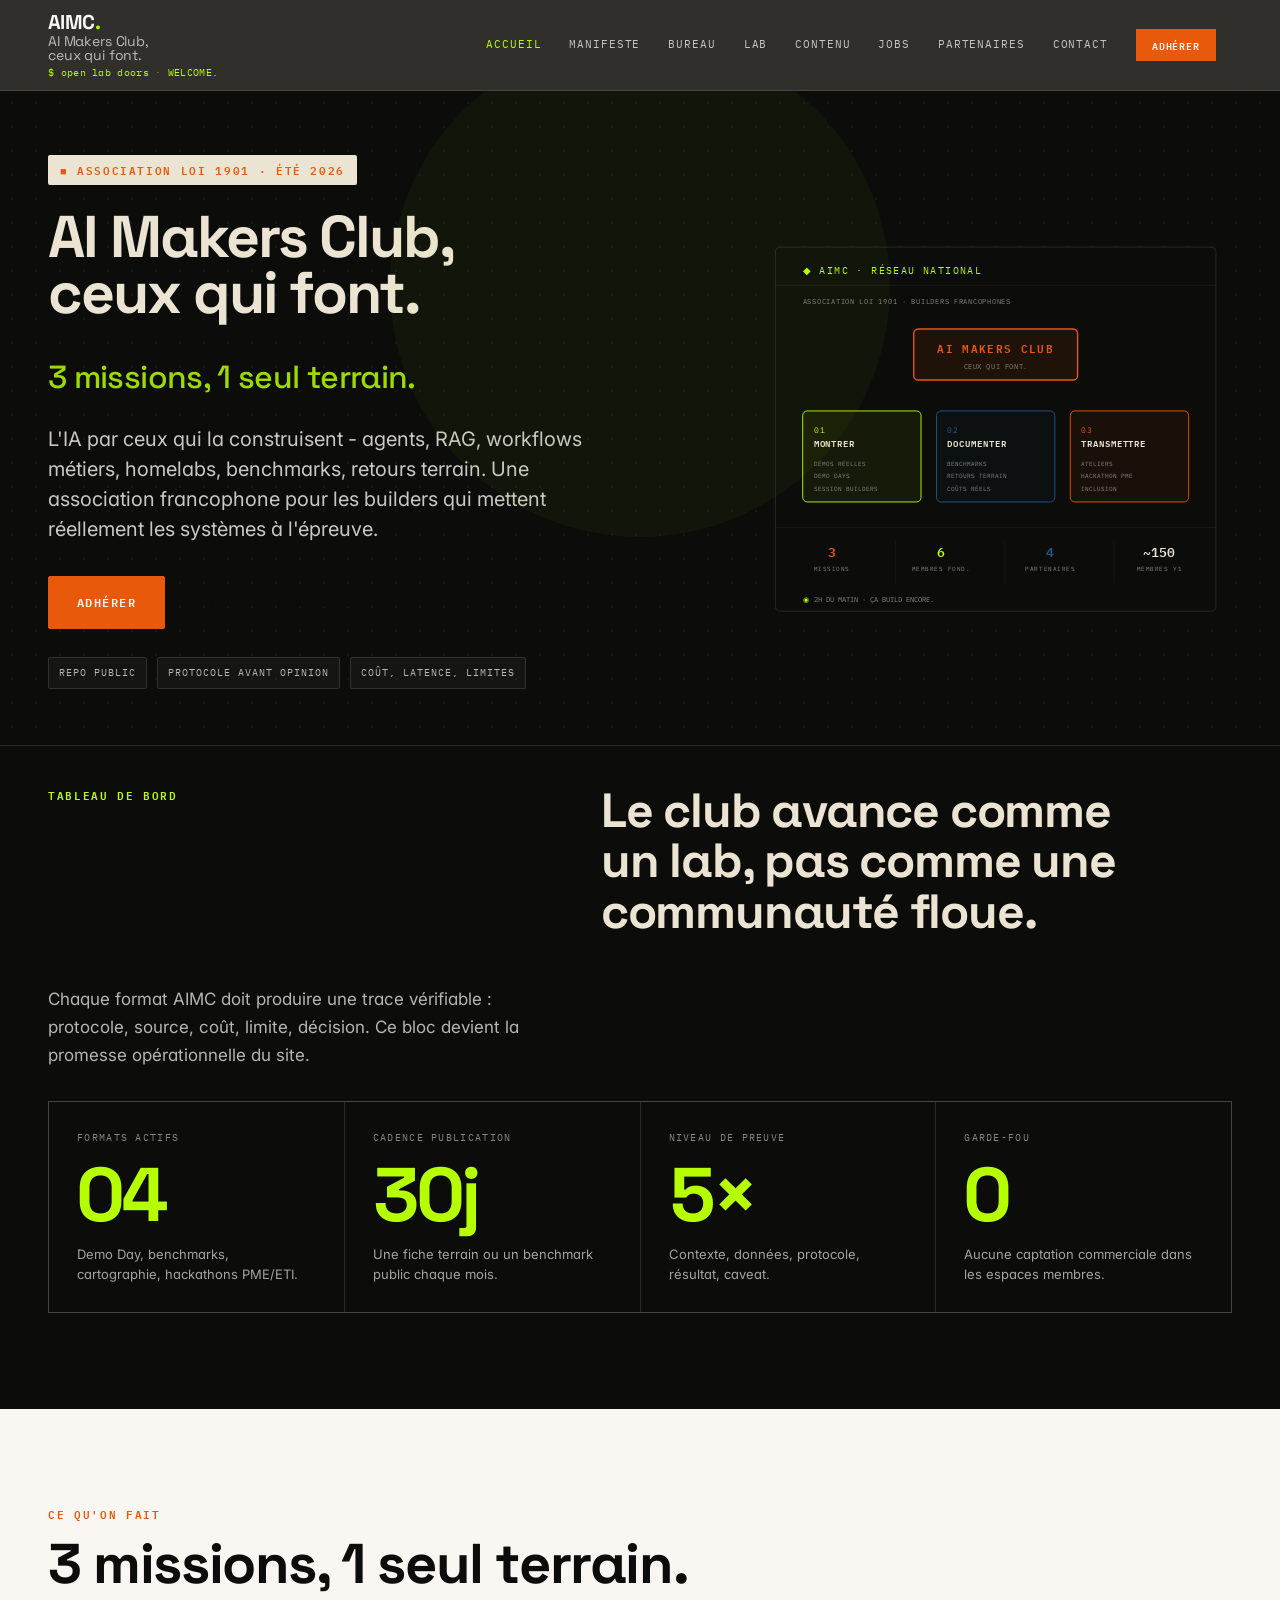
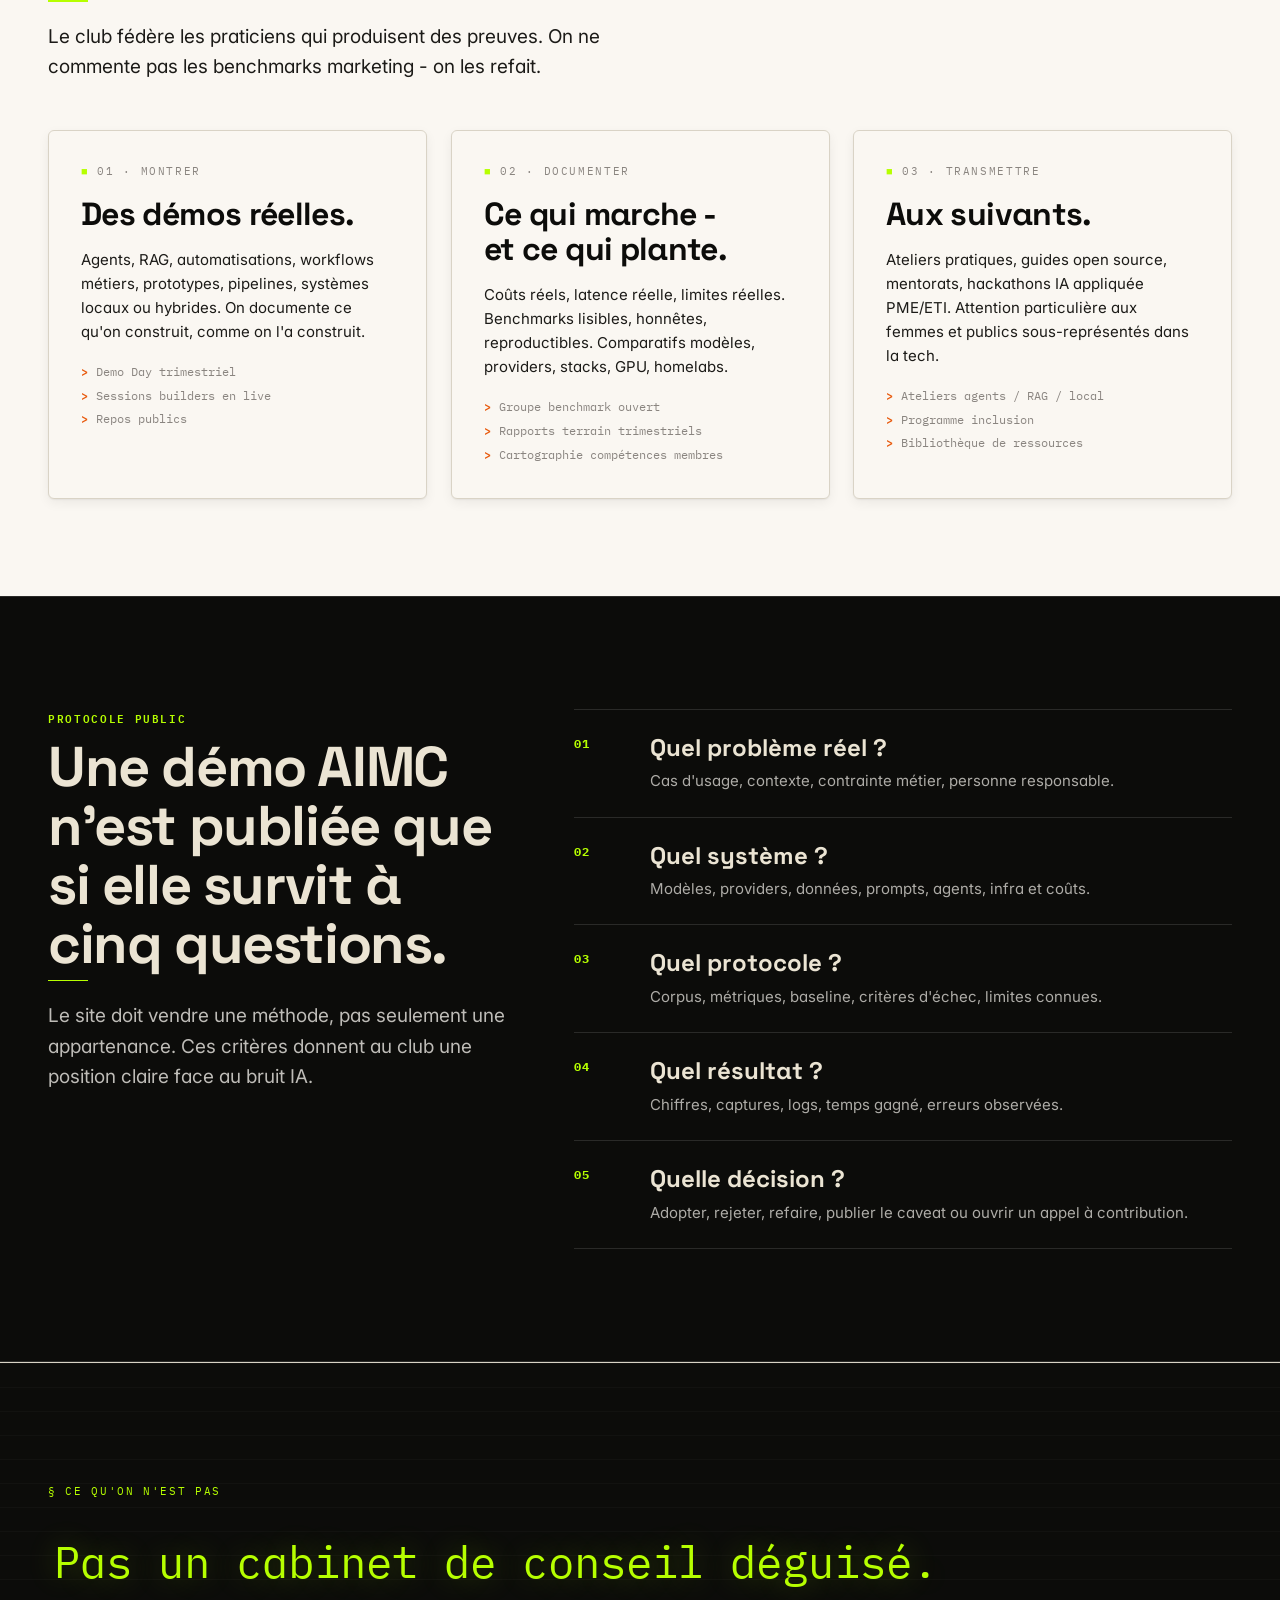
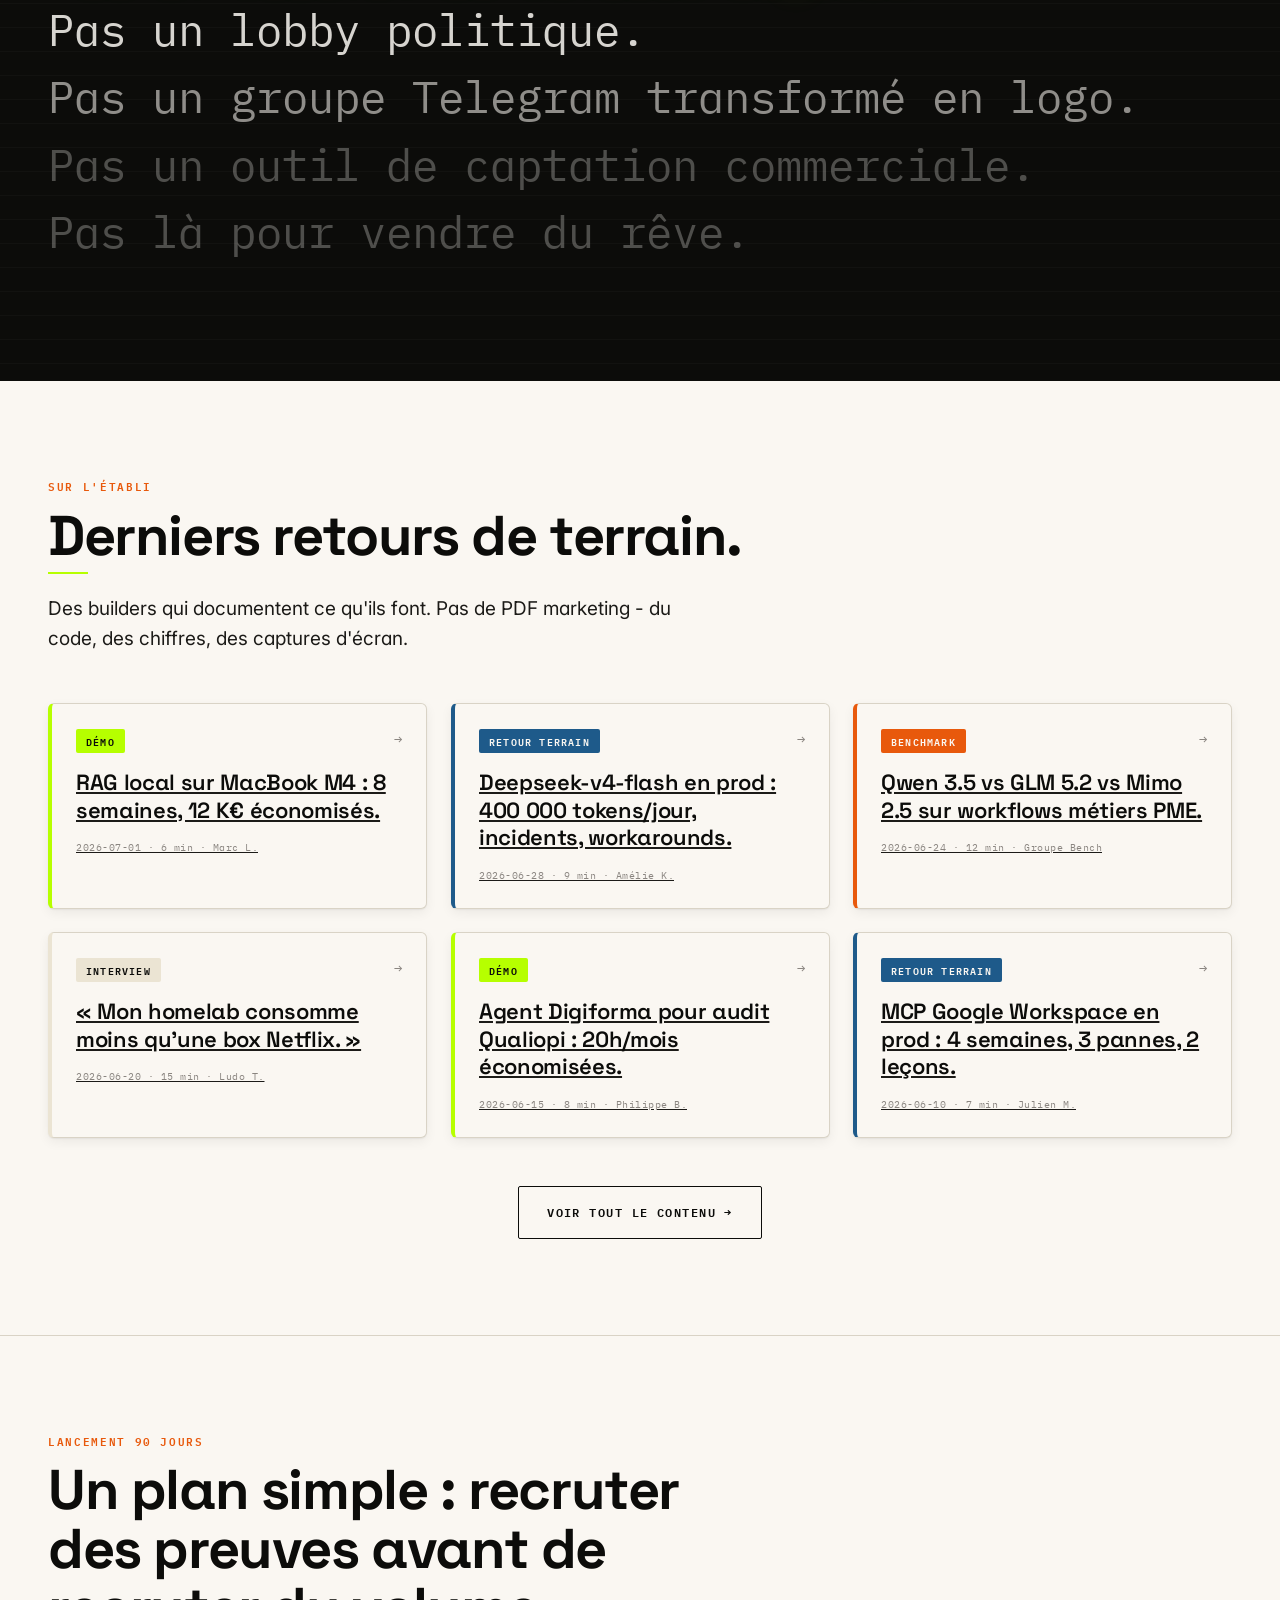
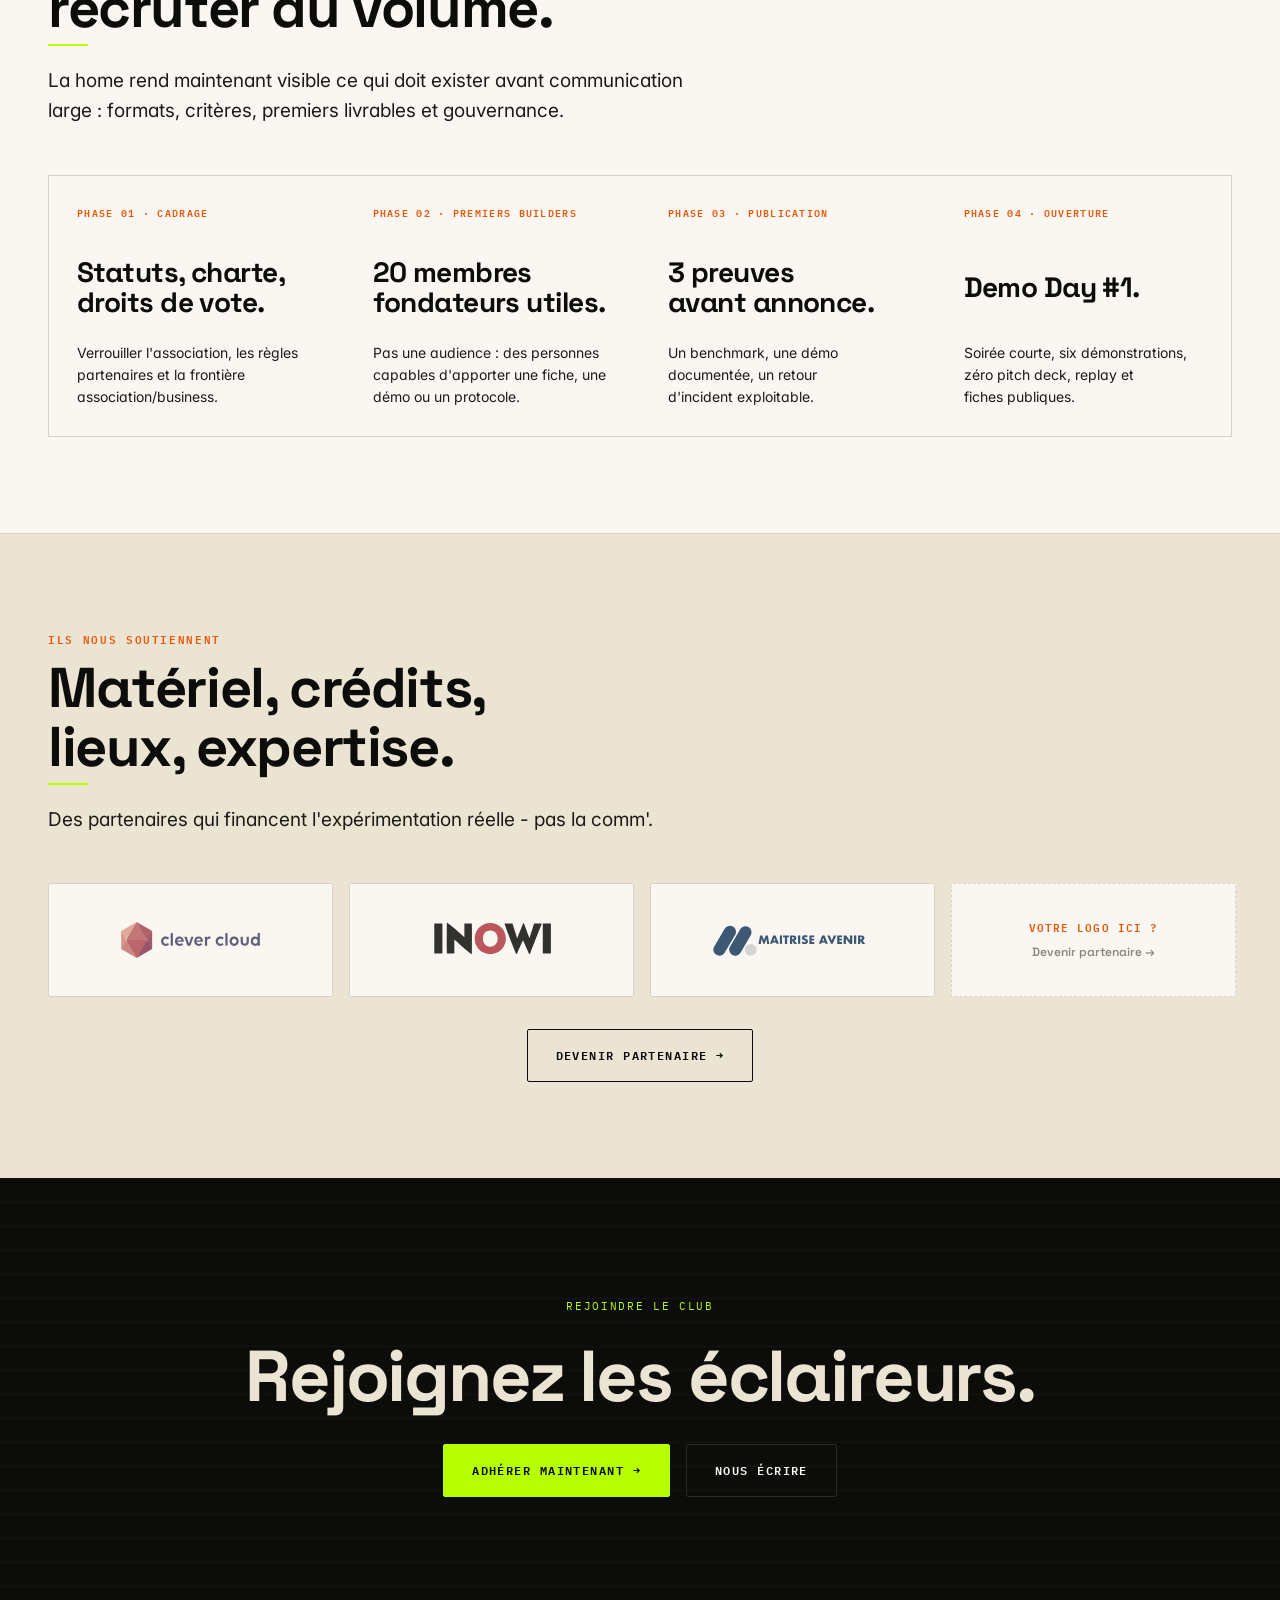
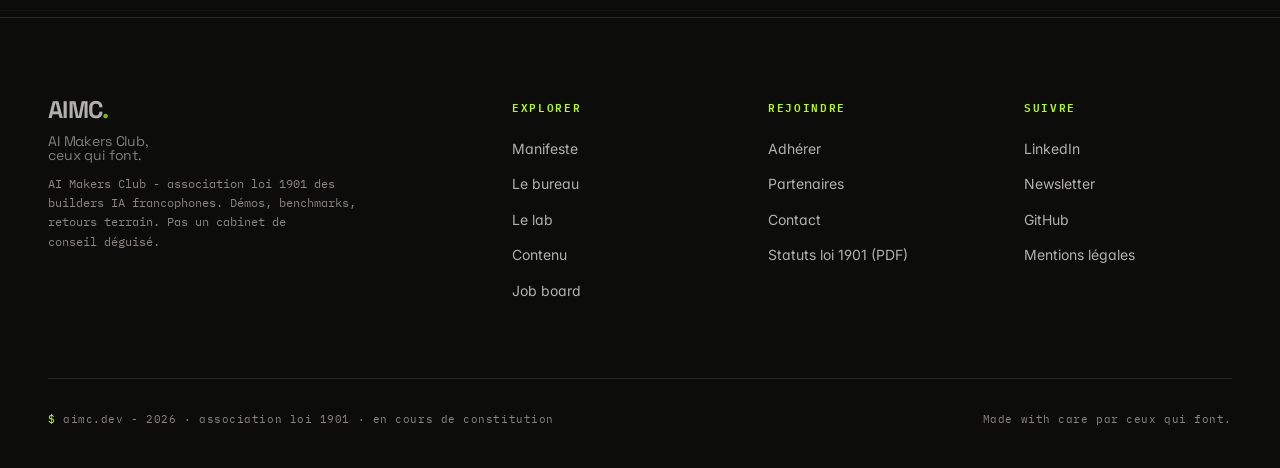
<file: index.html>
<!DOCTYPE html>
<html lang="fr"><head>
<meta charset="UTF-8">
<meta name="robots" content="noindex, nofollow">
<meta name="viewport" content="width=device-width,initial-scale=1.0">
<title>AIMC - AI Makers Club · Ceux qui font.</title>
<meta name="description" content="AI Makers Club - l'association loi 1901 des builders IA francophones. Démos, benchmarks, retours terrain. Pas un cabinet de conseil déguisé.">
<link rel="preconnect" href="https://fonts.gstatic.com" crossorigin>
<link href="https://fonts.googleapis.com/css2?family=Space+Grotesk:wght@300;400;500;600;700&family=Inter:wght@300;400;500;600;700;800;900&family=IBM+Plex+Mono:wght@300;400;500;600;700&display=swap" rel="stylesheet">
<link rel="stylesheet" href="assets/style.css">
<link rel="stylesheet" href="assets/motion.css">
</head>
<body>

<header class="site-header" data-header></header>

<!-- HERO -->
<section class="hero">
 <div class="container">
 <div class="hero-grid">
 <div class="hero-copy">
  <div class="kicker">■ Association loi 1901 · Été 2026</div>
 <h1>AI Makers Club,<br>ceux qui font.</h1>
    <p class="sub-motto">3 missions, 1 seul terrain.</p>
 <p class="sub">L'IA par ceux qui la construisent - agents, RAG, workflows métiers, homelabs, benchmarks, retours terrain. Une association francophone pour les builders qui mettent réellement les systèmes à l'épreuve.</p>

 <div class="actions">
 <a href="adherer.html" class="btn">Adhérer</a>
 <a href="manifeste.html" class="btn btn-outline">Lire le manifeste →</a>
 </div>
 <div class="hero-proof">
 <span>Repo public</span>
 <span>Protocole avant opinion</span>
 <span>Coût, latence, limites</span>
 </div>
 </div>
 <div class="hero-illus" id="hero-illus-slot" aria-hidden="true">
<svg id="illus-crt" xmlns="http://www.w3.org/2000/svg" viewBox="0 0 520 430" fill="none">
 <defs/>
 <!-- main panel -->
 <rect x="18" y="10" width="484" height="400" rx="5" fill="#0C0C0A" stroke="rgba(255,255,255,0.12)" stroke-width="1"/>

 <!-- header -->
 <text x="48" y="40" font-family="'IBM Plex Mono',monospace" font-size="11" fill="var(--lime)" letter-spacing="0.14em">
   <tspan fill="var(--lime)">◆</tspan><tspan dx="8">AIMC · RÉSEAU NATIONAL</tspan>
 </text>
 <line x1="18" y1="52" x2="502" y2="52" stroke="rgba(255,255,255,0.12)" stroke-width="0.5"/>

 <!-- subtitle -->
 <text x="48" y="72" font-family="'IBM Plex Mono',monospace" font-size="8" fill="var(--mute)" letter-spacing="0.1em">ASSOCIATION LOI 1901 · BUILDERS FRANCOPHONES</text>

 <!-- hub card: AIMC central (orange accent) -->
 <rect x="170" y="100" width="180" height="56" rx="5" fill="rgba(232,89,12,0.08)" stroke="var(--orange)" stroke-width="1.5"/>
 <text x="260" y="126" font-family="'IBM Plex Mono',monospace" font-size="12" fill="var(--orange)" text-anchor="middle" letter-spacing="0.12em" font-weight="600">AI MAKERS CLUB</text>
 <text x="260" y="144" font-family="'IBM Plex Mono',monospace" font-size="8" fill="var(--mute)" text-anchor="middle" letter-spacing="0.08em">CEUX QUI FONT.</text>

 <!-- 3 mission cards below hub -->
 <rect x="48" y="190" width="130" height="100" rx="5" fill="rgba(182,255,0,0.06)" stroke="var(--lime)" stroke-width="1"/>
 <text x="60" y="214" font-family="'IBM Plex Mono',monospace" font-size="9" fill="var(--lime)" letter-spacing="0.12em">01</text>
 <text x="60" y="230" font-family="'IBM Plex Mono',monospace" font-size="10" fill="var(--beige)" letter-spacing="0.1em" font-weight="600">MONTRER</text>
 <text x="60" y="250" font-family="'IBM Plex Mono',monospace" font-size="7" fill="var(--mute)">DÉMOS RÉELLES</text>
 <text x="60" y="264" font-family="'IBM Plex Mono',monospace" font-size="7" fill="var(--mute)">DEMO DAYS</text>
 <text x="60" y="278" font-family="'IBM Plex Mono',monospace" font-size="7" fill="var(--mute)">SESSION BUILDERS</text>

 <rect x="195" y="190" width="130" height="100" rx="5" fill="rgba(30,90,138,0.06)" stroke="var(--blue)" stroke-width="1"/>
 <text x="207" y="214" font-family="'IBM Plex Mono',monospace" font-size="9" fill="var(--blue)" letter-spacing="0.12em">02</text>
 <text x="207" y="230" font-family="'IBM Plex Mono',monospace" font-size="10" fill="var(--beige)" letter-spacing="0.1em" font-weight="600">DOCUMENTER</text>
 <text x="207" y="250" font-family="'IBM Plex Mono',monospace" font-size="7" fill="var(--mute)">BENCHMARKS</text>
 <text x="207" y="264" font-family="'IBM Plex Mono',monospace" font-size="7" fill="var(--mute)">RETOURS TERRAIN</text>
 <text x="207" y="278" font-family="'IBM Plex Mono',monospace" font-size="7" fill="var(--mute)">COÛTS RÉELS</text>

 <rect x="342" y="190" width="130" height="100" rx="5" fill="rgba(232,89,12,0.06)" stroke="var(--orange)" stroke-width="1"/>
 <text x="354" y="214" font-family="'IBM Plex Mono',monospace" font-size="9" fill="var(--orange)" letter-spacing="0.12em">03</text>
 <text x="354" y="230" font-family="'IBM Plex Mono',monospace" font-size="10" fill="var(--beige)" letter-spacing="0.1em" font-weight="600">TRANSMETTRE</text>
 <text x="354" y="250" font-family="'IBM Plex Mono',monospace" font-size="7" fill="var(--mute)">ATELIERS</text>
 <text x="354" y="264" font-family="'IBM Plex Mono',monospace" font-size="7" fill="var(--mute)">HACKATHON PME</text>
 <text x="354" y="278" font-family="'IBM Plex Mono',monospace" font-size="7" fill="var(--mute)">INCLUSION</text>

 <!-- bottom: key stats row -->
 <line x1="18" y1="318" x2="502" y2="318" stroke="rgba(255,255,255,0.12)" stroke-width="0.5"/>

 <text x="80" y="350" font-family="'IBM Plex Mono',monospace" font-size="14" fill="var(--orange)" text-anchor="middle" font-weight="600">3</text>
 <text x="80" y="366" font-family="'IBM Plex Mono',monospace" font-size="7" fill="var(--mute)" text-anchor="middle" letter-spacing="0.08em">MISSIONS</text>

 <line x1="150" y1="332" x2="150" y2="380" stroke="rgba(255,255,255,0.08)" stroke-width="0.5"/>

 <text x="200" y="350" font-family="'IBM Plex Mono',monospace" font-size="14" fill="var(--lime)" text-anchor="middle" font-weight="600">6</text>
 <text x="200" y="366" font-family="'IBM Plex Mono',monospace" font-size="7" fill="var(--mute)" text-anchor="middle" letter-spacing="0.08em">MEMBRES FOND.</text>

 <line x1="270" y1="332" x2="270" y2="380" stroke="rgba(255,255,255,0.08)" stroke-width="0.5"/>

 <text x="320" y="350" font-family="'IBM Plex Mono',monospace" font-size="14" fill="var(--blue)" text-anchor="middle" font-weight="600">4</text>
 <text x="320" y="366" font-family="'IBM Plex Mono',monospace" font-size="7" fill="var(--mute)" text-anchor="middle" letter-spacing="0.08em">PARTENAIRES</text>

 <line x1="390" y1="332" x2="390" y2="380" stroke="rgba(255,255,255,0.08)" stroke-width="0.5"/>

 <text x="440" y="350" font-family="'IBM Plex Mono',monospace" font-size="14" fill="var(--beige)" text-anchor="middle" font-weight="600">~150</text>
 <text x="440" y="366" font-family="'IBM Plex Mono',monospace" font-size="7" fill="var(--mute)" text-anchor="middle" letter-spacing="0.08em">MEMBRES Y1</text>

 <!-- caption -->
 <text x="48" y="400" font-family="'IBM Plex Mono',monospace" font-size="8" fill="var(--mute)">
   <tspan fill="var(--lime)">◉</tspan><tspan dx="6">2H DU MATIN · ÇA BUILD ENCORE.</tspan>
 </text>
</svg>
 </div>
 </div>
 </div>
</section>

<!-- TABLEAU DE BORD -->
<section class="ops-board">
 <div class="container">
 <div class="ops-head">
 <div class="kicker">Tableau de bord</div>
 <h2>Le club avance comme un lab, pas comme une communauté floue.</h2>
 <p>Chaque format AIMC doit produire une trace vérifiable : protocole, source, coût, limite, décision. Ce bloc devient la promesse opérationnelle du site.</p>
 </div>
 <div class="ops-grid">
 <article class="ops-metric">
 <span class="metric-label">formats actifs</span>
 <strong>04</strong>
 <p>Demo Day, benchmarks, cartographie, hackathons PME/ETI.</p>
 </article>
 <article class="ops-metric">
 <span class="metric-label">cadence publication</span>
 <strong>30j</strong>
 <p>Une fiche terrain ou un benchmark public chaque mois.</p>
 </article>
 <article class="ops-metric">
 <span class="metric-label">niveau de preuve</span>
 <strong>5×</strong>
 <p>Contexte, données, protocole, résultat, caveat.</p>
 </article>
 <article class="ops-metric">
 <span class="metric-label">garde-fou</span>
 <strong>0</strong>
 <p>Aucune captation commerciale dans les espaces membres.</p>
 </article>
 </div>
 </div>
</section>

<!-- 3 PILIERS -->
<section class="paper">
 <div class="container">
 <div class="sec-head">
 <div class="kicker">Ce qu'on fait</div>
 <h2>3 missions, 1 seul terrain.</h2>
 <p>Le club fédère les praticiens qui produisent des preuves. On ne commente pas les benchmarks marketing - on les refait.</p>
 </div>
 <div class="piliers">
 <div class="pilier">
 <div class="num">01 · Montrer</div>
 <h3>Des démos réelles.</h3>
 <p>Agents, RAG, automatisations, workflows métiers, prototypes, pipelines, systèmes locaux ou hybrides. On documente ce qu'on construit, comme on l'a construit.</p>
 <ul>
 <li>Demo Day trimestriel</li>
 <li>Sessions builders en live</li>
 <li>Repos publics</li>
 </ul>
 </div>
 <div class="pilier">
 <div class="num">02 · Documenter</div>
 <h3>Ce qui marche - et ce qui plante.</h3>
 <p>Coûts réels, latence réelle, limites réelles. Benchmarks lisibles, honnêtes, reproductibles. Comparatifs modèles, providers, stacks, GPU, homelabs.</p>
 <ul>
 <li>Groupe benchmark ouvert</li>
 <li>Rapports terrain trimestriels</li>
 <li>Cartographie compétences membres</li>
 </ul>
 </div>
 <div class="pilier">
 <div class="num">03 · Transmettre</div>
 <h3>Aux suivants.</h3>
 <p>Ateliers pratiques, guides open source, mentorats, hackathons IA appliquée PME/ETI. Attention particulière aux femmes et publics sous-représentés dans la tech.</p>
 <ul>
 <li>Ateliers agents / RAG / local</li>
 <li>Programme inclusion</li>
 <li>Bibliothèque de ressources</li>
 </ul>
 </div>
 </div>
 </div>
</section>

<!-- PROTOCOLE DE PREUVE -->
<section class="proof-lab dark">
 <div class="container">
 <div class="proof-grid">
 <div class="sec-head">
 <div class="kicker">Protocole public</div>
 <h2>Une démo AIMC n'est publiée que si elle survit à cinq questions.</h2>
 <p>Le site doit vendre une méthode, pas seulement une appartenance. Ces critères donnent au club une position claire face au bruit IA.</p>
 </div>
 <ol class="proof-steps" aria-label="Critères de preuve AIMC">
 <li><span>01</span><strong>Quel problème réel ?</strong><p>Cas d'usage, contexte, contrainte métier, personne responsable.</p></li>
 <li><span>02</span><strong>Quel système ?</strong><p>Modèles, providers, données, prompts, agents, infra et coûts.</p></li>
 <li><span>03</span><strong>Quel protocole ?</strong><p>Corpus, métriques, baseline, critères d'échec, limites connues.</p></li>
 <li><span>04</span><strong>Quel résultat ?</strong><p>Chiffres, captures, logs, temps gagné, erreurs observées.</p></li>
 <li><span>05</span><strong>Quelle décision ?</strong><p>Adopter, rejeter, refaire, publier le caveat ou ouvrir un appel à contribution.</p></li>
 </ol>
 </div>
 </div>
</section>

<hr class="rule">

<!-- BANDEAU NÉGATIF (assertions) - interactif au scroll -->
<section class="banner-neg" id="neg-banner">
 <div class="container">
 <div class="kicker">§ Ce qu'on n'est pas</div>
 <p class="neg" id="neg-list">
 <span class="neg-line" data-i="0">Pas un cabinet de conseil déguisé.</span>
 <span class="neg-line" data-i="1">Pas un lobby politique.</span>
 <span class="neg-line" data-i="2">Pas un groupe Telegram transformé en logo.</span>
 <span class="neg-line" data-i="3">Pas un outil de captation commerciale.</span>
 <span class="neg-line" data-i="4">Pas là pour vendre du rêve.</span>
 </p>
 </div>
</section>

<!-- DERNIERS CONTENUS -->
<section class="paper">
 <div class="container">
 <div class="sec-head">
 <div class="kicker">Sur l'établi</div>
 <h2>Derniers retours de terrain.</h2>
 <p>Des builders qui documentent ce qu'ils font. Pas de PDF marketing - du code, des chiffres, des captures d'écran.</p>
 </div>
 <div class="grid-content">
 <a href="#" class="card-content">
 <span class="tag">Démo</span>
 <h4>RAG local sur MacBook M4 : 8 semaines, 12 K€ économisés.</h4>
 <div class="meta">2026-07-01 · 6 min · Marc L.</div>
 </a>
 <a href="#" class="card-content">
 <span class="tag blue">Retour terrain</span>
 <h4>Deepseek-v4-flash en prod : 400 000 tokens/jour, incidents, workarounds.</h4>
 <div class="meta">2026-06-28 · 9 min · Amélie K.</div>
 </a>
 <a href="#" class="card-content">
 <span class="tag orange">Benchmark</span>
 <h4>Qwen 3.5 vs GLM 5.2 vs Mimo 2.5 sur workflows métiers PME.</h4>
 <div class="meta">2026-06-24 · 12 min · Groupe Bench</div>
 </a>
 <a href="#" class="card-content">
 <span class="tag beige">Interview</span>
 <h4>« Mon homelab consomme moins qu'une box Netflix. »</h4>
 <div class="meta">2026-06-20 · 15 min · Ludo T.</div>
 </a>
 <a href="#" class="card-content">
 <span class="tag">Démo</span>
 <h4>Agent Digiforma pour audit Qualiopi : 20h/mois économisées.</h4>
 <div class="meta">2026-06-15 · 8 min · Philippe B.</div>
 </a>
 <a href="#" class="card-content">
 <span class="tag blue">Retour terrain</span>
 <h4>MCP Google Workspace en prod : 4 semaines, 3 pannes, 2 leçons.</h4>
 <div class="meta">2026-06-10 · 7 min · Julien M.</div>
 </a>
 </div>
 <div style="margin-top:48px;text-align:center;">
 <a href="contenu.html" class="btn btn-outline">Voir tout le contenu →</a>
 </div>
 </div>
</section>

<!-- PIPELINE PUBLIC -->
<section class="paper launch-plan">
 <div class="container">
 <div class="sec-head">
 <div class="kicker">Lancement 90 jours</div>
 <h2>Un plan simple : recruter des preuves avant de recruter du volume.</h2>
 <p>La home rend maintenant visible ce qui doit exister avant communication large : formats, critères, premiers livrables et gouvernance.</p>
 </div>
 <div class="timeline">
 <article>
 <span>Phase 01 · cadrage</span>
 <h3>Statuts, charte, droits de vote.</h3>
 <p>Verrouiller l'association, les règles partenaires et la frontière association/business.</p>
 </article>
 <article>
 <span>Phase 02 · premiers builders</span>
 <h3>20 membres fondateurs utiles.</h3>
 <p>Pas une audience : des personnes capables d'apporter une fiche, une démo ou un protocole.</p>
 </article>
 <article>
 <span>Phase 03 · publication</span>
 <h3>3 preuves avant annonce.</h3>
 <p>Un benchmark, une démo documentée, un retour d'incident exploitable.</p>
 </article>
 <article>
 <span>Phase 04 · ouverture</span>
 <h3>Demo Day #1.</h3>
 <p>Soirée courte, six démonstrations, zéro pitch deck, replay et fiches publiques.</p>
 </article>
 </div>
 </div>
</section>

<!-- PARTENAIRES -->
<section class="beige">
 <div class="container">
 <div class="sec-head">
 <div class="kicker">Ils nous soutiennent</div>
 <h2>Matériel, crédits, lieux, expertise.</h2>
 <p>Des partenaires qui financent l'expérimentation réelle - pas la comm'.</p>
 </div>
 <div class="partners">
 <div class="partner" title="Clever Cloud"><img src="assets/logos/clevercloud.svg" alt="Clever Cloud" style="height:36px;"></div>
 <div class="partner" title="INOWI"><img src="assets/logos/inowi.svg" alt="INOWI" style="height:48px;"></div>
 <div class="partner" title="Maîtrise Avenir"><img src="assets/logos/maitrise-avenir.svg" alt="Maîtrise Avenir" style="height:42px;"></div>
 <a href="partenaires.html" class="partner" title="Devenir partenaire" style="flex-direction:column;gap:8px;text-decoration:none;border-style:dashed;">
 <span style="font-family:'IBM Plex Mono',monospace;font-size:11px;letter-spacing:.1em;text-transform:uppercase;color:var(--orange);">Votre logo ici ?</span>
 <span style="font-size:12px;color:var(--mute);">Devenir partenaire →</span>
 </a>
 </div>
 <div style="margin-top:32px;text-align:center;">
 <a href="partenaires.html" class="btn btn-outline">Devenir partenaire →</a>
 </div>
 </div>
</section>

<!-- CTA FINAL -->
<section class="cta-final">
 <div class="container">
 <div class="kicker">Rejoindre le club</div>
 <h2>Rejoignez les éclaireurs.</h2>
 <div class="actions">
 <a href="adherer.html" class="btn btn-lime">Adhérer maintenant →</a>
 <a href="contact.html" class="btn btn-ghost">Nous écrire</a>
 </div>
 </div>
</section>

<!-- Sticky mobile CTA -->
<div class="cta-sticky"><a href="adherer.html" class="btn btn-lime">Adhérer →</a></div>

<footer class="site-footer" data-footer></footer>

<script src="assets/partials.js"></script>
</body>
</html>
</file>
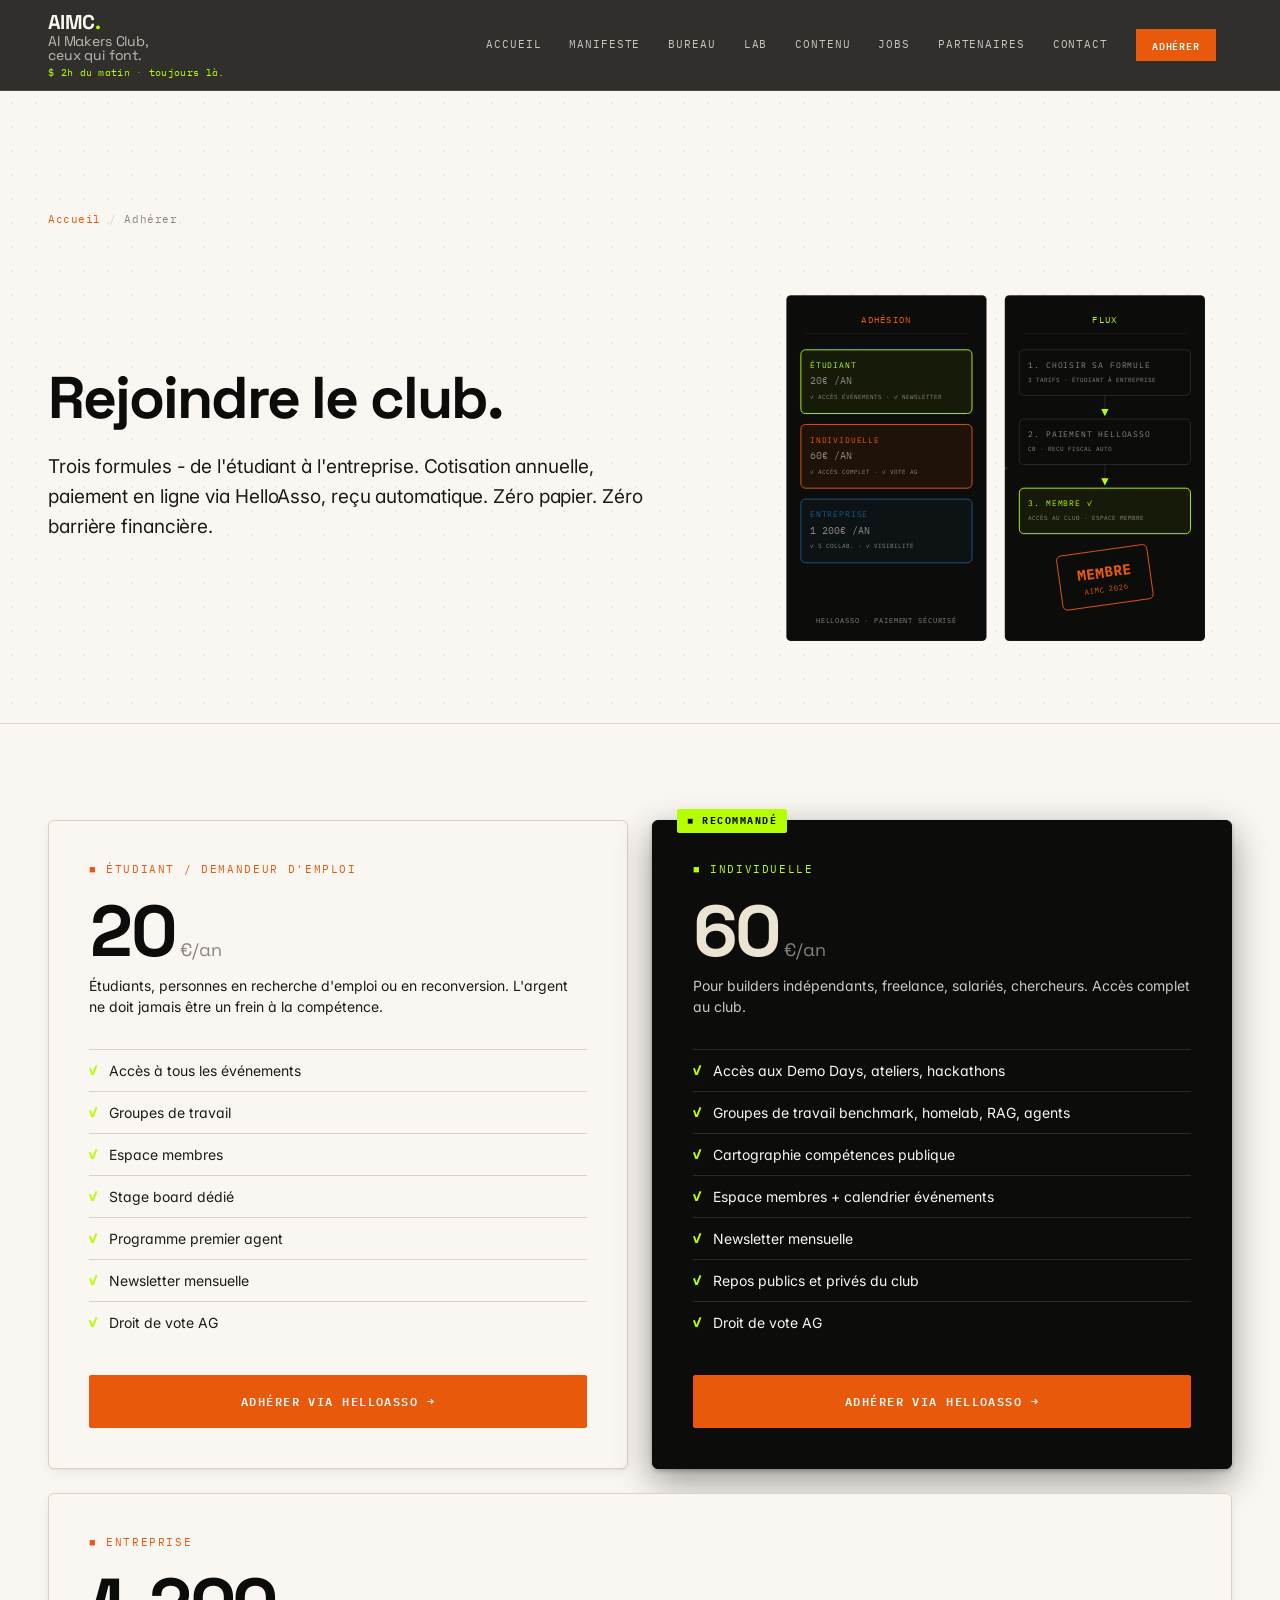
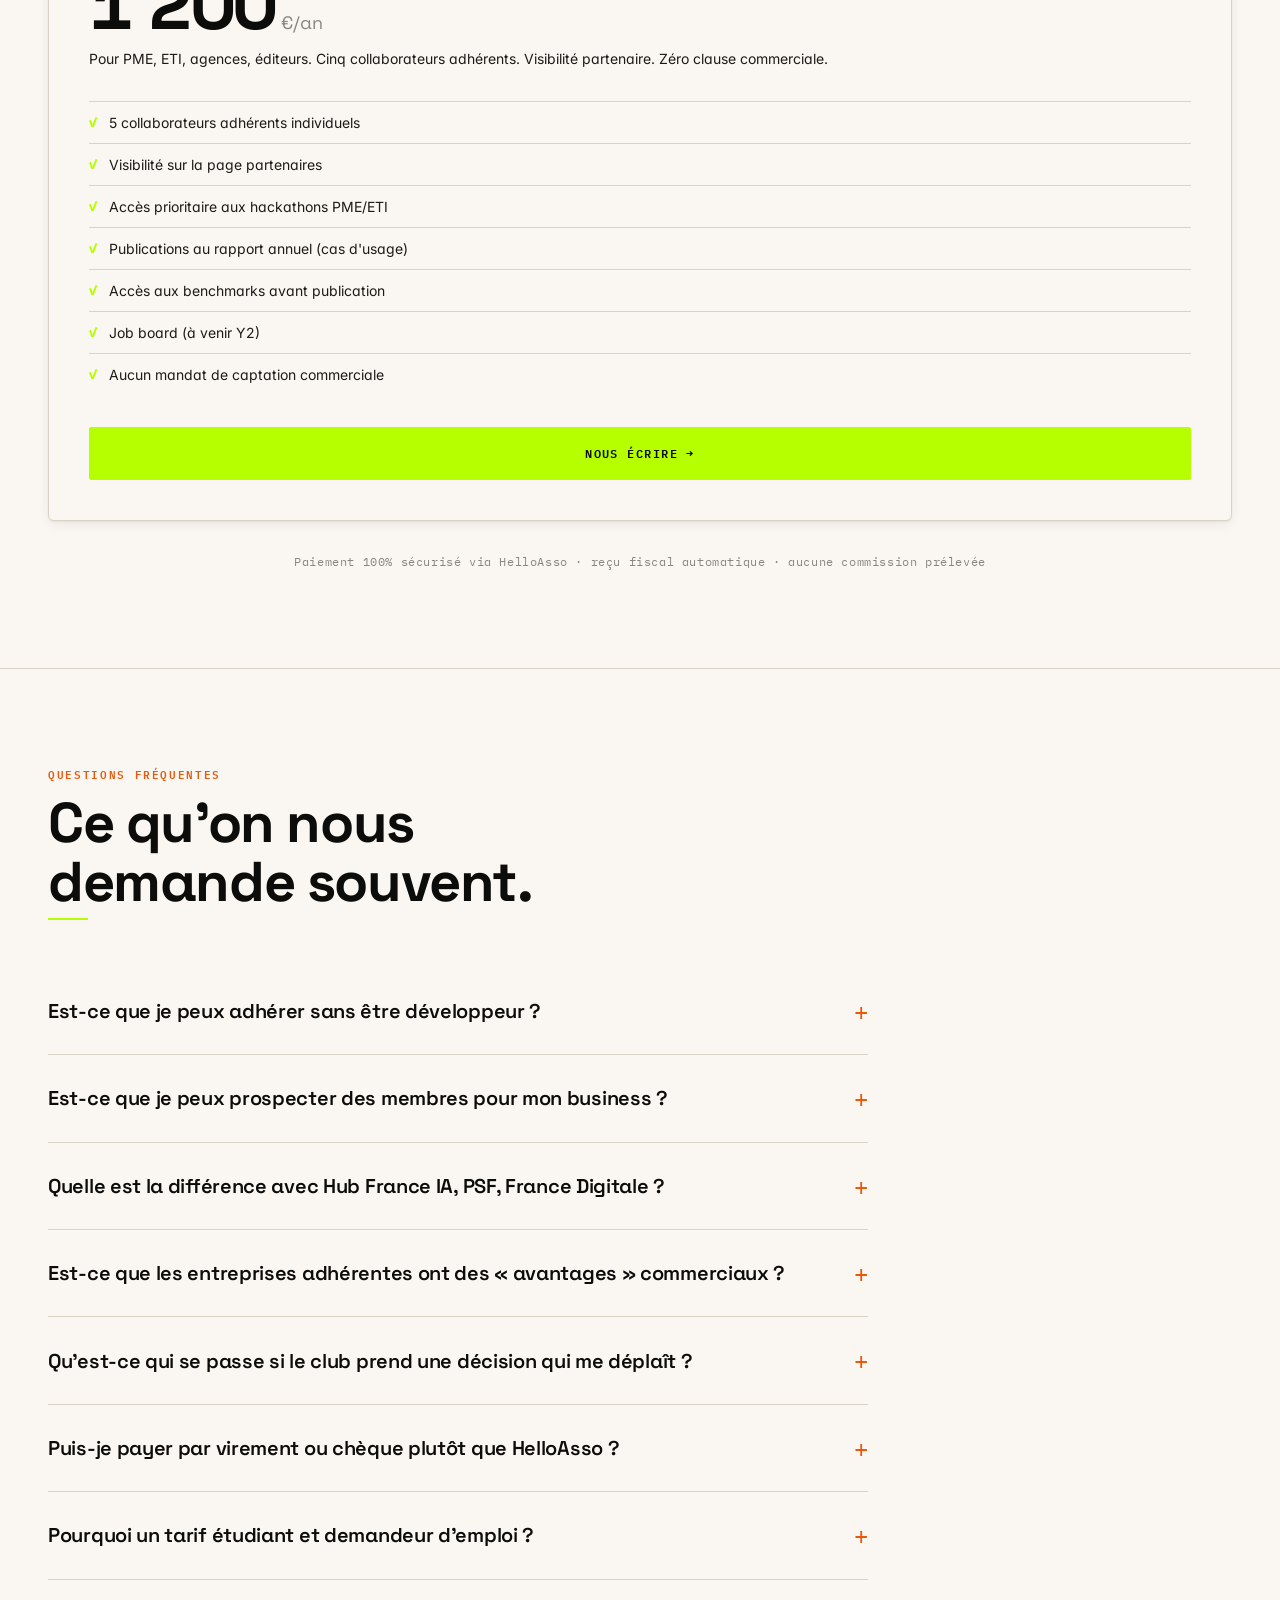
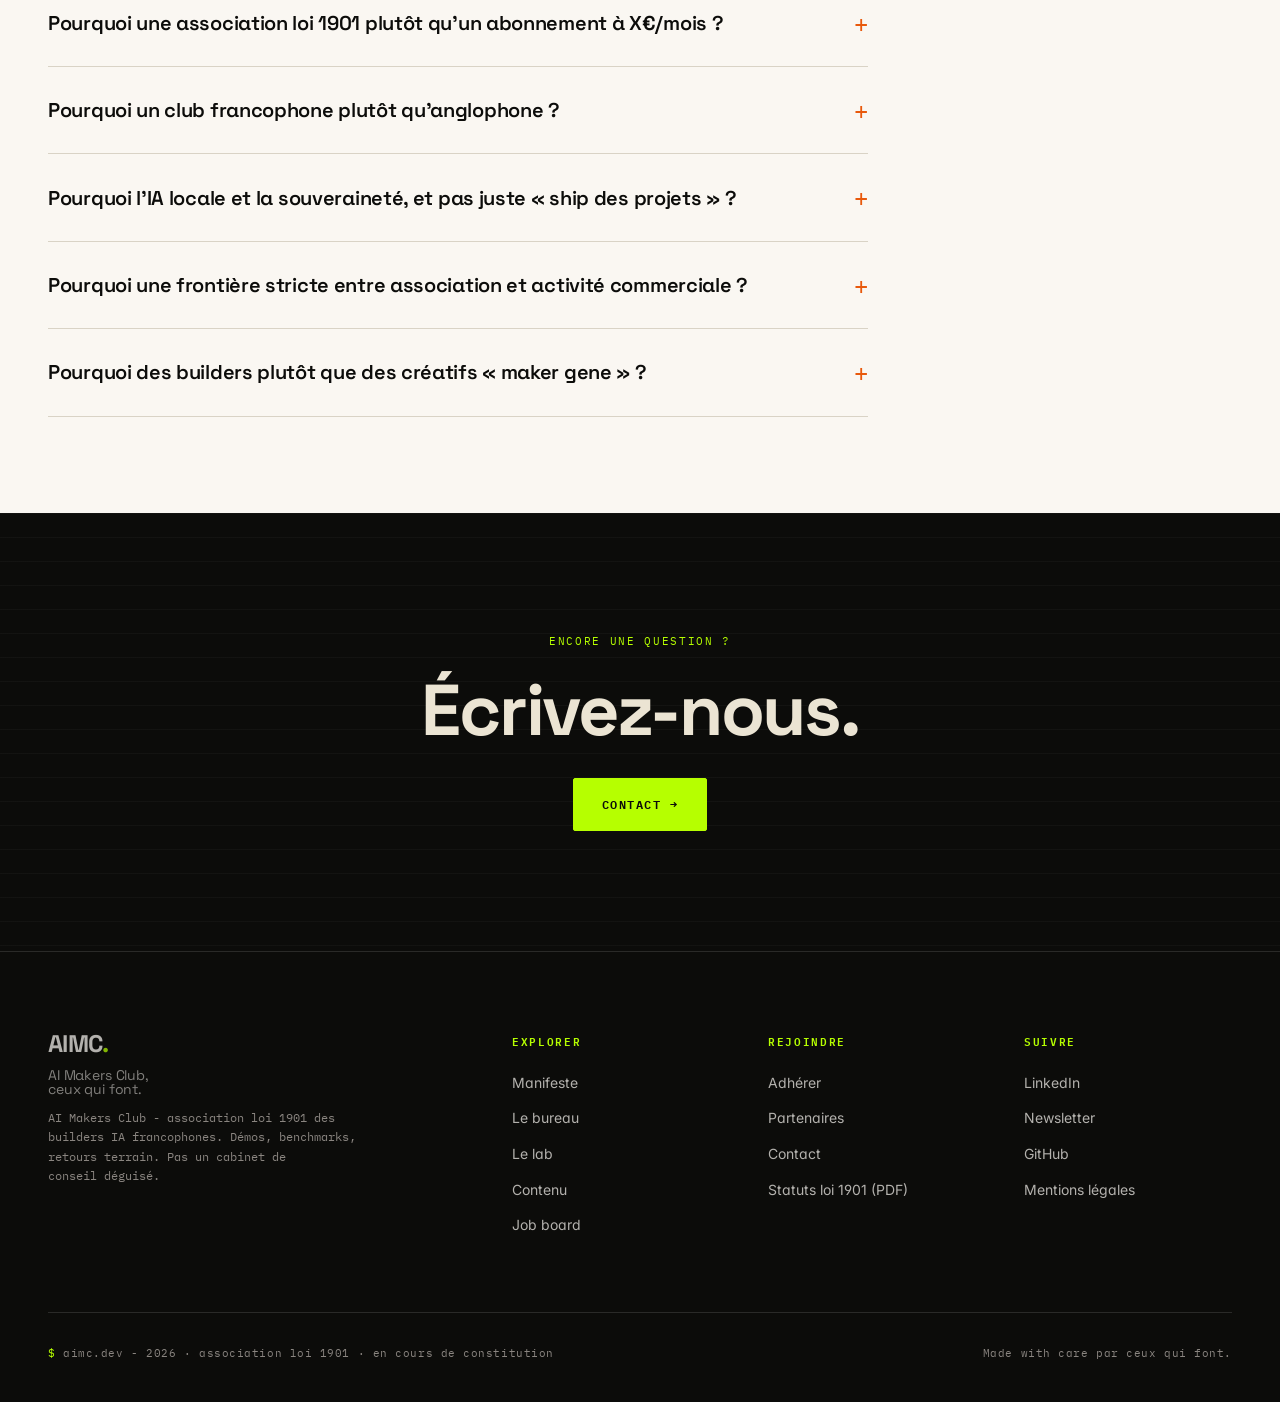
<file: adherer.html>
<!DOCTYPE html>
<html lang="fr"><head>
<meta charset="UTF-8">
<meta name="robots" content="noindex, nofollow">
<meta name="viewport" content="width=device-width,initial-scale=1.0">
<title>Adhérer - AIMC</title>
<meta name="description" content="Rejoindre l'AI Makers Club - 3 formules : étudiant/demandeur d'emploi, individuel, entreprise. Paiement via HelloAsso.">
<link rel="preconnect" href="https://fonts.gstatic.com" crossorigin>
<link href="https://fonts.googleapis.com/css2?family=Space+Grotesk:wght@300;400;500;600;700&family=Inter:wght@300;400;500;600;700;800;900&family=IBM+Plex+Mono:wght@300;400;500;600;700&display=swap" rel="stylesheet">
<link rel="stylesheet" href="assets/style.css">
<link rel="stylesheet" href="assets/motion.css">
</head>
<body>

<header class="site-header" data-header></header>

<section class="page-hero">
 <div class="container">
 <div class="breadcrumb"><a href="index.html">Accueil</a><span class="sep">/</span>Adhérer</div>
 <div class="hero-grid">
 <div class="hero-copy">
 <h1>Rejoindre le club.</h1>
 <p class="lead">Trois formules - de l'étudiant à l'entreprise. Cotisation annuelle, paiement en ligne via HelloAsso, reçu automatique. Zéro papier. Zéro barrière financière.</p>
 </div>
 <div class="hero-illus" id="hero-illus-slot" aria-hidden="true">
  <svg id="illus-adherer" xmlns="http://www.w3.org/2000/svg" viewBox="0 0 520 420" fill="none">
   <defs/>

   <!-- panel: two-column flow Tapestry style -->
   <!-- left panel: MEMBERSHIP tiers -->
   <rect x="30" y="20" width="220" height="380" rx="5" fill="#0C0C0A" stroke="rgba(255,255,255,0.12)" stroke-width="1"/>
   <text x="140" y="50" font-family="'IBM Plex Mono',monospace" font-size="10" fill="var(--orange)" text-anchor="middle" letter-spacing="0.14em">ADHÉSION</text>
   <line x1="50" y1="62" x2="230" y2="62" stroke="rgba(255,255,255,0.12)" stroke-width="0.5"/>

   <!-- tier cards -->
   <rect x="46" y="80" width="188" height="70" rx="5" fill="rgba(182,255,0,0.06)" stroke="var(--lime)" stroke-width="1"/>
   <text x="56" y="100" font-family="'IBM Plex Mono',monospace" font-size="9" fill="var(--lime)" letter-spacing="0.1em">ÉTUDIANT</text>
   <text x="56" y="118" font-family="'IBM Plex Mono',monospace" font-size="11" fill="var(--mute)">20€ /AN</text>
   <text x="56" y="134" font-family="'IBM Plex Mono',monospace" font-size="7" fill="var(--mute)">✓ ACCÈS ÉVÉNEMENTS · ✓ NEWSLETTER</text>

   <rect x="46" y="162" width="188" height="70" rx="5" fill="rgba(232,89,12,0.08)" stroke="var(--orange)" stroke-width="1"/>
   <text x="56" y="182" font-family="'IBM Plex Mono',monospace" font-size="9" fill="var(--orange)" letter-spacing="0.1em">INDIVIDUELLE</text>
   <text x="56" y="200" font-family="'IBM Plex Mono',monospace" font-size="11" fill="var(--mute)">60€ /AN</text>
   <text x="56" y="216" font-family="'IBM Plex Mono',monospace" font-size="7" fill="var(--mute)">✓ ACCÈS COMPLET · ✓ VOTE AG</text>

   <rect x="46" y="244" width="188" height="70" rx="5" fill="rgba(30,90,138,0.08)" stroke="var(--blue)" stroke-width="1"/>
   <text x="56" y="264" font-family="'IBM Plex Mono',monospace" font-size="9" fill="var(--blue)" letter-spacing="0.1em">ENTREPRISE</text>
   <text x="56" y="282" font-family="'IBM Plex Mono',monospace" font-size="11" fill="var(--mute)">1 200€ /AN</text>
   <text x="56" y="298" font-family="'IBM Plex Mono',monospace" font-size="7" fill="var(--mute)">✓ 5 COLLAB. · ✓ VISIBILITÉ</text>

   <!-- footnote -->
   <text x="140" y="380" font-family="'IBM Plex Mono',monospace" font-size="8" fill="var(--mute)" text-anchor="middle" letter-spacing="0.12em">HELLOASSO · PAIEMENT SÉCURISÉ</text>

   <!-- right panel: flow step -->
   <rect x="270" y="20" width="220" height="380" rx="5" fill="#0C0C0A" stroke="rgba(255,255,255,0.12)" stroke-width="1"/>
   <text x="380" y="50" font-family="'IBM Plex Mono',monospace" font-size="10" fill="var(--lime)" text-anchor="middle" letter-spacing="0.14em">FLUX</text>
   <line x1="290" y1="62" x2="470" y2="62" stroke="rgba(255,255,255,0.12)" stroke-width="0.5"/>

   <!-- step cards -->
   <rect x="286" y="80" width="188" height="50" rx="5" fill="#0C0C0A" stroke="rgba(255,255,255,0.12)" stroke-width="1"/>
   <text x="296" y="100" font-family="'IBM Plex Mono',monospace" font-size="9" fill="var(--mute)" letter-spacing="0.1em">1. CHOISIR SA FORMULE</text>
   <text x="296" y="115" font-family="'IBM Plex Mono',monospace" font-size="7" fill="var(--mute)">3 TARIFS · ÉTUDIANT À ENTREPRISE</text>

   <path d="M380 130 L380 147" stroke="rgba(255,255,255,0.12)" stroke-width="1"/>
   <polygon points="376,145 380,153 384,145" fill="var(--lime)"/>

   <rect x="286" y="156" width="188" height="50" rx="5" fill="#0C0C0A" stroke="rgba(255,255,255,0.12)" stroke-width="1"/>
   <text x="296" y="176" font-family="'IBM Plex Mono',monospace" font-size="9" fill="var(--mute)" letter-spacing="0.1em">2. PAIEMENT HELLOASSO</text>
   <text x="296" y="191" font-family="'IBM Plex Mono',monospace" font-size="7" fill="var(--mute)">CB · RECU FISCAL AUTO</text>

   <path d="M380 206 L380 223" stroke="rgba(255,255,255,0.12)" stroke-width="1"/>
   <polygon points="376,221 380,229 384,221" fill="var(--lime)"/>

   <rect x="286" y="232" width="188" height="50" rx="5" fill="rgba(182,255,0,0.06)" stroke="var(--lime)" stroke-width="1"/>
   <text x="296" y="252" font-family="'IBM Plex Mono',monospace" font-size="9" fill="var(--lime)" letter-spacing="0.1em">3. MEMBRE ✓</text>
   <text x="296" y="267" font-family="'IBM Plex Mono',monospace" font-size="7" fill="var(--mute)">ACCÈS AU CLUB · ESPACE MEMBRE</text>

   <!-- stamp VALIDÉ -->
   <g class="a-stamp">
    <rect x="330" y="300" width="100" height="60" rx="5" fill="#0C0C0A" stroke="var(--orange)" stroke-width="1" transform="rotate(-8, 380, 330)"/>
    <text x="380" y="330" font-family="'IBM Plex Mono',monospace" font-size="16" fill="var(--orange)" text-anchor="middle" font-weight="700" transform="rotate(-8, 380, 330)">MEMBRE</text>
    <text x="380" y="346" font-family="'IBM Plex Mono',monospace" font-size="8" fill="var(--orange)" text-anchor="middle" letter-spacing="0.12em" transform="rotate(-8, 380, 330)">AIMC 2026</text>
   </g>

   <!-- connecting arrow between panels -->
   <path d="M250 210 L270 210" stroke="rgba(255,255,255,0.12)" stroke-width="1"/>
   <polygon points="266,206 274,210 266,214" fill="rgba(255,255,255,0.12)"/>
  </svg>
 </div>
 </div>
 </div>
</section>

<section class="paper">
 <div class="container">
 <div class="pricing" style="grid-template-columns:repeat(2,1fr);margin-bottom:24px;">

 <div class="plan">
 <div class="name">■ Étudiant / Demandeur d'emploi</div>
 <div class="price">20<span class="unit"> €/an</span></div>
 <p class="desc">Étudiants, personnes en recherche d'emploi ou en reconversion. L'argent ne doit jamais être un frein à la compétence.</p>
 <ul>
 <li>Accès à tous les événements</li>
 <li>Groupes de travail</li>
 <li>Espace membres</li>
 <li>Stage board dédié</li>
 <li>Programme premier agent</li>
 <li>Newsletter mensuelle</li>
 <li>Droit de vote AG</li>
 </ul>
 <a href="#" class="btn" style="width:100%;text-align:center;">Adhérer via HelloAsso →</a>
 </div>

 <div class="plan featured">
 <div class="name">■ Individuelle</div>
 <div class="price">60<span class="unit"> €/an</span></div>
 <p class="desc">Pour builders indépendants, freelance, salariés, chercheurs. Accès complet au club.</p>
 <ul>
 <li>Accès aux Demo Days, ateliers, hackathons</li>
 <li>Groupes de travail benchmark, homelab, RAG, agents</li>
 <li>Cartographie compétences publique</li>
 <li>Espace membres + calendrier événements</li>
 <li>Newsletter mensuelle</li>
 <li>Repos publics et privés du club</li>
 <li>Droit de vote AG</li>
 </ul>
 <a href="#" class="btn" style="width:100%;text-align:center;">Adhérer via HelloAsso →</a>
 </div>

 </div>

 <div class="pricing single">
 <div class="plan">
 <div class="name">■ Entreprise</div>
 <div class="price">1 200<span class="unit"> €/an</span></div>
 <p class="desc">Pour PME, ETI, agences, éditeurs. Cinq collaborateurs adhérents. Visibilité partenaire. Zéro clause commerciale.</p>
 <ul>
 <li>5 collaborateurs adhérents individuels</li>
 <li>Visibilité sur la page partenaires</li>
 <li>Accès prioritaire aux hackathons PME/ETI</li>
 <li>Publications au rapport annuel (cas d'usage)</li>
 <li>Accès aux benchmarks avant publication</li>
 <li>Job board (à venir Y2)</li>
 <li>Aucun mandat de captation commerciale</li>
 </ul>
 <a href="contact.html" class="btn btn-lime" style="width:100%;text-align:center;">Nous écrire →</a>
 </div>
 </div>

 <p style="text-align:center;margin-top:32px;font-family:'IBM Plex Mono',monospace;font-size:12px;color:var(--mute);letter-spacing:.05em;">Paiement 100% sécurisé via HelloAsso · reçu fiscal automatique · aucune commission prélevée</p>
 </div>
</section>

<hr class="rule">

<!-- FAQ -->
<section class="paper">
 <div class="container">
 <div class="sec-head">
 <div class="kicker">Questions fréquentes</div>
 <h2>Ce qu'on nous demande souvent.</h2>
 </div>

 <div class="faq-list">
 <div class="faq-item">
 <h4>Est-ce que je peux adhérer sans être développeur ?</h4>
 <p>Oui. On accueille profils techniques, métiers, chercheurs, indépendants, créatifs. Ce qui compte : que tu <strong>construises réellement</strong> - pas que tu commentes. Un chef de projet qui déploie un RAG avec son équipe est bienvenu ; un investisseur qui veut « comprendre l'écosystème » n'est pas la cible.</p>
 </div>
 <div class="faq-item">
 <h4>Est-ce que je peux prospecter des membres pour mon business ?</h4>
 <p>Non. C'est la règle la plus claire du club. Les activités commerciales entre membres sont possibles mais elles se font en dehors du cadre de l'asso, sans utiliser l'annuaire ou les canaux du club pour prospecter. On préserve la confiance interne - c'est ce qui rend l'espace utile.</p>
 </div>
 <div class="faq-item">
 <h4>Quelle est la différence avec Hub France IA, PSF, France Digitale ?</h4>
 <p>Ces structures sont excellentes pour l'écosystème institutionnel, la politique publique, le lobbying, les grandes entreprises. L'AIMC vise un cran plus bas et plus tranchant : les builders individuels qui produisent du code. On ne fait ni lobbying, ni relations publiques, ni éditorial généraliste. On documente ce qu'on fait avec les machines.</p>
 </div>
 <div class="faq-item">
 <h4>Est-ce que les entreprises adhérentes ont des « avantages » commerciaux ?</h4>
 <p>Visibilité oui (logo, cas d'usage au rapport annuel). Avantages commerciaux non. Le rôle du club n'est pas de mettre en relation client / prestataire. C'est de rendre visible la compétence terrain.</p>
 </div>
 <div class="faq-item">
 <h4>Qu'est-ce qui se passe si le club prend une décision qui me déplaît ?</h4>
 <p>Tu voteras contre à l'AG. Statuts loi 1901 classiques : une voix par adhérent individuel, un vote par entreprise adhérente. Le bureau est élu chaque juin. Rotation obligatoire de deux postes minimum par mandat.</p>
 </div>
 <div class="faq-item">
 <h4>Puis-je payer par virement ou chèque plutôt que HelloAsso ?</h4>
 <p>Non. Toutes les adhésions passent par HelloAsso, sans exception. Reçu automatique, traçabilité complète, zéro papier — c'est ce qui permet une trésorerie entièrement digitalisée et des comptes propres présentés en AG. Pas de chèque à encaisser, pas de virement à pointer à la main.</p>
 </div>
 <div class="faq-item">
 <h4>Pourquoi un tarif étudiant et demandeur d'emploi ?</h4>
 <p>Parce que la compétence n'a pas de prix - et qu'un étudiant qui construit un agent sur son portable vaut autant qu'un CTO dans une tour. Le tarif à 20€/an couvre l'assurance obligatoire de l'association. C'est un geste d'inclusivité, pas un prix d'appel. Si 20€ restent un frein, écris-nous : on trouve une solution.</p>
 </div>

 <!-- DIFFÉRENCIATION AIMC -->
 <div class="faq-item">
 <h4>Pourquoi une association loi 1901 plutôt qu'un abonnement à X€/mois ?</h4>
 <p>Parce qu'un club n'est pas un produit. On ne facture pas l'accès à un flux — on structure une communauté de pairs. Le modèle abonnement (X€/mois, SaaS, "club premium") te vend un service : contenu, briefs, meetups formatés, une relation client-prestataire. L'association te donne un cadre : des statuts, une gouvernance démocratique (une voix par membre), des comptes transparents, une assemblée générale qui élit un bureau. La cotisation annuelle (20€ à 60€) couvre les frais réels — assurance, serveur, événements. Ce n'est pas un prix d'entrée, c'est une contribution au collectif. La différence est philosophique : l'association est détenue par ses membres, pas par ses fondateurs.</p>
 </div>
 <div class="faq-item">
 <h4>Pourquoi un club francophone plutôt qu'anglophone ?</h4>
 <p>Parce que construire des systèmes d'IA dans sa langue naturelle change tout — et que les builders francophones sont sous-représentés dans les espaces anglophones. Un maker anglophone peut suivre un brief en anglais, lire 50 newsletters, participer à 3 communautés sans effort linguistique. Un builder francophone doit constamment traduire sa pensée, ses docs, ses échanges. L'AIMC retire ce filtre : on documente en français, on montre en français, on débat en français. Ça n'exclut pas l'anglais technique (les modèles, les papiers, les outils) — mais l'espace social est francophone. Pour les builders français, belges, suisses, québécois, maghrébins, ça veut dire un temps de réflexion réel, pas une traduction permanente.</p>
 </div>
 <div class="faq-item">
 <h4>Pourquoi l'IA locale et la souveraineté, et pas juste « ship des projets » ?</h4>
 <p>« Ship » est un mantra anglo-saxon valable : livrer vite, itérer, produire. Mais livrer en dépensant 50€/mois d'API fermées, sur des modèles qu'on ne contrôle pas, avec des données qui partent à l'étranger, ce n'est pas de la souveraineté — c'est de la consommation. L'AIMC ne dit pas « ne jamais utiliser d'API ». On dit : mesure ce que tu perds en dépendance, documente ce que tu gagnes en local, compare les coûts réels, évalue les risques. La souveraineté n'est pas un drapeau — c'est la capacité à comprendre ce que ton système fait, à le reproduire sans fournisseur verrouillé, et à choisir en connaissance de cause. C'est une compétence d'ingénieur, pas un positionnement politique.</p>
 </div>
 <div class="faq-item">
 <h4>Pourquoi une frontière stricte entre association et activité commerciale ?</h4>
 <p>Parce que c'est la condition de la confiance entre membres. Dans un club où l'adhésion coûte X€/mois, le modèle repose sur la rétention : le contenu est calibré pour que tu restes abonné, les rencontres sont orchestrées pour générer des leads, la communauté est un actif d'entreprise. Dans une association loi 1901, les statuts interdisent la captation commerciale. Les membres ne sont pas des prospects. Les partenaires ne sont pas des clients. La frontière n'est pas un détail juridique — c'est ce qui permet à un indépendant de partager honnêtement ce qui marche sans avoir peur de se faire piquer un client, et à un salarié de participer sans se faire solliciter. L'argent ne gouverne pas l'espace. C'est rare. C'est précieux. Et ça ne tient que si la règle est stricte.</p>
 </div>
 <div class="faq-item">
 <h4>Pourquoi des builders plutôt que des créatifs « maker gene » ?</h4>
 <p>La culture maker anglo-saxonne valorise la créativité individuelle : « build something cool », « ship fast », « maker spirit ». C'est une culture généreuse et inspirante. Mais elle est souvent portée par des profils design / produit / créatif, et recentrée sur l'objet fini — la démo, la fiche produit, le post viral. L'AIMC est portée par des profils engineering / systèmes : des personnes qui déploient, maintiennent, benchmarkent, réparent, automatisent. Pas des makers de démos — des opérateurs de production. La différence est tangible : un maker fait une belle démo, le lendemain il passe à autre chose. Un builder déploie en prod, et il vit avec les conséquences pendant des mois. Les deux sont légitimes. Mais le club a choisi son camp : les architectes du quotidien, pas les créateurs du week-end.</p>
 </div>
 </div>
 </div>
</section>

<section class="cta-final">
 <div class="container">
 <div class="kicker">Encore une question ?</div>
 <h2>Écrivez-nous.</h2>
 <div class="actions">
 <a href="contact.html" class="btn btn-lime">Contact →</a>
 </div>
 </div>
</section>

<div class="cta-sticky"><a href="#" class="btn btn-lime">Adhérer via HelloAsso →</a></div>

<footer class="site-footer" data-footer></footer>

<script src="assets/partials.js"></script>
</body>
</html>
</file>
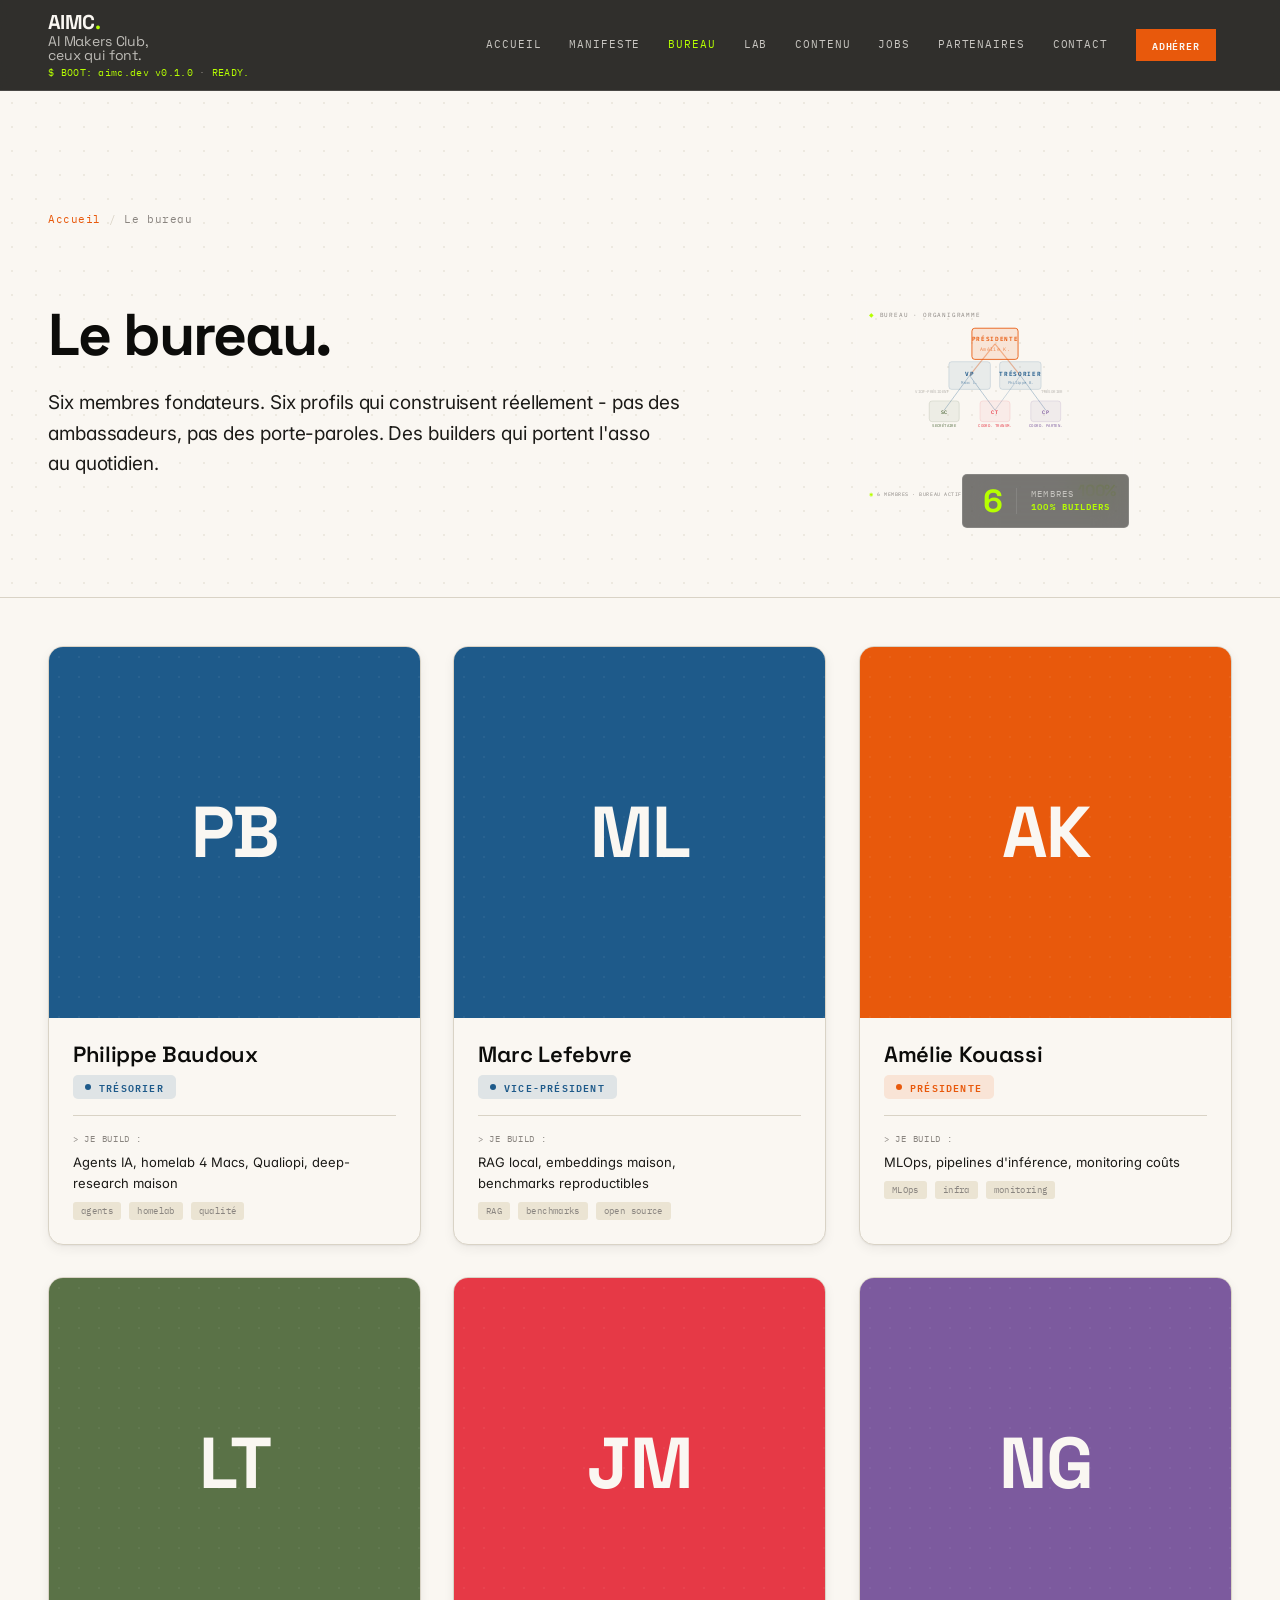
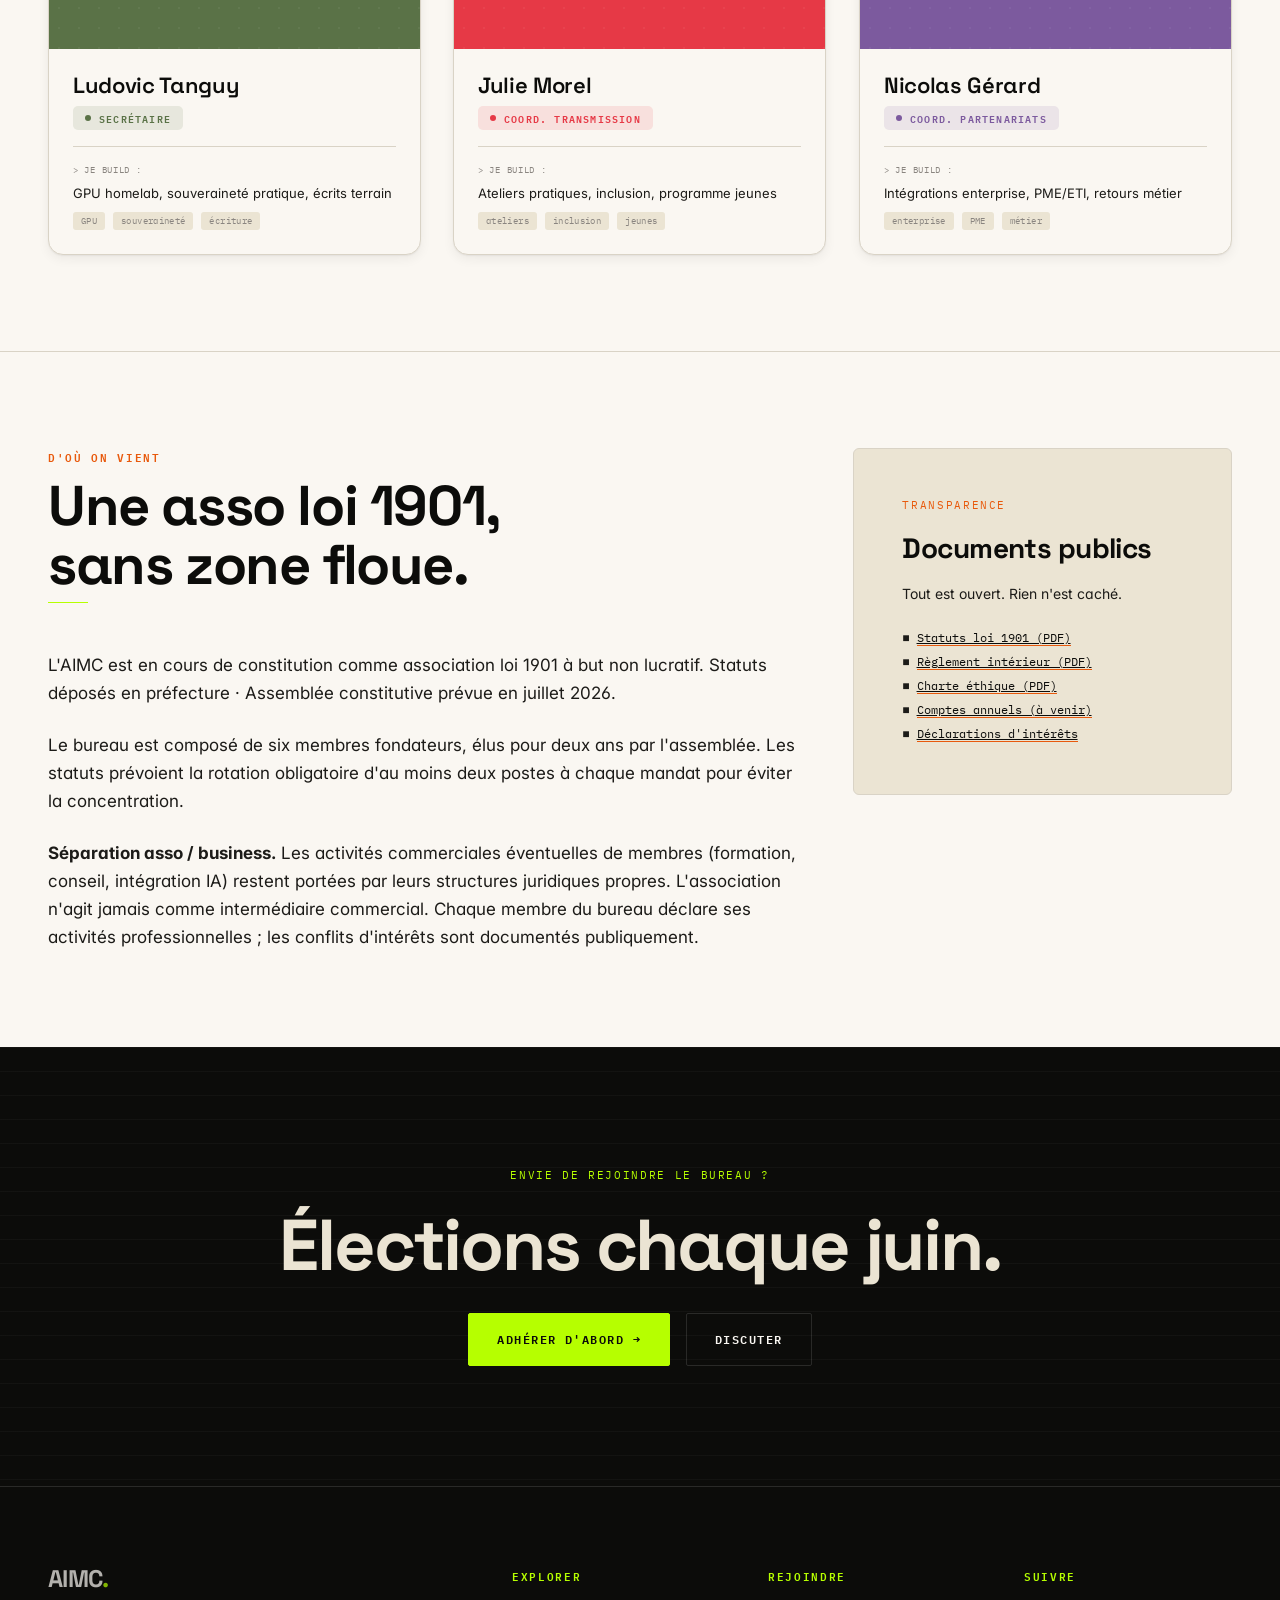
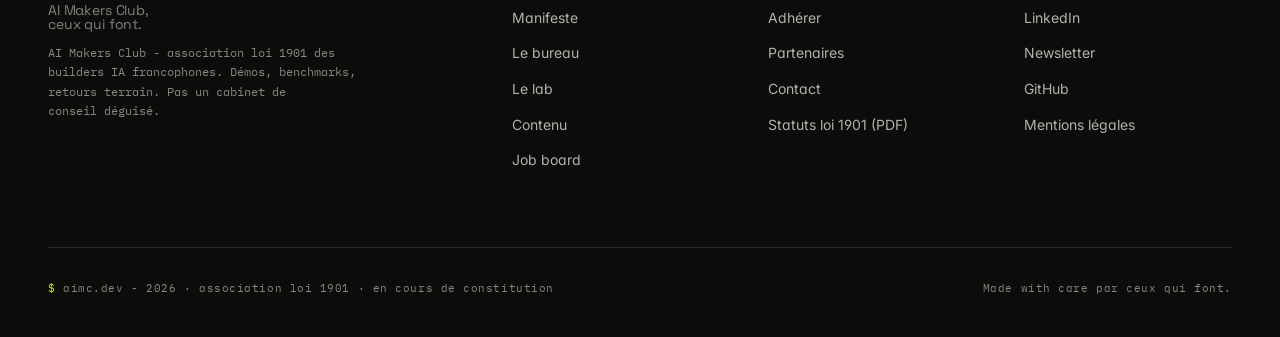
<file: bureau.html>
<!DOCTYPE html>
<html lang="fr"><head>
<meta charset="UTF-8">
<meta name="robots" content="noindex, nofollow">
<meta name="viewport" content="width=device-width,initial-scale=1.0">
<title>Le bureau - AIMC</title>
<meta name="description" content="Qui compose le bureau de l'AI Makers Club - builders, développeurs, chercheurs, indépendants francophones.">
<link rel="preconnect" href="https://fonts.gstatic.com" crossorigin>
<link href="https://fonts.googleapis.com/css2?family=Space+Grotesk:wght@300;400;500;600;700&family=Inter:wght@300;400;500;600;700;800;900&family=IBM+Plex+Mono:wght@300;400;500;600;700&display=swap" rel="stylesheet">
<link rel="stylesheet" href="assets/style.css">
<link rel="stylesheet" href="assets/motion.css">

</head>
<body>

<header class="site-header" data-header></header>

<section class="page-hero">
 <div class="container">
 <div class="breadcrumb"><a href="index.html">Accueil</a><span class="sep">/</span>Le bureau</div>
 <div class="hero-grid">
 <div class="hero-copy">
 <h1>Le bureau.</h1>
 <p class="lead">Six membres fondateurs. Six profils qui construisent réellement - pas des ambassadeurs, pas des porte-paroles. Des builders qui portent l'asso au quotidien.</p>
 </div>
 <div class="hero-illus hero-illus-bureau" id="hero-illus-slot" aria-hidden="true">
  <div class="illus-frame">
   <svg id="illus-bureau" xmlns="http://www.w3.org/2000/svg" viewBox="0 0 520 400" fill="none" style="position:relative;z-index:1;">
    <defs>
     <filter id="glass-blur-bureau">
      <feGaussianBlur in="SourceGraphic" stdDeviation="3"/>
     </filter>
    </defs>
   <!-- panel background — very translucent glass base -->
   <rect x="20" y="20" width="480" height="360" rx="5" fill="rgba(255,255,255,0.02)" stroke="rgba(255,255,255,0.16)" stroke-width="1"/>

   <!-- inner glass panel overlay for depth -->
   <rect x="20" y="20" width="480" height="360" rx="5" fill="rgba(255,255,255,0.02)" stroke="none" filter="url(#glass-blur-bureau)"/>

   <!-- header label -->
   <text x="42" y="48" font-family="'IBM Plex Mono',monospace" font-size="10" fill="var(--mute)" letter-spacing="0.14em" text-transform="uppercase">
     <tspan fill="var(--lime)">◆</tspan><tspan dx="8">BUREAU · ORGANIGRAMME</tspan>
   </text>
   <line x1="20" y1="58" x2="500" y2="58" stroke="rgba(255,255,255,0.12)" stroke-width="0.5"/>

   <!-- connections (glowing, more visible, colored by node) -->
   <g class="b-links">
    <!-- President → VP (orange-blue) -->
    <path class="bl bl1" d="M260 95 L216 150" stroke="var(--orange)" stroke-width="2" stroke-dasharray="4 4" opacity="0.4"/>
    <!-- President → Treasurer (orange-blue) -->
    <path class="bl bl2" d="M260 95 L304 150" stroke="var(--orange)" stroke-width="2" stroke-dasharray="4 4" opacity="0.4"/>
    <!-- VP → Secretary (blue-green) -->
    <path class="bl bl3" d="M216 150 L172 210" stroke="var(--blue)" stroke-width="1.5" stroke-dasharray="3 4" opacity="0.35"/>
    <!-- VP → Coord. Transm. (blue-red) -->
    <path class="bl bl4" d="M216 150 L260 210" stroke="var(--blue)" stroke-width="1.5" stroke-dasharray="3 4" opacity="0.35"/>
    <!-- Treasurer → Coord. Parten. (blue-purple) -->
    <path class="bl bl5" d="M304 150 L348 210" stroke="var(--blue)" stroke-width="1.5" stroke-dasharray="3 4" opacity="0.35"/>
    <!-- Cross connection (blue-blue) -->
    <path class="bl bl6" d="M304 150 L260 210" stroke="var(--blue)" stroke-width="1.5" stroke-dasharray="3 4" opacity="0.25"/>
   </g>
   
   <!-- data-flow pulse dots (invisible initially, pulse after draw-in) -->
   <g class="b-pulses">
    <circle cx="238" cy="122" r="5" class="pd pd1" fill="var(--lime)"/>
    <circle cx="282" cy="122" r="5" class="pd pd2" fill="var(--lime)"/>
    <circle cx="194" cy="180" r="4" class="pd pd3" fill="var(--lime)"/>
    <circle cx="238" cy="180" r="4" class="pd pd4" fill="var(--lime)"/>
    <circle cx="326" cy="180" r="4" class="pd pd5" fill="var(--lime)"/>
    <circle cx="282" cy="180" r="4" class="pd pd6" fill="var(--lime)"/>
   </g>

   <!-- president — orange hub glass card (larger, with glow border) -->
   <g class="b-node bn1 hub-node">
    <rect x="220" y="68" width="80" height="54" rx="5" fill="rgba(232,89,12,0.12)" stroke="var(--orange)" stroke-width="1.5"/>
    <text x="260" y="90" font-family="'IBM Plex Mono',monospace" font-size="10" fill="var(--orange)" text-anchor="middle" font-weight="600" letter-spacing="0.12em">PRÉSIDENTE</text>
    <text x="260" y="108" font-family="'IBM Plex Mono',monospace" font-size="8" fill="rgba(232,89,12,0.7)" text-anchor="middle" letter-spacing="0.08em">Amélie K.</text>
   </g>

   <!-- VP -- blue glass, slightly larger -->
   <g class="b-node bn2">
    <rect x="180" y="126" width="72" height="48" rx="5" fill="rgba(30,90,138,0.08)" stroke="rgba(30,90,138,0.25)" stroke-width="1"/>
    <text x="216" y="150" font-family="'IBM Plex Mono',monospace" font-size="10" fill="var(--blue)" text-anchor="middle" letter-spacing="0.12em" font-weight="600">VP</text>
    <text x="216" y="164" font-family="'IBM Plex Mono',monospace" font-size="7" fill="rgba(30,90,138,0.6)" text-anchor="middle" letter-spacing="0.08em">Marc L.</text>
   </g>
   <g class="b-node bn3">
    <rect x="268" y="126" width="72" height="48" rx="5" fill="rgba(30,90,138,0.08)" stroke="rgba(30,90,138,0.25)" stroke-width="1"/>
    <text x="304" y="150" font-family="'IBM Plex Mono',monospace" font-size="10" fill="var(--blue)" text-anchor="middle" letter-spacing="0.12em" font-weight="600">TRÉSORIER</text>
    <text x="304" y="164" font-family="'IBM Plex Mono',monospace" font-size="7" fill="rgba(30,90,138,0.6)" text-anchor="middle" letter-spacing="0.08em">Philippe B.</text>
   </g>

   <!-- bottom row — colored glass variants -->
   <g class="b-node bn4">
    <rect x="146" y="194" width="52" height="36" rx="5" fill="rgba(90,114,71,0.08)" stroke="rgba(90,114,71,0.25)" stroke-width="1"/>
    <text x="172" y="216" font-family="'IBM Plex Mono',monospace" font-size="9" fill="#5A7247" text-anchor="middle" letter-spacing="0.12em" font-weight="600">SC</text>
   </g>
   <g class="b-node bn5">
    <rect x="234" y="194" width="52" height="36" rx="5" fill="rgba(230,57,70,0.06)" stroke="rgba(230,57,70,0.20)" stroke-width="1"/>
    <text x="260" y="216" font-family="'IBM Plex Mono',monospace" font-size="9" fill="var(--red)" text-anchor="middle" letter-spacing="0.12em" font-weight="600">CT</text>
   </g>
   <g class="b-node bn6">
    <rect x="322" y="194" width="52" height="36" rx="5" fill="rgba(124,90,158,0.08)" stroke="rgba(124,90,158,0.25)" stroke-width="1"/>
    <text x="348" y="216" font-family="'IBM Plex Mono',monospace" font-size="9" fill="#7C5A9E" text-anchor="middle" letter-spacing="0.12em" font-weight="600">CP</text>
   </g>

   <!-- labels below with colored style -->
   <g font-family="'IBM Plex Mono',monospace" font-size="7" fill="rgba(138,133,128,0.6)" text-anchor="middle" letter-spacing="0.1em">
    <text class="blab bla1" x="180" y="180" text-anchor="end">VICE-PRÉSIDENT</text>
    <text class="blab bla2" x="340" y="180" text-anchor="start">TRÉSORIER</text>
    <text class="blab bla3" x="172" y="240" fill="#5A7247">SECRÉTAIRE</text>
    <text class="blab bla4" x="260" y="240" fill="var(--red)">COORD. TRANSM.</text>
    <text class="blab bla5" x="348" y="240" fill="#7C5A9E">COORD. PARTEN.</text>
   </g>

   <!-- status with counter emphasis -->
   <text x="42" y="358" font-family="'IBM Plex Mono',monospace" font-size="9" fill="var(--mute)" letter-spacing="0.1em">
    <tspan fill="var(--lime)">◉</tspan><tspan dx="6">6 MEMBRES · BUREAU ACTIF</tspan>
   </text>
   
   <!-- Corner build count -->
   <text x="470" y="358" font-family="'Space Grotesk',sans-serif" font-size="28" font-weight="700" fill="var(--lime)" text-anchor="end" letter-spacing="-0.02em" opacity="0.6">
     <tspan>100%</tspan>
   </text>
   <text x="470" y="372" font-family="'IBM Plex Mono',monospace" font-size="7" fill="rgba(250,247,242,0.35)" text-anchor="end" letter-spacing="0.08em">BUILDERS</text>
  </svg>

  <!-- Floating counter overlay badge -->
  <div class="bureau-counter">
   <div class="counter-num"><span class="counter-digit">6</span></div>
   <div class="counter-label">
    Membres<br>
    <span class="num-highlight">100% builders</span>
   </div>
  </div>

 </div>
 </div>
 </div>
 </div>
</section>

<section class="paper" style="padding-top:48px;">
 <div class="container">
 <div class="grid-bureau">
 <div class="member tresorier">
 <div class="photo">PB</div>
 <div class="info">
 <h3>Philippe Baudoux</h3>
 <div class="role">Trésorier</div>
 <p class="build">Agents IA, homelab 4 Macs, Qualiopi, deep-research maison<br>
  <span class="build-tag">agents</span>
  <span class="build-tag">homelab</span>
  <span class="build-tag">qualité</span>
 </p>
 </div>
 </div>
 <div class="member vp">
 <div class="photo">ML</div>
 <div class="info">
 <h3>Marc Lefebvre</h3>
 <div class="role">Vice-président</div>
 <p class="build">RAG local, embeddings maison, benchmarks reproductibles<br>
  <span class="build-tag">RAG</span>
  <span class="build-tag">benchmarks</span>
  <span class="build-tag">open source</span>
 </p>
 </div>
 </div>
 <div class="member president">
 <div class="photo">AK</div>
 <div class="info">
 <h3>Amélie Kouassi</h3>
 <div class="role">Présidente</div>
 <p class="build">MLOps, pipelines d'inférence, monitoring coûts<br>
  <span class="build-tag">MLOps</span>
  <span class="build-tag">infra</span>
  <span class="build-tag">monitoring</span>
 </p>
 </div>
 </div>
 <div class="member secretaire">
 <div class="photo">LT</div>
 <div class="info">
 <h3>Ludovic Tanguy</h3>
 <div class="role">Secrétaire</div>
 <p class="build">GPU homelab, souveraineté pratique, écrits terrain<br>
  <span class="build-tag">GPU</span>
  <span class="build-tag">souveraineté</span>
  <span class="build-tag">écriture</span>
 </p>
 </div>
 </div>
 <div class="member coord-transmission">
 <div class="photo">JM</div>
 <div class="info">
 <h3>Julie Morel</h3>
 <div class="role">Coord. transmission</div>
 <p class="build">Ateliers pratiques, inclusion, programme jeunes<br>
  <span class="build-tag">ateliers</span>
  <span class="build-tag">inclusion</span>
  <span class="build-tag">jeunes</span>
 </p>
 </div>
 </div>
 <div class="member coord-partenariats">
 <div class="photo">NG</div>
 <div class="info">
 <h3>Nicolas Gérard</h3>
 <div class="role">Coord. partenariats</div>
 <p class="build">Intégrations enterprise, PME/ETI, retours métier<br>
  <span class="build-tag">enterprise</span>
  <span class="build-tag">PME</span>
  <span class="build-tag">métier</span>
 </p>
 </div>
 </div>
 </div>
 </div>
</section>

<hr class="rule">

<section class="paper">
 <div class="container">
 <div class="grid-2">
 <div>
 <div class="sec-head">
 <div class="kicker">D'où on vient</div>
 <h2>Une asso loi 1901, sans zone floue.</h2>
 </div>
 <p style="font-size:17px;line-height:1.65;color:var(--text);margin-bottom:24px;">L'AIMC est en cours de constitution comme association loi 1901 à but non lucratif. Statuts déposés en préfecture · Assemblée constitutive prévue en juillet 2026.</p>

 <p style="font-size:17px;line-height:1.65;color:var(--text);margin-bottom:24px;">Le bureau est composé de six membres fondateurs, élus pour deux ans par l'assemblée. Les statuts prévoient la rotation obligatoire d'au moins deux postes à chaque mandat pour éviter la concentration.</p>

 <p style="font-size:17px;line-height:1.65;color:var(--text);"><strong>Séparation asso / business.</strong> Les activités commerciales éventuelles de membres (formation, conseil, intégration IA) restent portées par leurs structures juridiques propres. L'association n'agit jamais comme intermédiaire commercial. Chaque membre du bureau déclare ses activités professionnelles ; les conflits d'intérêts sont documentés publiquement.</p>
 </div>
 <div>
 <div class="newsletter" style="margin-top:0;">
 <div class="kicker">Transparence</div>
 <h3>Documents publics</h3>
 <p>Tout est ouvert. Rien n'est caché.</p>
 <ul style="list-style:none;font-family:'IBM Plex Mono',monospace;font-size:12px;line-height:2;">
 <li>■ <a href="#" style="color:var(--ink);border-bottom:1px solid var(--orange);">Statuts loi 1901 (PDF)</a></li>
 <li>■ <a href="#" style="color:var(--ink);border-bottom:1px solid var(--orange);">Règlement intérieur (PDF)</a></li>
 <li>■ <a href="#" style="color:var(--ink);border-bottom:1px solid var(--orange);">Charte éthique (PDF)</a></li>
 <li>■ <a href="#" style="color:var(--ink);border-bottom:1px solid var(--orange);">Comptes annuels (à venir)</a></li>
 <li>■ <a href="#" style="color:var(--ink);border-bottom:1px solid var(--orange);">Déclarations d'intérêts</a></li>
 </ul>
 </div>
 </div>
 </div>
 </div>
</section>

<section class="cta-final">
 <div class="container">
 <div class="kicker">Envie de rejoindre le bureau ?</div>
 <h2>Élections chaque juin.</h2>
 <div class="actions">
 <a href="adherer.html" class="btn btn-lime">Adhérer d'abord →</a>
 <a href="contact.html" class="btn btn-ghost">Discuter</a>
 </div>
 </div>
</section>

<div class="cta-sticky"><a href="adherer.html" class="btn btn-lime">Adhérer →</a></div>

<footer class="site-footer" data-footer></footer>

<script src="assets/partials.js"></script>
</body>
</html>
</file>
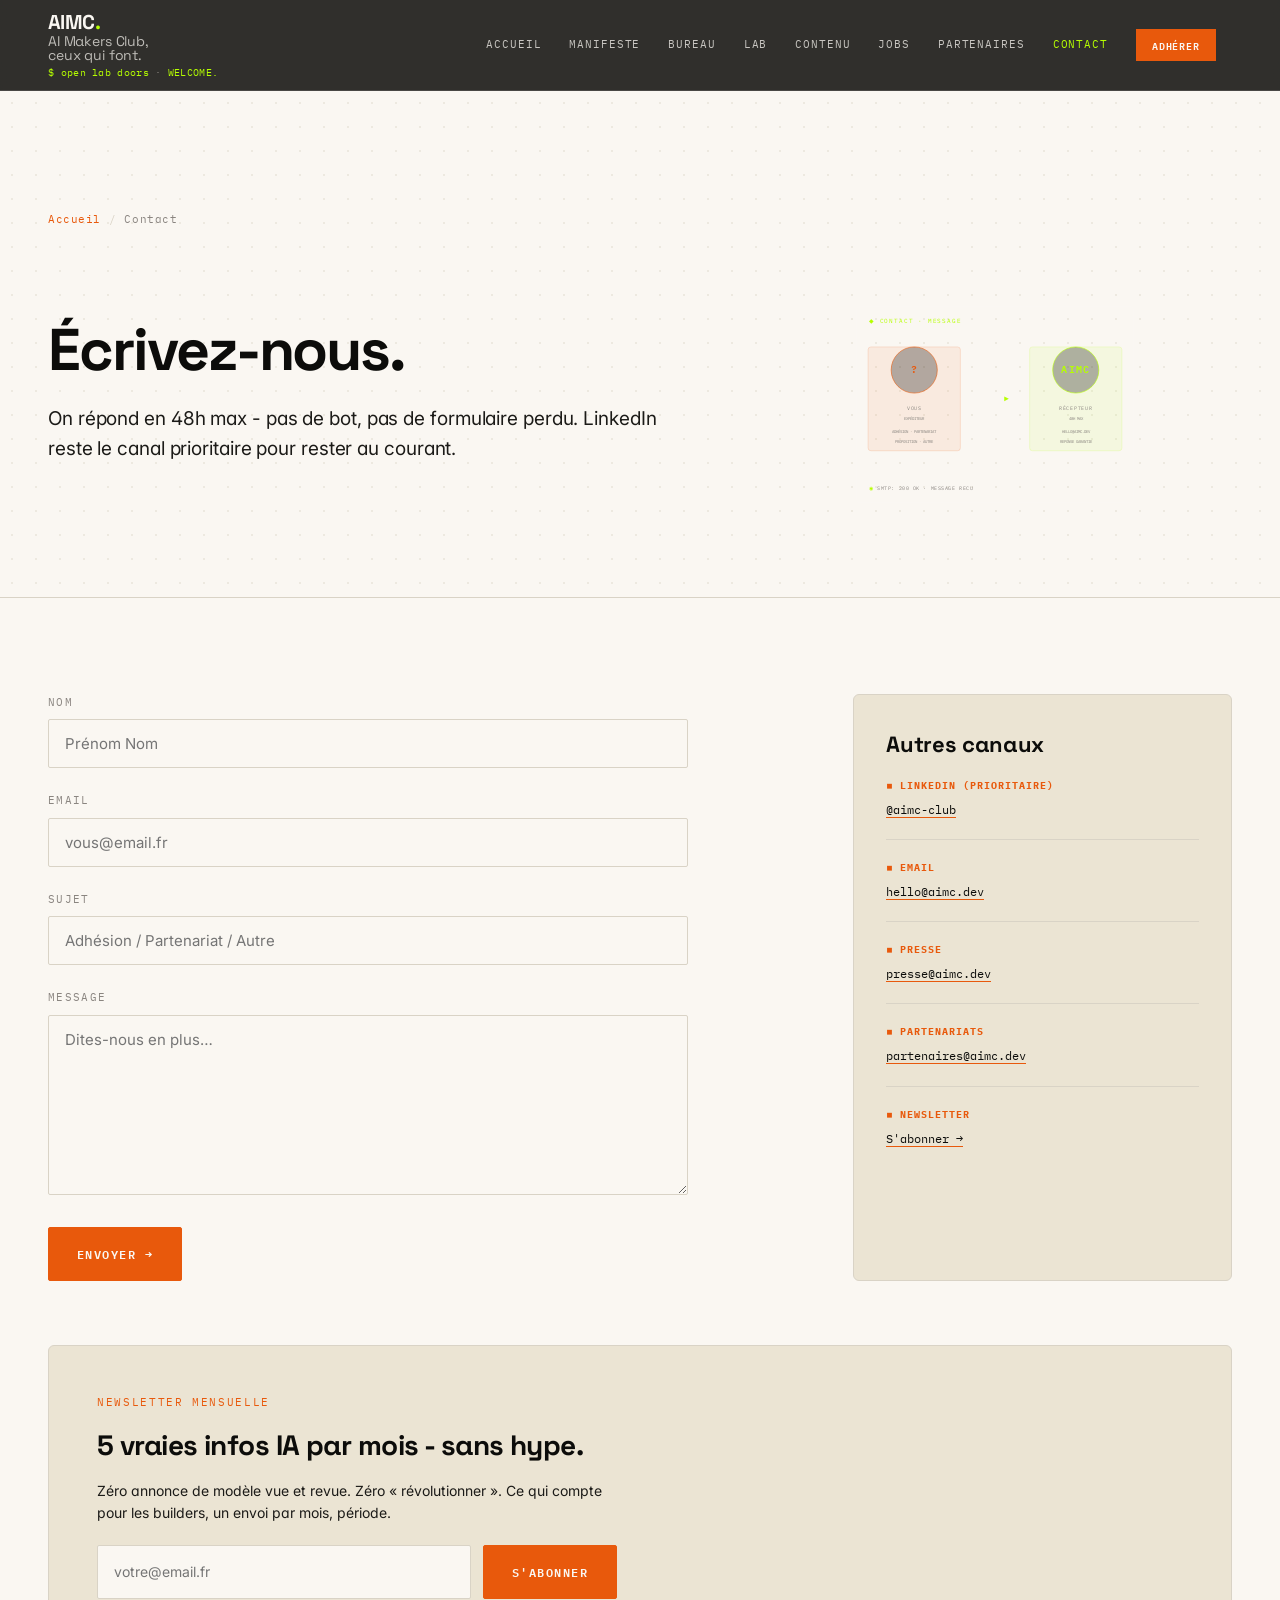
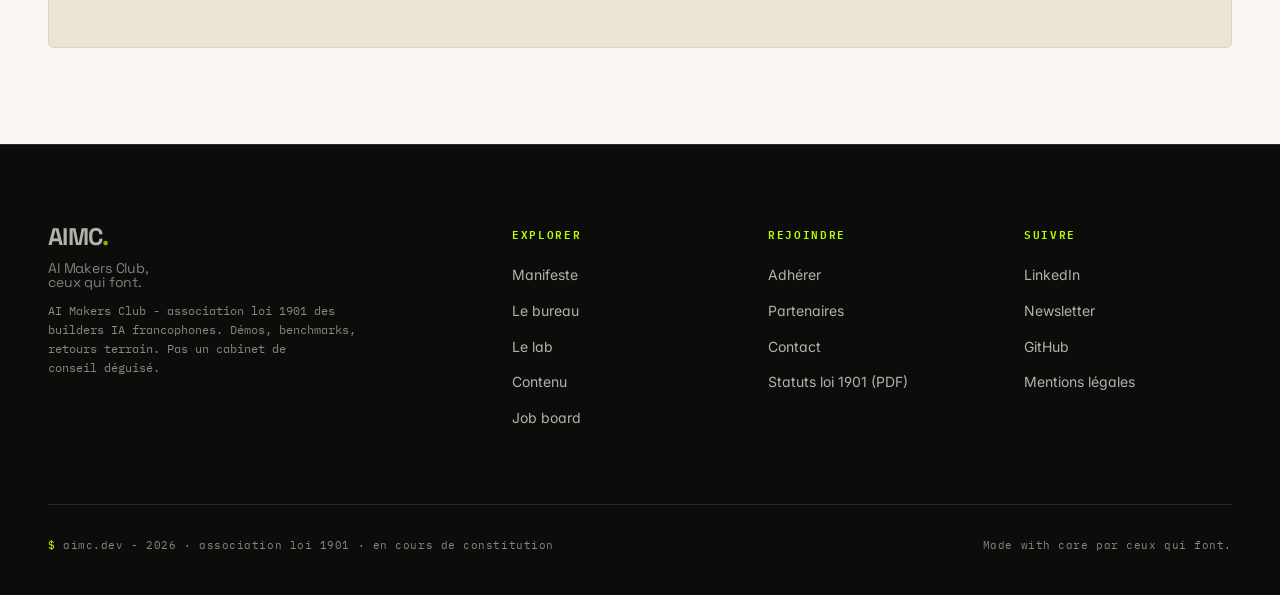
<file: contact.html>
<!DOCTYPE html>
<html lang="fr"><head>
<meta charset="UTF-8">
<meta name="robots" content="noindex, nofollow">
<meta name="viewport" content="width=device-width,initial-scale=1.0">
<title>Contact - AIMC</title>
<meta name="description" content="Écrire à l'AI Makers Club - LinkedIn, email, newsletter.">
<link rel="preconnect" href="https://fonts.gstatic.com" crossorigin>
<link href="https://fonts.googleapis.com/css2?family=Space+Grotesk:wght@300;400;500;600;700&family=Inter:wght@300;400;500;600;700;800;900&family=IBM+Plex+Mono:wght@300;400;500;600;700&display=swap" rel="stylesheet">
<link rel="stylesheet" href="assets/style.css">
<link rel="stylesheet" href="assets/motion.css">
</head>
<body>

<header class="site-header" data-header></header>

<section class="page-hero">
 <div class="container">
 <div class="breadcrumb"><a href="index.html">Accueil</a><span class="sep">/</span>Contact</div>
 <div class="hero-grid">
 <div class="hero-copy">
 <h1>Écrivez-nous.</h1>
 <p class="lead">On répond en 48h max - pas de bot, pas de formulaire perdu. LinkedIn reste le canal prioritaire pour rester au courant.</p>
 </div>
 <div class="hero-illus" id="hero-illus-slot" aria-hidden="true">
  <div class="illus-frame">
   <svg id="illus-contact" xmlns="http://www.w3.org/2000/svg" viewBox="0 0 520 380" fill="none" style="position:relative;z-index:1;">
   <defs>
   </defs>

   <!-- panel bg — glass translucent -->
   <rect x="20" y="20" width="480" height="340" rx="5" fill="rgba(255,255,255,0.02)" stroke="rgba(255,255,255,0.16)" stroke-width="1"/>

   <!-- header -->
   <text x="42" y="48" font-family="'IBM Plex Mono',monospace" font-size="10" fill="var(--lime)" letter-spacing="0.14em">
     <tspan fill="var(--lime)">◆</tspan><tspan dx="8">CONTACT · MESSAGE</tspan>
   </text>
   <line x1="20" y1="58" x2="500" y2="58" stroke="rgba(255,255,255,0.12)" stroke-width="0.5"/>

   <!-- left card: VOUS (sender) — glass style -->
   <rect x="40" y="90" width="160" height="180" rx="5" fill="rgba(232,89,12,0.08)" stroke="rgba(232,89,12,0.25)" stroke-width="1"/>
   <circle cx="120" cy="130" r="40" fill="rgba(12,12,10,0.30)" stroke="var(--orange)" stroke-width="1"/>
   <text x="120" y="135" font-family="'IBM Plex Mono',monospace" font-size="18" fill="var(--orange)" text-anchor="middle" letter-spacing="0.12em" font-weight="600">?</text>
   <text x="120" y="200" font-family="'IBM Plex Mono',monospace" font-size="9" fill="var(--mute)" text-anchor="middle" letter-spacing="0.14em">VOUS</text>
   <text x="120" y="216" font-family="'IBM Plex Mono',monospace" font-size="7" fill="var(--mute)" text-anchor="middle">EXPÉDITEUR</text>
   <text x="120" y="240" font-family="'IBM Plex Mono',monospace" font-size="7" fill="var(--mute)" text-anchor="middle">ADHÉSION · PARTENARIAT</text>
   <text x="120" y="256" font-family="'IBM Plex Mono',monospace" font-size="7" fill="var(--mute)" text-anchor="middle">PROPOSITION · AUTRE</text>

   <!-- connection line with traveling particle trail -->
   <line x1="200" y1="180" x2="280" y2="180" stroke="rgba(255,255,255,0.12)" stroke-width="1"/>
   <polygon points="276,176 284,180 276,184" fill="var(--lime)"/>
   <!-- traveling message particle with glow trail -->
   <circle class="c-particle" cx="200" cy="180" r="4" fill="var(--lime)" opacity="0"/>
   <circle class="c-particle-trail" cx="200" cy="180" r="6" fill="var(--lime)" opacity="0"/>
   <!-- static glow on the line path (glowing route) -->
   <line class="c-route-glow" x1="200" y1="180" x2="280" y2="180" stroke="var(--lime)" stroke-width="2" opacity="0"/>

   <!-- right card: AIMC (receiver) glass style with pulse feedback -->
   <g class="c-receiver">
    <rect x="320" y="90" width="160" height="180" rx="5" fill="rgba(182,255,0,0.08)" stroke="rgba(182,255,0,0.25)" stroke-width="1"/>
    <circle class="c-receiver-ring" cx="400" cy="130" r="44" fill="none" stroke="var(--lime)" stroke-width="1.5" opacity="0"/>
    <circle cx="400" cy="130" r="40" fill="rgba(12,12,10,0.30)" stroke="var(--lime)" stroke-width="1"/>
    <text x="400" y="135" font-family="'IBM Plex Mono',monospace" font-size="18" fill="var(--lime)" text-anchor="middle" letter-spacing="0.12em" font-weight="600">AIMC</text>
    <text x="400" y="200" font-family="'IBM Plex Mono',monospace" font-size="9" fill="var(--mute)" text-anchor="middle" letter-spacing="0.14em">RÉCEPTEUR</text>
    <text x="400" y="216" font-family="'IBM Plex Mono',monospace" font-size="7" fill="var(--mute)" text-anchor="middle">48H MAX</text>
    <text x="400" y="240" font-family="'IBM Plex Mono',monospace" font-size="7" fill="var(--mute)" text-anchor="middle">HELLO@AIMC.DEV</text>
    <text x="400" y="256" font-family="'IBM Plex Mono',monospace" font-size="7" fill="var(--mute)" text-anchor="middle">REPONSE GARANTIE</text>
   </g>

   <!-- bottom status -->
   <text x="42" y="338" font-family="'IBM Plex Mono',monospace" font-size="8" fill="var(--mute)" letter-spacing="0.12em">
     <tspan fill="var(--lime)">◉</tspan><tspan dx="6">SMTP: 200 OK · MESSAGE RECU</tspan>
   </text>
  </svg>
 </div>
 </div>
 </div>
 </div>
</section>

<section class="paper">
 <div class="container">
 <div class="grid-2">

 <div>
 <form class="contact-form" onsubmit="event.preventDefault();alert('Formulaire de démo - à connecter à un vrai backend (HelloAsso, Formspree, Notion API...) avant mise en ligne.');">
 <div class="row">
 <label>Nom</label>
 <input type="text" required placeholder="Prénom Nom">
 </div>
 <div class="row">
 <label>Email</label>
 <input type="email" required placeholder="vous@email.fr">
 </div>
 <div class="row">
 <label>Sujet</label>
 <input type="text" required placeholder="Adhésion / Partenariat / Autre">
 </div>
 <div class="row">
 <label>Message</label>
 <textarea required placeholder="Dites-nous en plus…"></textarea>
 </div>
 <button type="submit" class="btn">Envoyer →</button>
 </form>
 </div>

 <div class="contact-side">
 <h3>Autres canaux</h3>

 <div class="channel">
 <strong>■ LinkedIn (prioritaire)</strong>
 <a href="#">@aimc-club</a>
 </div>

 <div class="channel">
 <strong>■ Email</strong>
 <a href="mailto:hello@aimc.dev">hello@aimc.dev</a>
 </div>

 <div class="channel">
 <strong>■ Presse</strong>
 <a href="mailto:presse@aimc.dev">presse@aimc.dev</a>
 </div>

 <div class="channel">
 <strong>■ Partenariats</strong>
 <a href="mailto:partenaires@aimc.dev">partenaires@aimc.dev</a>
 </div>

 <div class="channel">
 <strong>■ Newsletter</strong>
 <a href="contenu.html#newsletter">S'abonner →</a>
 </div>
 </div>

 </div>

 <div class="newsletter" style="margin-top:64px;">
 <div class="kicker">Newsletter mensuelle</div>
 <h3>5 vraies infos IA par mois - sans hype.</h3>
 <p>Zéro annonce de modèle vue et revue. Zéro « révolutionner ». Ce qui compte pour les builders, un envoi par mois, période.</p>
 <form onsubmit="event.preventDefault();alert('Formulaire de démo - à connecter à Buttondown, Listmonk ou Substack avant mise en ligne.');">
 <input type="email" placeholder="votre@email.fr" required>
 <button type="submit" class="btn">S'abonner</button>
 </form>
 </div>

 </div>
</section>

<div class="cta-sticky"><a href="adherer.html" class="btn btn-lime">Adhérer →</a></div>

<footer class="site-footer" data-footer></footer>

<script src="assets/partials.js"></script>

<script>
function submitAimcContact(e) {
  e.preventDefault();
  const form = document.getElementById('contact-form');
  const btn = form.querySelector('button');
  const orig = btn.textContent;
  btn.textContent = 'Envoi...';
  btn.disabled = true;

  const data = {
    prenom: form.querySelector('input[placeholder="Prénom"]')?.value || '',
    tel: form.querySelector('input[type="tel"]')?.value || '',
    email: form.querySelector('input[type="email"]')?.value || '',
    sujet: form.querySelector('input[placeholder*="Sujet"]')?.value || '',
    message: form.querySelector('textarea')?.value || '',
    _hp: '', // honeypot field (if added later)
    _ts: Date.now(),
  };

  fetch('/api/contact', {
    method: 'POST',
    headers: { 'Content-Type': 'application/json' },
    body: JSON.stringify(data),
  })
  .then(r => r.json())
  .then(res => {
    if (res.success) {
      form.innerHTML = '<p style="font-family:Space Grotesk,sans-serif;font-size:24px;font-weight:700;color:var(--ink);">Merci ! On vous répond sous 48h.</p>';
    } else {
      btn.textContent = orig;
      btn.disabled = false;
      alert(res.error || 'Erreur. Réessayez.');
    }
  })
  .catch(() => {
    btn.textContent = orig;
    btn.disabled = false;
    alert('Erreur réseau. Réessayez.');
  });

  return false;
}
</script>

</body>
</html>
</file>
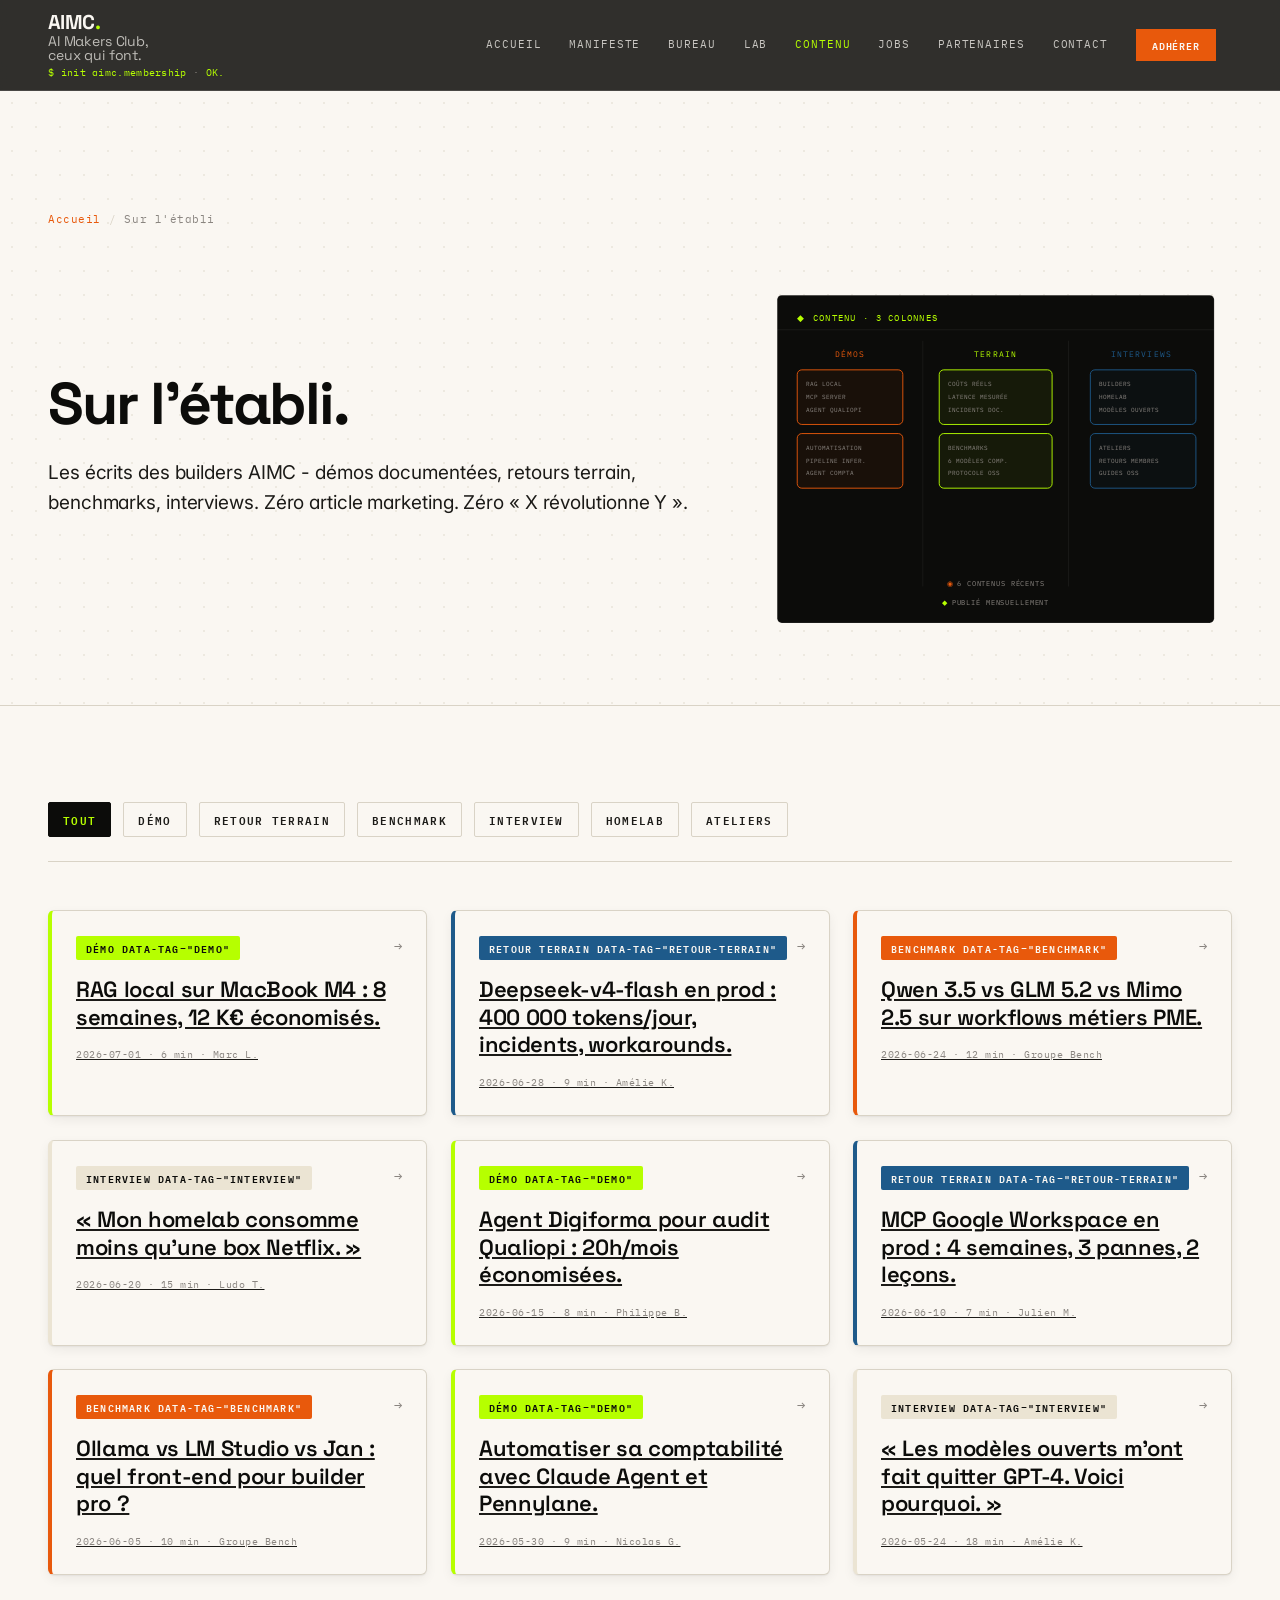
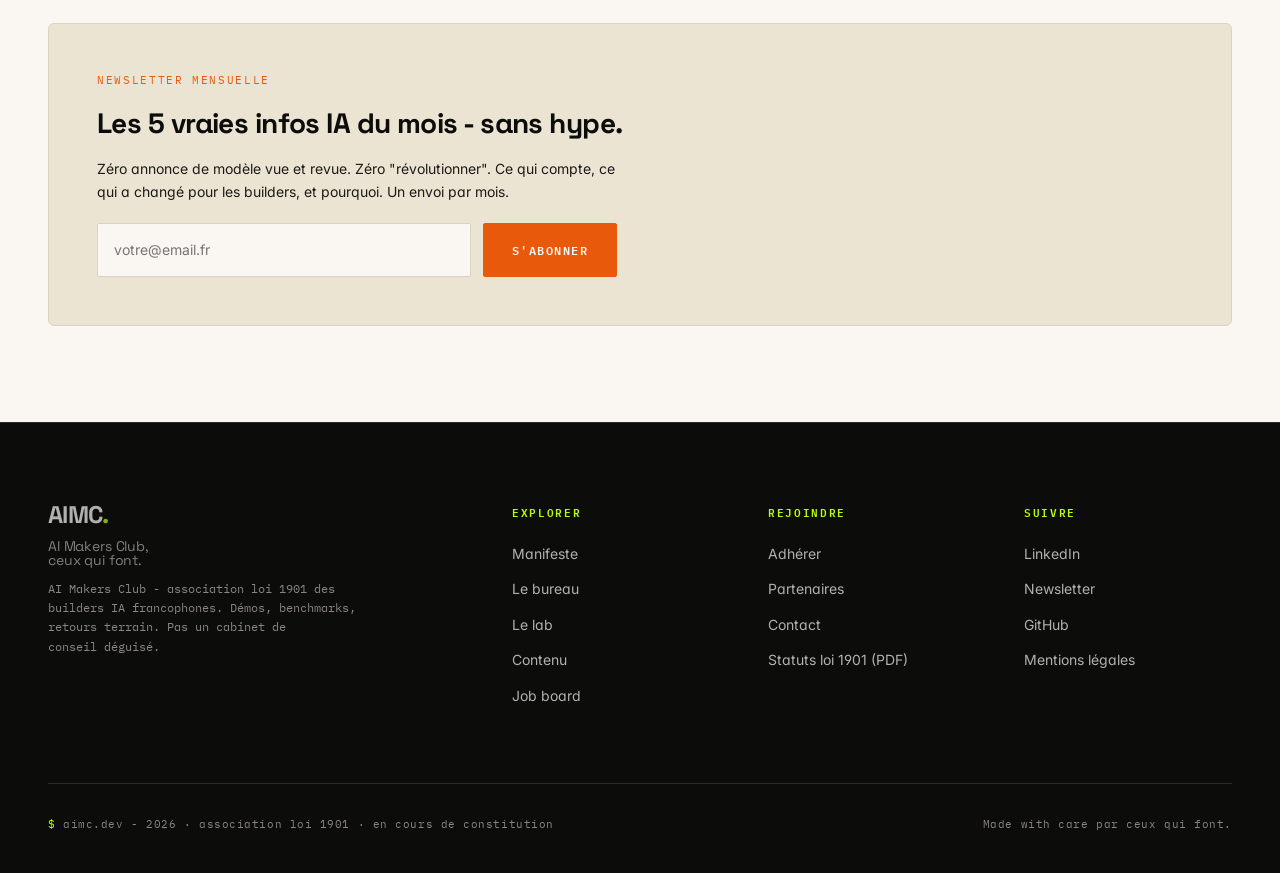
<file: contenu.html>
<!DOCTYPE html>
<html lang="fr"><head>
<meta charset="UTF-8">
<meta name="robots" content="noindex, nofollow">
<meta name="viewport" content="width=device-width,initial-scale=1.0">
<title>Sur l'établi - AIMC</title>
<meta name="description" content="Le blog des builders AIMC - démos, retours terrain, benchmarks, interviews.">
<link rel="preconnect" href="https://fonts.gstatic.com" crossorigin>
<link href="https://fonts.googleapis.com/css2?family=Space+Grotesk:wght@300;400;500;600;700&family=Inter:wght@300;400;500;600;700;800;900&family=IBM+Plex+Mono:wght@300;400;500;600;700&display=swap" rel="stylesheet">
<link rel="stylesheet" href="assets/style.css">
<link rel="stylesheet" href="assets/motion.css">
</head>
<body>

<header class="site-header" data-header></header>

<section class="page-hero">
 <div class="container">
 <div class="breadcrumb"><a href="index.html">Accueil</a><span class="sep">/</span>Sur l'établi</div>
 <div class="hero-grid">
 <div class="hero-copy">
 <h1>Sur l'établi.</h1>
 <p class="lead">Les écrits des builders AIMC - démos documentées, retours terrain, benchmarks, interviews. Zéro article marketing. Zéro « X révolutionne Y ».</p>
 </div>
 <div class="hero-illus" id="hero-illus-slot" aria-hidden="true">
  <svg id="illus-contenu" xmlns="http://www.w3.org/2000/svg" viewBox="0 0 520 400" fill="none">
   <defs/>

   <!-- panel bg -->
   <rect x="20" y="20" width="480" height="360" rx="5" fill="#0C0C0A" stroke="rgba(255,255,255,0.12)" stroke-width="1"/>

   <!-- header -->
   <text x="42" y="48" font-family="'IBM Plex Mono',monospace" font-size="10" fill="var(--lime)" letter-spacing="0.14em">
     <tspan fill="var(--lime)">◆</tspan><tspan dx="8">CONTENU · 3 COLONNES</tspan>
   </text>
   <line x1="20" y1="58" x2="500" y2="58" stroke="rgba(255,255,255,0.12)" stroke-width="0.5"/>

   <!-- 3 columns divided by vertical hairline -->
   <!-- Column 1: DÉMOS -->
   <line x1="180" y1="70" x2="180" y2="340" stroke="rgba(255,255,255,0.12)" stroke-width="0.5"/>
   <line x1="340" y1="70" x2="340" y2="340" stroke="rgba(255,255,255,0.12)" stroke-width="0.5"/>

   <text x="100" y="88" font-family="'IBM Plex Mono',monospace" font-size="9" fill="var(--orange)" text-anchor="middle" letter-spacing="0.14em">DÉMOS</text>
   <rect x="42" y="102" width="116" height="60" rx="5" fill="rgba(232,89,12,0.06)" stroke="var(--orange)" stroke-width="1"/>
   <text x="52" y="120" font-family="'IBM Plex Mono',monospace" font-size="7" fill="var(--mute)">RAG LOCAL</text>
   <text x="52" y="134" font-family="'IBM Plex Mono',monospace" font-size="7" fill="var(--mute)">MCP SERVER</text>
   <text x="52" y="148" font-family="'IBM Plex Mono',monospace" font-size="7" fill="var(--mute)">AGENT QUALIOPI</text>

   <rect x="42" y="172" width="116" height="60" rx="5" fill="rgba(232,89,12,0.06)" stroke="var(--orange)" stroke-width="1"/>
   <text x="52" y="190" font-family="'IBM Plex Mono',monospace" font-size="7" fill="var(--mute)">AUTOMATISATION</text>
   <text x="52" y="204" font-family="'IBM Plex Mono',monospace" font-size="7" fill="var(--mute)">PIPELINE INFER.</text>
   <text x="52" y="218" font-family="'IBM Plex Mono',monospace" font-size="7" fill="var(--mute)">AGENT COMPTA</text>

   <!-- Column 2: TERRAIN -->
   <text x="260" y="88" font-family="'IBM Plex Mono',monospace" font-size="9" fill="var(--lime)" text-anchor="middle" letter-spacing="0.14em">TERRAIN</text>
   <rect x="198" y="102" width="124" height="60" rx="5" fill="rgba(182,255,0,0.06)" stroke="var(--lime)" stroke-width="1"/>
   <text x="208" y="120" font-family="'IBM Plex Mono',monospace" font-size="7" fill="var(--mute)">COÛTS RÉELS</text>
   <text x="208" y="134" font-family="'IBM Plex Mono',monospace" font-size="7" fill="var(--mute)">LATENCE MESURÉE</text>
   <text x="208" y="148" font-family="'IBM Plex Mono',monospace" font-size="7" fill="var(--mute)">INCIDENTS DOC.</text>

   <rect x="198" y="172" width="124" height="60" rx="5" fill="rgba(182,255,0,0.06)" stroke="var(--lime)" stroke-width="1"/>
   <text x="208" y="190" font-family="'IBM Plex Mono',monospace" font-size="7" fill="var(--mute)">BENCHMARKS</text>
   <text x="208" y="204" font-family="'IBM Plex Mono',monospace" font-size="7" fill="var(--mute)">6 MODÈLES COMP.</text>
   <text x="208" y="218" font-family="'IBM Plex Mono',monospace" font-size="7" fill="var(--mute)">PROTOCOLE OSS</text>

   <!-- Column 3: ENTRETIENS -->
   <text x="420" y="88" font-family="'IBM Plex Mono',monospace" font-size="9" fill="var(--blue)" text-anchor="middle" letter-spacing="0.14em">INTERVIEWS</text>
   <rect x="364" y="102" width="116" height="60" rx="5" fill="rgba(30,90,138,0.06)" stroke="var(--blue)" stroke-width="1"/>
   <text x="374" y="120" font-family="'IBM Plex Mono',monospace" font-size="7" fill="var(--mute)">BUILDERS</text>
   <text x="374" y="134" font-family="'IBM Plex Mono',monospace" font-size="7" fill="var(--mute)">HOMELAB</text>
   <text x="374" y="148" font-family="'IBM Plex Mono',monospace" font-size="7" fill="var(--mute)">MODÈLES OUVERTS</text>

   <rect x="364" y="172" width="116" height="60" rx="5" fill="rgba(30,90,138,0.06)" stroke="var(--blue)" stroke-width="1"/>
   <text x="374" y="190" font-family="'IBM Plex Mono',monospace" font-size="7" fill="var(--mute)">ATELIERS</text>
   <text x="374" y="204" font-family="'IBM Plex Mono',monospace" font-size="7" fill="var(--mute)">RETOURS MEMBRES</text>
   <text x="374" y="218" font-family="'IBM Plex Mono',monospace" font-size="7" fill="var(--mute)">GUIDES OSS</text>

   <!-- bottom legend -->
   <text x="260" y="340" font-family="'IBM Plex Mono',monospace" font-size="8" fill="var(--mute)" text-anchor="middle" letter-spacing="0.12em">
     <tspan fill="var(--orange)">◉</tspan><tspan dx="4">6 CONTENUS RÉCENTS</tspan>
   </text>
   <text x="260" y="360" font-family="'IBM Plex Mono',monospace" font-size="8" fill="var(--mute)" text-anchor="middle" letter-spacing="0.12em">
     <tspan fill="var(--lime)">◆</tspan><tspan dx="4">PUBLIÉ MENSUELLEMENT</tspan>
   </text>
  </svg>
 </div>
 </div>
 </div>
</section>

<section class="paper">
 <div class="container">

 <div class="filters">
 <div class="filter active">Tout</div>
 <div class="filter">Démo</div>
 <div class="filter">Retour terrain</div>
 <div class="filter">Benchmark</div>
 <div class="filter">Interview</div>
 <div class="filter">Homelab</div>
 <div class="filter">Ateliers</div>
 </div>

 <div class="grid-content">
 <a href="#" class="card-content" data-tag="demo">
 <span class="tag">Démo data-tag="demo"</span>
 <h4>RAG local sur MacBook M4 : 8 semaines, 12 K€ économisés.</h4>
 <div class="meta">2026-07-01 · 6 min · Marc L.</div>
 </a>
 <a href="#" class="card-content" data-tag="retour-terrain">
 <span class="tag blue">Retour terrain data-tag="retour-terrain"</span>
 <h4>Deepseek-v4-flash en prod : 400 000 tokens/jour, incidents, workarounds.</h4>
 <div class="meta">2026-06-28 · 9 min · Amélie K.</div>
 </a>
 <a href="#" class="card-content" data-tag="benchmark">
 <span class="tag orange">Benchmark data-tag="benchmark"</span>
 <h4>Qwen 3.5 vs GLM 5.2 vs Mimo 2.5 sur workflows métiers PME.</h4>
 <div class="meta">2026-06-24 · 12 min · Groupe Bench</div>
 </a>
 <a href="#" class="card-content" data-tag="interview">
 <span class="tag beige">Interview data-tag="interview"</span>
 <h4>« Mon homelab consomme moins qu'une box Netflix. »</h4>
 <div class="meta">2026-06-20 · 15 min · Ludo T.</div>
 </a>
 <a href="#" class="card-content" data-tag="demo">
 <span class="tag">Démo data-tag="demo"</span>
 <h4>Agent Digiforma pour audit Qualiopi : 20h/mois économisées.</h4>
 <div class="meta">2026-06-15 · 8 min · Philippe B.</div>
 </a>
 <a href="#" class="card-content" data-tag="retour-terrain">
 <span class="tag blue">Retour terrain data-tag="retour-terrain"</span>
 <h4>MCP Google Workspace en prod : 4 semaines, 3 pannes, 2 leçons.</h4>
 <div class="meta">2026-06-10 · 7 min · Julien M.</div>
 </a>
 <a href="#" class="card-content" data-tag="benchmark">
 <span class="tag orange">Benchmark data-tag="benchmark"</span>
 <h4>Ollama vs LM Studio vs Jan : quel front-end pour builder pro ?</h4>
 <div class="meta">2026-06-05 · 10 min · Groupe Bench</div>
 </a>
 <a href="#" class="card-content" data-tag="demo">
 <span class="tag">Démo data-tag="demo"</span>
 <h4>Automatiser sa comptabilité avec Claude Agent et Pennylane.</h4>
 <div class="meta">2026-05-30 · 9 min · Nicolas G.</div>
 </a>
 <a href="#" class="card-content" data-tag="interview">
 <span class="tag beige">Interview data-tag="interview"</span>
 <h4>« Les modèles ouverts m'ont fait quitter GPT-4. Voici pourquoi. »</h4>
 <div class="meta">2026-05-24 · 18 min · Amélie K.</div>
 </a>
 </div>

 <div class="newsletter">
 <div class="kicker">Newsletter mensuelle</div>
 <h3>Les 5 vraies infos IA du mois - sans hype.</h3>
 <p>Zéro annonce de modèle vue et revue. Zéro "révolutionner". Ce qui compte, ce qui a changé pour les builders, et pourquoi. Un envoi par mois.</p>
 <form>
 <input type="email" placeholder="votre@email.fr" required>
 <button type="submit" class="btn">S'abonner</button>
 </form>
 </div>

 </div>
</section>

<div class="cta-sticky"><a href="adherer.html" class="btn btn-lime">Adhérer →</a></div>

<footer class="site-footer" data-footer></footer>

<script src="assets/partials.js"></script>
</body>
</html>
</file>
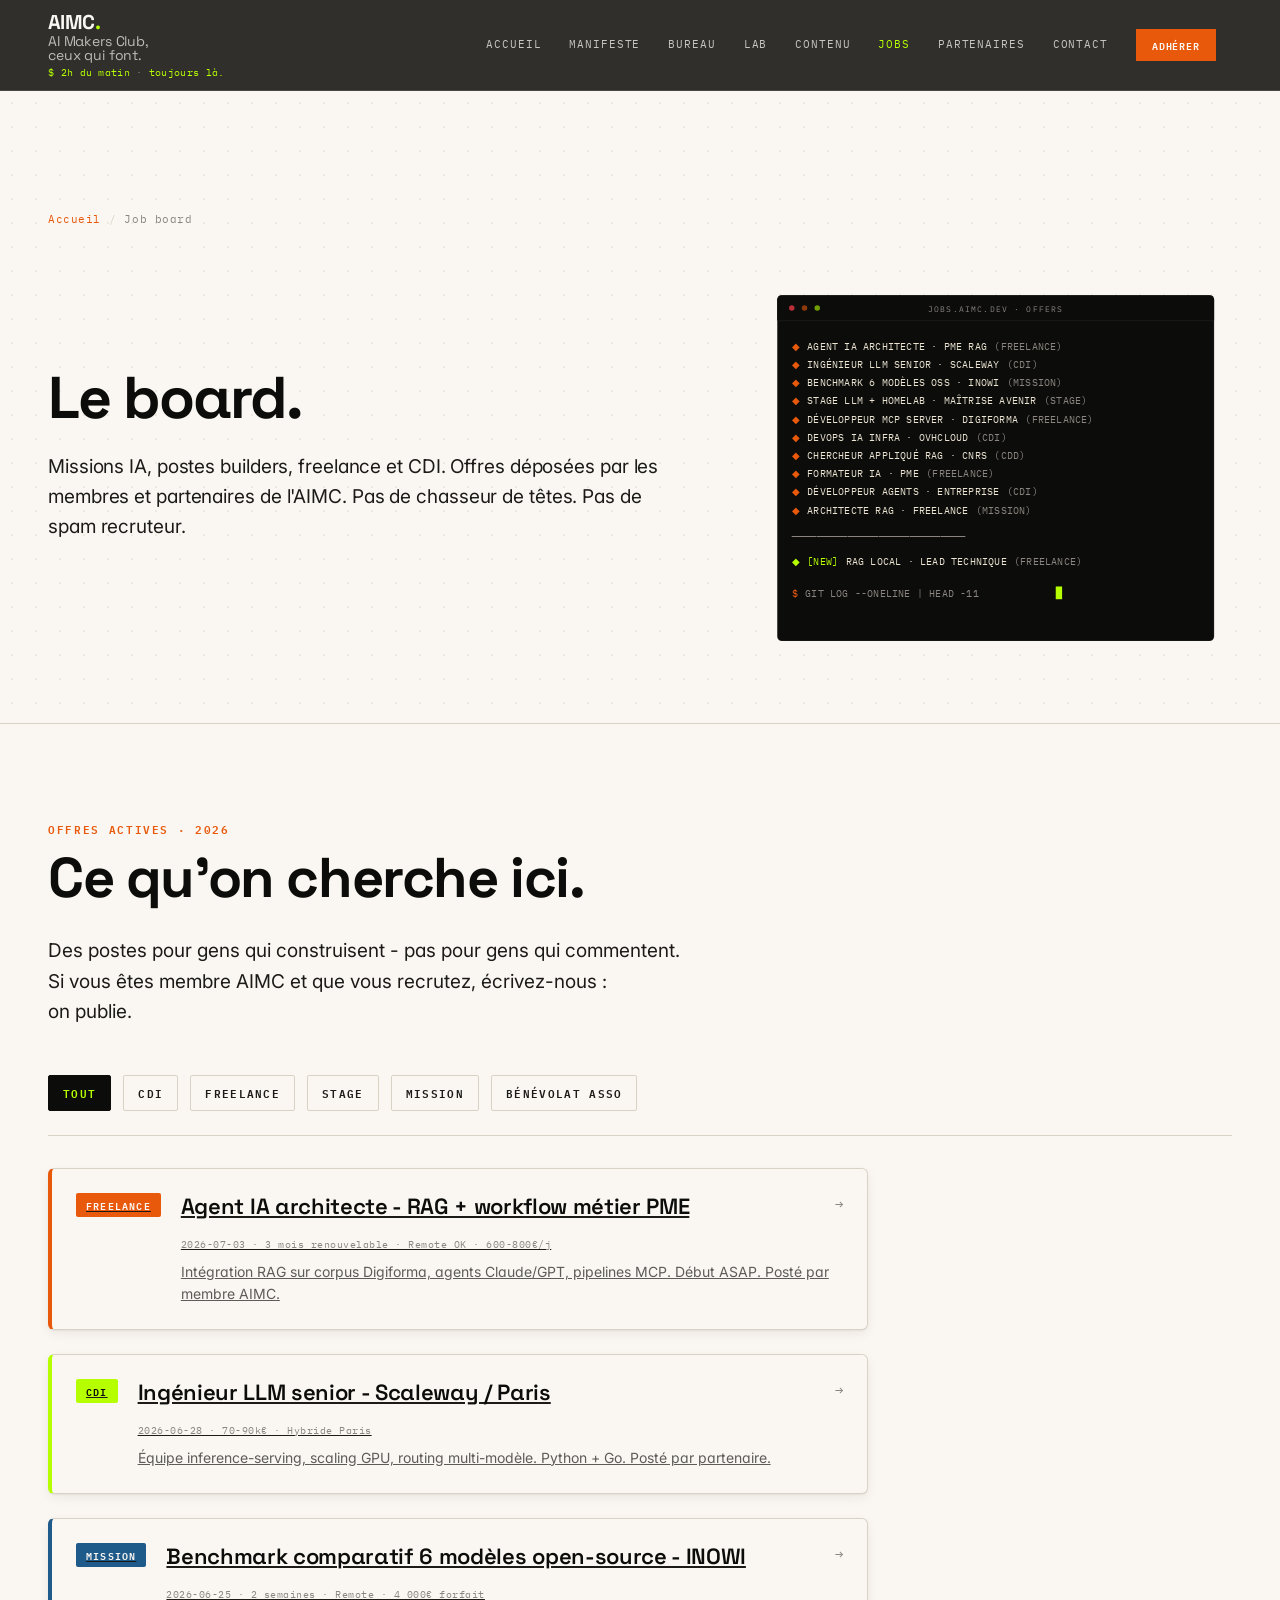
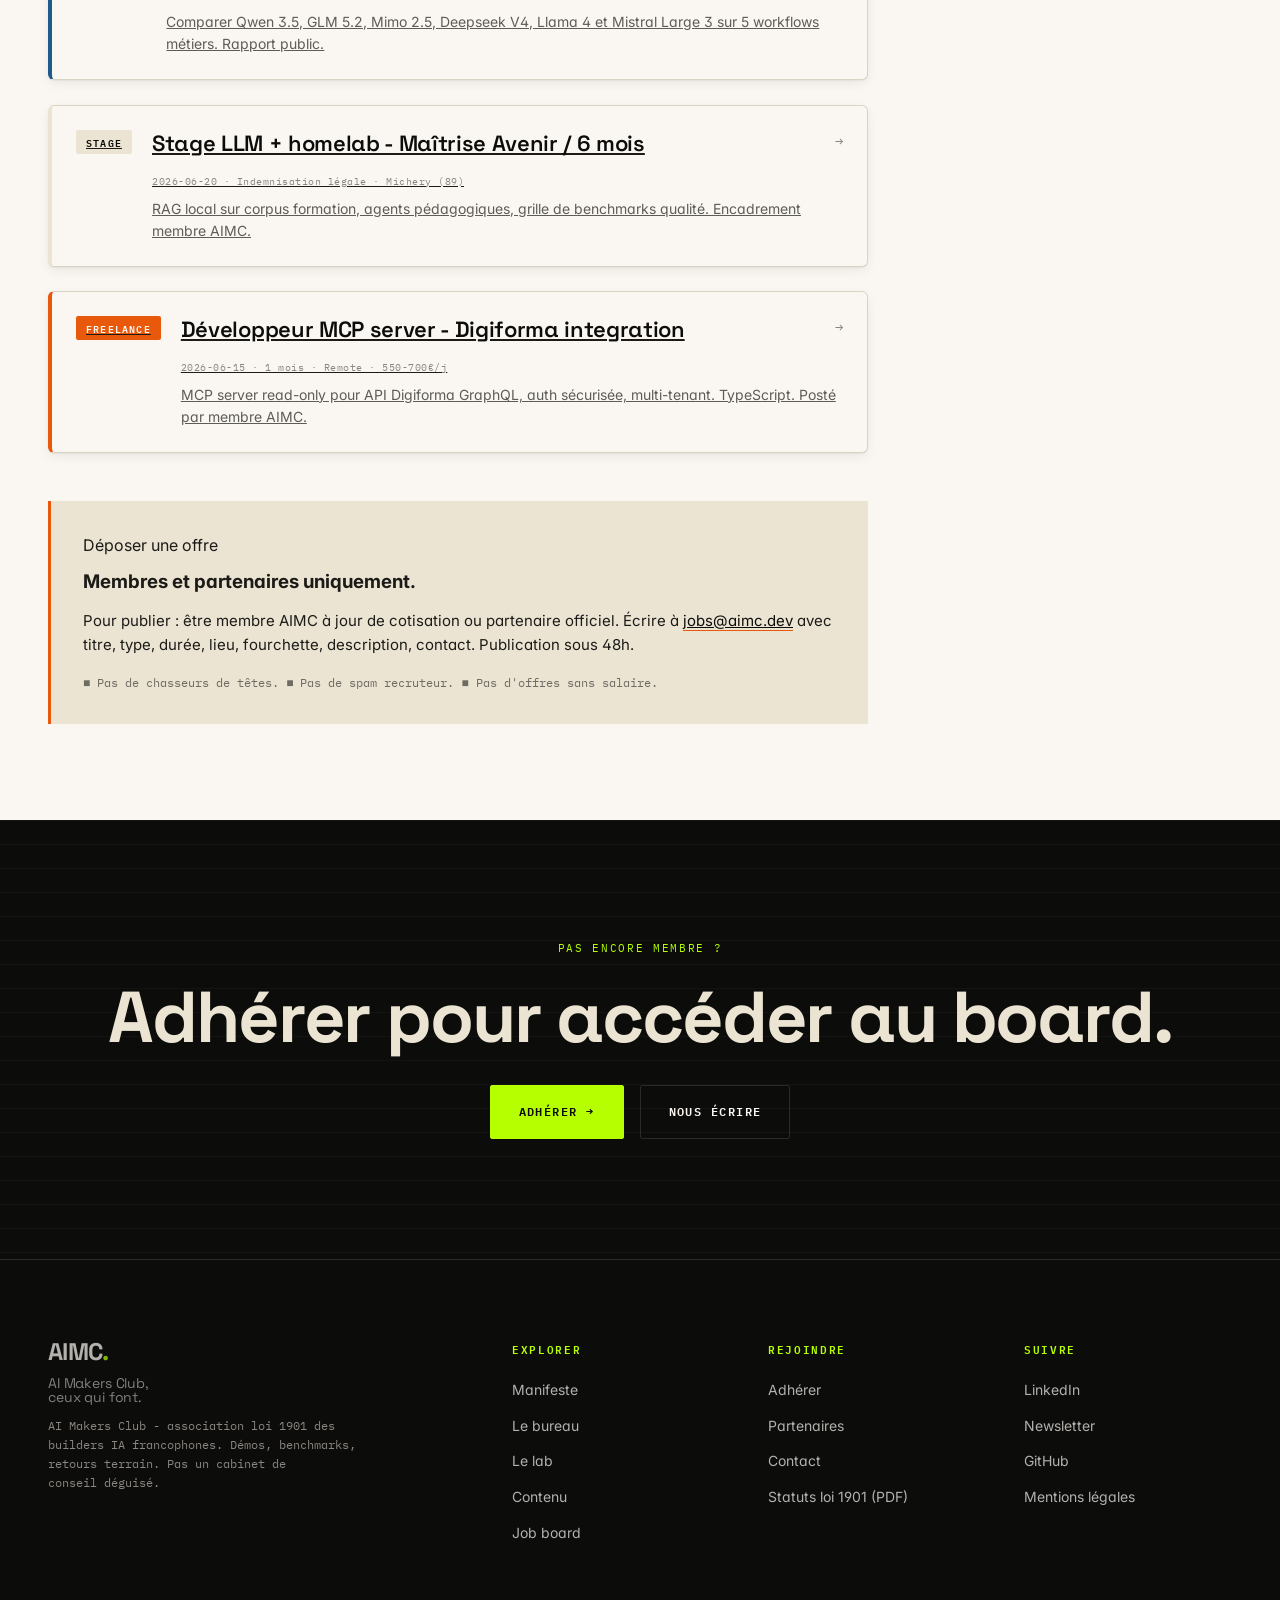
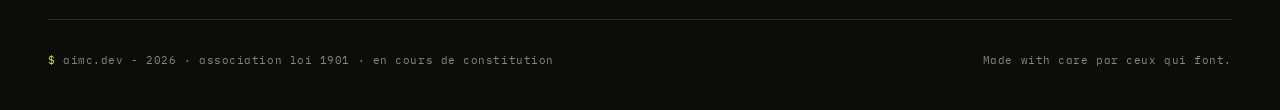
<file: jobs.html>
<!DOCTYPE html>
<html lang="fr"><head>
<meta charset="UTF-8">
<meta name="robots" content="noindex, nofollow">
<meta name="viewport" content="width=device-width,initial-scale=1.0">
<title>Job board - AIMC</title>
<meta name="description" content="Missions IA, postes builders, freelance et CDI - le job board de l'AI Makers Club.">
<link rel="preconnect" href="https://fonts.gstatic.com" crossorigin>
<link href="https://fonts.googleapis.com/css2?family=Space+Grotesk:wght@300;400;500;600;700&family=Inter:wght@300;400;500;600;700;800;900&family=IBM+Plex+Mono:wght@300;400;500;600;700&display=swap" rel="stylesheet">
<link rel="stylesheet" href="assets/style.css">
<link rel="stylesheet" href="assets/motion.css">
</head>
<body>

<header class="site-header" data-header></header>

<section class="page-hero">
 <div class="container">
 <div class="breadcrumb"><a href="index.html">Accueil</a><span class="sep">/</span>Job board</div>
 <div class="hero-grid">
 <div class="hero-copy">
 <h1>Le board.</h1>
 <p class="lead">Missions IA, postes builders, freelance et CDI. Offres déposées par les membres et partenaires de l'AIMC. Pas de chasseur de têtes. Pas de spam recruteur.</p>
 </div>
 <div class="hero-illus" id="hero-illus-slot" aria-hidden="true">
  <svg id="illus-jobs" xmlns="http://www.w3.org/2000/svg" viewBox="0 0 520 420" fill="none">
   <defs/>

   <!-- terminal window (clean, no filter) -->
   <rect x="20" y="20" width="480" height="380" rx="5" fill="#0C0C0A" stroke="rgba(255,255,255,0.12)" stroke-width="1"/>

   <!-- title bar -->
   <rect x="20" y="20" width="480" height="28" rx="5" fill="#0C0C0A"/>
   <rect x="20" y="44" width="480" height="4" fill="#0C0C0A"/>
   <line x1="20" y1="48" x2="500" y2="48" stroke="rgba(255,255,255,0.12)" stroke-width="0.5"/>
   <circle cx="36" cy="34" r="3" fill="var(--red)" opacity="0.8"/>
   <circle cx="50" cy="34" r="3" fill="var(--orange)" opacity="0.6"/>
   <circle cx="64" cy="34" r="3" fill="var(--lime)" opacity="0.6"/>
   <text x="260" y="38" font-family="'IBM Plex Mono',monospace" font-size="9" fill="var(--mute)" text-anchor="middle" letter-spacing="0.14em">JOBS.AIMC.DEV · OFFERS</text>

   <!-- log lines -->
   <g class="j-log" font-family="'IBM Plex Mono',monospace" font-size="11" letter-spacing="0.02em">
    <text class="jl jl1" x="36" y="80" fill="var(--mute)">
     <tspan fill="var(--orange)">◆</tspan><tspan dx="8" fill="var(--beige)">AGENT IA ARCHITECTE · PME RAG</tspan><tspan dx="8" fill="var(--mute)">(FREELANCE)</tspan>
    </text>
    <text class="jl jl2" x="36" y="100" fill="var(--mute)">
     <tspan fill="var(--orange)">◆</tspan><tspan dx="8" fill="var(--beige)">INGÉNIEUR LLM SENIOR · SCALEWAY</tspan><tspan dx="8" fill="var(--mute)">(CDI)</tspan>
    </text>
    <text class="jl jl3" x="36" y="120" fill="var(--mute)">
     <tspan fill="var(--orange)">◆</tspan><tspan dx="8" fill="var(--beige)">BENCHMARK 6 MODÈLES OSS · INOWI</tspan><tspan dx="8" fill="var(--mute)">(MISSION)</tspan>
    </text>
    <text class="jl jl4" x="36" y="140" fill="var(--mute)">
     <tspan fill="var(--orange)">◆</tspan><tspan dx="8" fill="var(--beige)">STAGE LLM + HOMELAB · MAÎTRISE AVENIR</tspan><tspan dx="8" fill="var(--mute)">(STAGE)</tspan>
    </text>
    <text class="jl jl5" x="36" y="160" fill="var(--mute)">
     <tspan fill="var(--orange)">◆</tspan><tspan dx="8" fill="var(--beige)">DÉVELOPPEUR MCP SERVER · DIGIFORMA</tspan><tspan dx="8" fill="var(--mute)">(FREELANCE)</tspan>
    </text>
    <text class="jl jl6" x="36" y="180" fill="var(--mute)">
     <tspan fill="var(--orange)">◆</tspan><tspan dx="8" fill="var(--beige)">DEVOPS IA INFRA · OVHCLOUD</tspan><tspan dx="8" fill="var(--mute)">(CDI)</tspan>
    </text>
    <text class="jl jl7" x="36" y="200" fill="var(--mute)">
     <tspan fill="var(--orange)">◆</tspan><tspan dx="8" fill="var(--beige)">CHERCHEUR APPLIQUÉ RAG · CNRS</tspan><tspan dx="8" fill="var(--mute)">(CDD)</tspan>
    </text>
    <text class="jl jl8" x="36" y="220" fill="var(--mute)">
     <tspan fill="var(--orange)">◆</tspan><tspan dx="8" fill="var(--beige)">FORMATEUR IA · PME</tspan><tspan dx="8" fill="var(--mute)">(FREELANCE)</tspan>
    </text>
    <text class="jl jl9" x="36" y="240" fill="var(--mute)">
     <tspan fill="var(--orange)">◆</tspan><tspan dx="8" fill="var(--beige)">DÉVELOPPEUR AGENTS · ENTREPRISE</tspan><tspan dx="8" fill="var(--mute)">(CDI)</tspan>
    </text>
    <text class="jl jl10" x="36" y="260" fill="var(--mute)">
     <tspan fill="var(--orange)">◆</tspan><tspan dx="8" fill="var(--beige)">ARCHITECTE RAG · FREELANCE</tspan><tspan dx="8" fill="var(--mute)">(MISSION)</tspan>
    </text>

    <!-- separator -->
    <text x="36" y="288" fill="var(--mute)">━━━━━━━━━━━━━━━━━━━━━━━━━━━━</text>

    <!-- latest with orange accent -->
    <text x="36" y="316" fill="var(--mute)">
     <tspan fill="var(--lime)">◆</tspan><tspan dx="8" fill="var(--lime)">[NEW]</tspan><tspan dx="8" fill="var(--beige)">RAG LOCAL · LEAD TECHNIQUE</tspan><tspan dx="8" fill="var(--mute)">(FREELANCE)</tspan>
    </text>

    <!-- prompt -->
    <text x="36" y="352" fill="var(--orange)">
     <tspan fill="var(--orange)">$</tspan><tspan dx="8" fill="var(--mute)">GIT LOG --ONELINE | HEAD -11</tspan>
    </text>

    <rect class="j-cursor" x="326" y="340" width="7" height="14" fill="var(--lime)"/>
   </g>
  </svg>
 </div>
 </div>
 </div>
</section>

<section class="paper">
 <div class="container">
 <div class="sec-head">
 <div class="kicker">Offres actives · 2026</div>
 <h2>Ce qu'on cherche ici.</h2>
 <p>Des postes pour gens qui construisent - pas pour gens qui commentent. Si vous êtes membre AIMC et que vous recrutez, écrivez-nous : on publie.</p>
 </div>

 <div class="filters" style="margin-bottom:32px;">
 <div class="filter active">Tout</div>
 <div class="filter">CDI</div>
 <div class="filter">Freelance</div>
 <div class="filter">Stage</div>
 <div class="filter">Mission</div>
 <div class="filter">Bénévolat asso</div>
 </div>

 <div style="display:grid;gap:24px;max-width:820px;">
 <a href="#" class="card-content" style="display:flex;gap:20px;align-items:flex-start;">
 <span class="tag orange">Freelance</span>
 <div>
 <h4>Agent IA architecte - RAG + workflow métier PME</h4>
 <div class="meta">2026-07-03 · 3 mois renouvelable · Remote OK · 600-800€/j</div>
 <p style="margin-top:8px;font-size:14px;color:var(--text);opacity:.7;">Intégration RAG sur corpus Digiforma, agents Claude/GPT, pipelines MCP. Début ASAP. Posté par membre AIMC.</p>
 </div>
 </a>
 <a href="#" class="card-content" style="display:flex;gap:20px;align-items:flex-start;">
 <span class="tag">CDI</span>
 <div>
 <h4>Ingénieur LLM senior - Scaleway / Paris</h4>
 <div class="meta">2026-06-28 · 70-90k€ · Hybride Paris</div>
 <p style="margin-top:8px;font-size:14px;color:var(--text);opacity:.7;">Équipe inference-serving, scaling GPU, routing multi-modèle. Python + Go. Posté par partenaire.</p>
 </div>
 </a>
 <a href="#" class="card-content" style="display:flex;gap:20px;align-items:flex-start;">
 <span class="tag blue">Mission</span>
 <div>
 <h4>Benchmark comparatif 6 modèles open-source - INOWI</h4>
 <div class="meta">2026-06-25 · 2 semaines · Remote · 4 000€ forfait</div>
 <p style="margin-top:8px;font-size:14px;color:var(--text);opacity:.7;">Comparer Qwen 3.5, GLM 5.2, Mimo 2.5, Deepseek V4, Llama 4 et Mistral Large 3 sur 5 workflows métiers. Rapport public.</p>
 </div>
 </a>
 <a href="#" class="card-content" style="display:flex;gap:20px;align-items:flex-start;">
 <span class="tag beige">Stage</span>
 <div>
 <h4>Stage LLM + homelab - Maîtrise Avenir / 6 mois</h4>
 <div class="meta">2026-06-20 · Indemnisation légale · Michery (89)</div>
 <p style="margin-top:8px;font-size:14px;color:var(--text);opacity:.7;">RAG local sur corpus formation, agents pédagogiques, grille de benchmarks qualité. Encadrement membre AIMC.</p>
 </div>
 </a>
 <a href="#" class="card-content" style="display:flex;gap:20px;align-items:flex-start;">
 <span class="tag orange">Freelance</span>
 <div>
 <h4>Développeur MCP server - Digiforma integration</h4>
 <div class="meta">2026-06-15 · 1 mois · Remote · 550-700€/j</div>
 <p style="margin-top:8px;font-size:14px;color:var(--text);opacity:.7;">MCP server read-only pour API Digiforma GraphQL, auth sécurisée, multi-tenant. TypeScript. Posté par membre AIMC.</p>
 </div>
 </a>
 </div>

 <div style="margin-top:48px;padding:32px;background:var(--beige);border-left:3px solid var(--orange);max-width:820px;">
 <div class="kicker">Déposer une offre</div>
 <h3 style="margin:8px 0 12px;">Membres et partenaires uniquement.</h3>
 <p style="font-size:15px;line-height:1.6;">Pour publier : être membre AIMC à jour de cotisation ou partenaire officiel. Écrire à <a href="mailto:jobs@aimc.dev" style="border-bottom:1px solid var(--orange);color:var(--ink);">jobs@aimc.dev</a> avec titre, type, durée, lieu, fourchette, description, contact. Publication sous 48h.</p>
 <p style="font-family:'IBM Plex Mono',monospace;font-size:12px;margin-top:16px;opacity:.6;">■ Pas de chasseurs de têtes. ■ Pas de spam recruteur. ■ Pas d'offres sans salaire.</p>
 </div>
 </div>
</section>

<section class="cta-final">
 <div class="container">
 <div class="kicker">Pas encore membre ?</div>
 <h2>Adhérer pour accéder au board.</h2>
 <div class="actions">
 <a href="adherer.html" class="btn btn-lime">Adhérer →</a>
 <a href="contact.html" class="btn btn-ghost">Nous écrire</a>
 </div>
 </div>
</section>

<div class="cta-sticky"><a href="adherer.html" class="btn btn-lime">Adhérer →</a></div>

<footer class="site-footer" data-footer></footer>

<script src="assets/partials.js"></script>
</body>
</html>
</file>
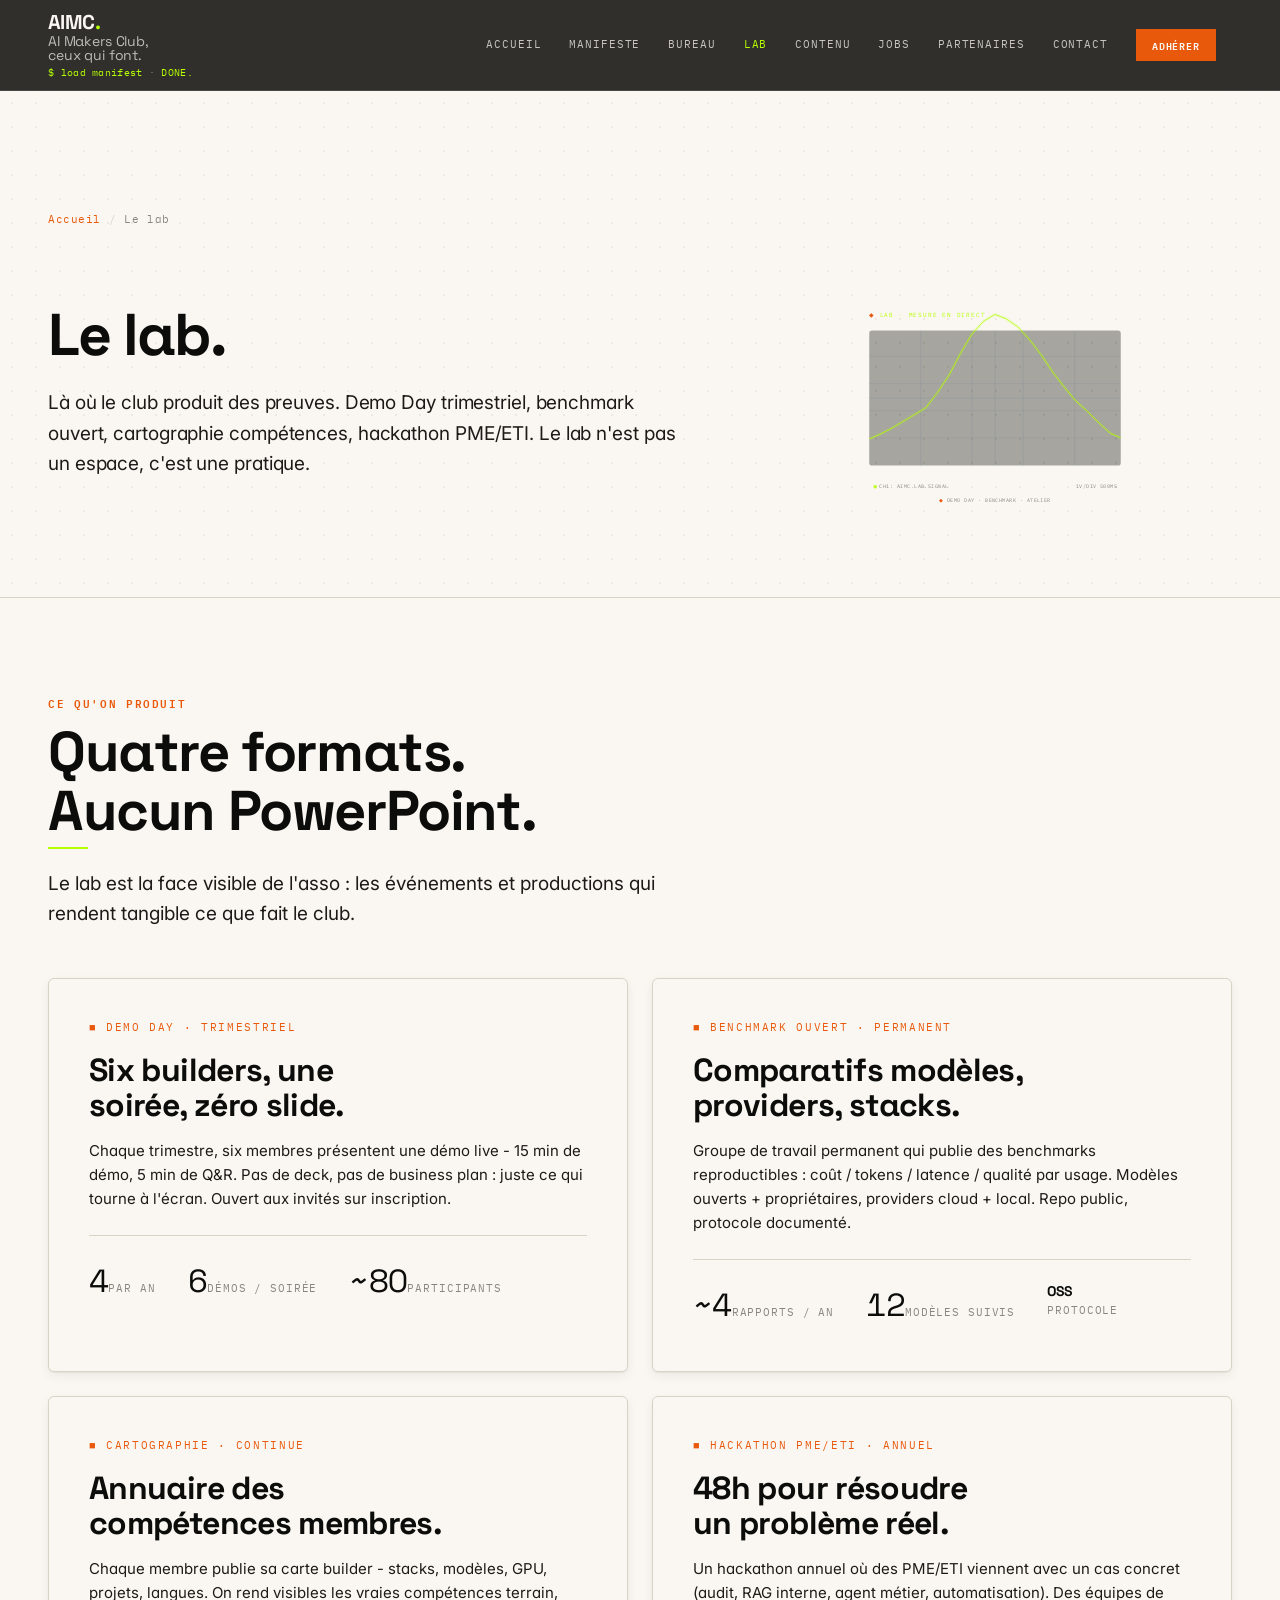
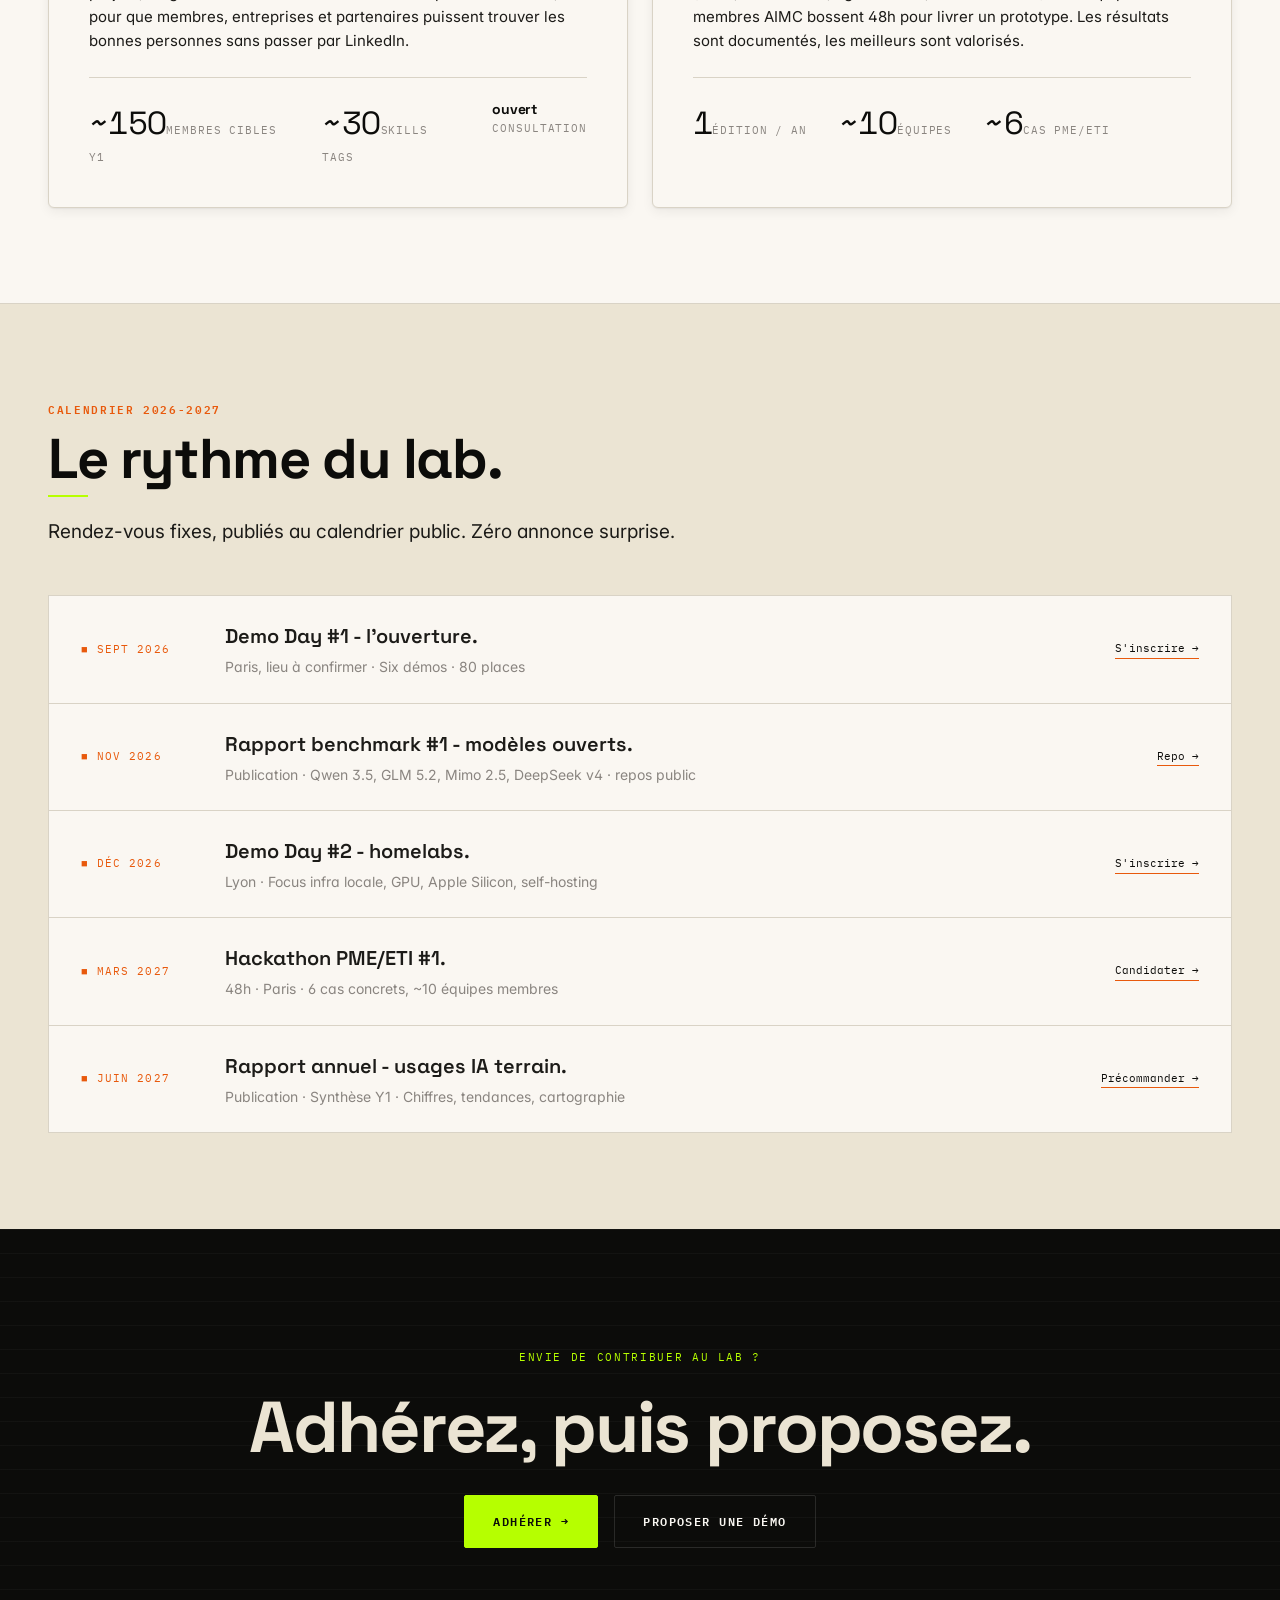
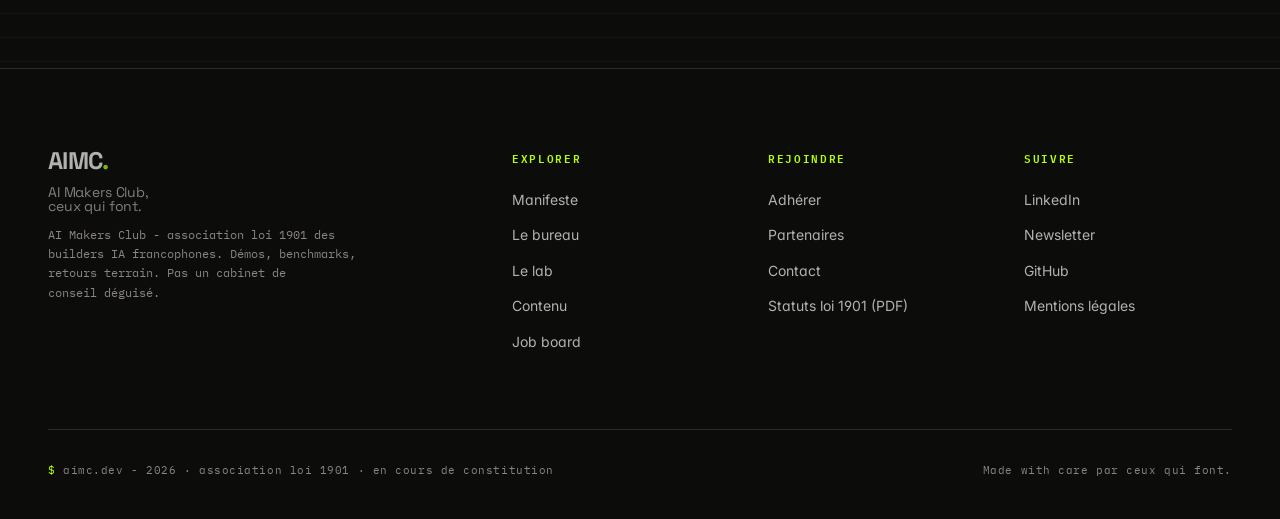
<file: lab.html>
<!DOCTYPE html>
<html lang="fr"><head>
<meta charset="UTF-8">
<meta name="robots" content="noindex, nofollow">
<meta name="viewport" content="width=device-width,initial-scale=1.0">
<title>Le lab - AIMC</title>
<meta name="description" content="Demo Day, benchmark ouvert, cartographie compétences, hackathon PME/ETI. La production réelle du club.">
<link rel="preconnect" href="https://fonts.gstatic.com" crossorigin>
<link href="https://fonts.googleapis.com/css2?family=Space+Grotesk:wght@300;400;500;600;700&family=Inter:wght@300;400;500;600;700;800;900&family=IBM+Plex+Mono:wght@300;400;500;600;700&display=swap" rel="stylesheet">
<link rel="stylesheet" href="assets/style.css">
<link rel="stylesheet" href="assets/motion.css">
</head>
<body>

<header class="site-header" data-header></header>

<section class="page-hero">
 <div class="container">
 <div class="breadcrumb"><a href="index.html">Accueil</a><span class="sep">/</span>Le lab</div>
 <div class="hero-grid">
 <div class="hero-copy">
 <h1>Le lab.</h1>
 <p class="lead">Là où le club produit des preuves. Demo Day trimestriel, benchmark ouvert, cartographie compétences, hackathon PME/ETI. Le lab n'est pas un espace, c'est une pratique.</p>
 </div>
 <div class="hero-illus" id="hero-illus-slot" aria-hidden="true">
  <div class="illus-frame">
   <svg id="illus-lab" xmlns="http://www.w3.org/2000/svg" viewBox="0 0 520 400" fill="none" style="position:relative;z-index:1;">
   <defs>
    <clipPath id="osc-clip"><rect x="42" y="34" width="436" height="280" rx="5"/></clipPath>
   </defs>

   <!-- instrument panel — glass background -->
   <rect x="20" y="20" width="480" height="360" rx="5" fill="rgba(255,255,255,0.02)" stroke="rgba(255,255,255,0.16)" stroke-width="1"/>

   <!-- header -->
   <text x="42" y="48" font-family="'IBM Plex Mono',monospace" font-size="10" fill="var(--lime)" letter-spacing="0.14em">
     <tspan fill="var(--orange)">◆</tspan><tspan dx="8">LAB · MESURE EN DIRECT</tspan>
   </text>
   <line x1="20" y1="58" x2="500" y2="58" stroke="rgba(255,255,255,0.12)" stroke-width="0.5"/>

   <!-- screen area — dark glass -->
   <rect x="42" y="72" width="436" height="234" rx="5" fill="rgba(10,12,6,0.35)" stroke="rgba(255,255,255,0.06)" stroke-width="0.5"/>

   <!-- scope grid -->
   <g stroke="rgba(30,90,138,0.25)" stroke-width="0.5">
    <line x1="42" y1="117" x2="478" y2="117"/>
    <line x1="42" y1="164" x2="478" y2="164"/>
    <line x1="42" y1="211" x2="478" y2="211"/>
    <line x1="42" y1="258" x2="478" y2="258"/>
    <line x1="131" y1="72" x2="131" y2="306"/>
    <line x1="220" y1="72" x2="220" y2="306"/>
    <line x1="309" y1="72" x2="309" y2="306"/>
    <line x1="398" y1="72" x2="398" y2="306"/>
   </g>
   <!-- center crosshair -->
   <g stroke="rgba(30,90,138,0.35)" stroke-width="0.5">
    <line x1="42" y1="189" x2="478" y2="189"/>
    <line x1="260" y1="72" x2="260" y2="306"/>
   </g>

   <!-- trace with glow trail -->
   <g clip-path="url(#osc-clip)">
    <!-- glowing trail (wider, behind) -->
    <polyline class="l-trace-glow"
      points="42,260 60,252 80,242 100,230 120,218 140,206 160,180 180,150
              200,112 220,78 240,56 260,44 280,52 300,66 320,88
              340,114 360,144 380,170 400,194 420,212 440,232 460,250 478,258"
      fill="none" stroke="var(--lime)" stroke-width="6" opacity="0.12"/>
    <!-- main trace -->
    <polyline class="l-trace"
      points="42,260 60,252 80,242 100,230 120,218 140,206 160,180 180,150
              200,112 220,78 240,56 260,44 280,52 300,66 320,88
              340,114 360,144 380,170 400,194 420,212 440,232 460,250 478,258"
      fill="none" stroke="var(--lime)" stroke-width="1.5" opacity="0.9"/>
    <!-- scan line (bright vertical bar sweeping left-to-right) -->
    <line class="l-scan-line" x1="42" y1="72" x2="42" y2="306" stroke="var(--lime)" stroke-width="2" opacity="0"/>
   </g>

   <!-- labels -->
   <text x="48" y="345" font-family="'IBM Plex Mono',monospace" font-size="8" fill="var(--mute)" letter-spacing="0.1em">
     <tspan fill="var(--lime)">◉</tspan><tspan dx="4">CH1: AIMC.LAB.SIGNAL</tspan>
   </text>
   <text x="472" y="345" font-family="'IBM Plex Mono',monospace" font-size="8" fill="var(--mute)" text-anchor="end" letter-spacing="0.1em">1V/DIV 500MS</text>

   <!-- legend -->
   <text x="260" y="370" font-family="'IBM Plex Mono',monospace" font-size="8" fill="var(--mute)" text-anchor="middle" letter-spacing="0.1em">
     <tspan fill="var(--orange)">◆</tspan><tspan dx="6">DEMO DAY · BENCHMARK · ATELIER</tspan>
   </text>
  </svg>
 </div>
 </div>
 </div>
 </div>
</section>

<section class="paper">
 <div class="container">
 <div class="sec-head">
 <div class="kicker">Ce qu'on produit</div>
 <h2>Quatre formats. Aucun PowerPoint.</h2>
 <p>Le lab est la face visible de l'asso : les événements et productions qui rendent tangible ce que fait le club.</p>
 </div>

 <div class="lab-cards">

 <div class="lab-card">
 <div class="num">■ Demo Day · trimestriel</div>
 <h3>Six builders, une soirée, zéro slide.</h3>
 <p>Chaque trimestre, six membres présentent une démo live - 15 min de démo, 5 min de Q&amp;R. Pas de deck, pas de business plan : juste ce qui tourne à l'écran. Ouvert aux invités sur inscription.</p>
 <div class="stat">
 <div><span class="num-big">4</span>par an</div>
 <div><span class="num-big">6</span>démos / soirée</div>
 <div><span class="num-big">~80</span>participants</div>
 </div>
 </div>

 <div class="lab-card">
 <div class="num">■ Benchmark ouvert · permanent</div>
 <h3>Comparatifs modèles, providers, stacks.</h3>
 <p>Groupe de travail permanent qui publie des benchmarks reproductibles : coût / tokens / latence / qualité par usage. Modèles ouverts + propriétaires, providers cloud + local. Repo public, protocole documenté.</p>
 <div class="stat">
 <div><span class="num-big">~4</span>rapports / an</div>
 <div><span class="num-big">12</span>modèles suivis</div>
 <div><strong>OSS</strong>protocole</div>
 </div>
 </div>

 <div class="lab-card">
 <div class="num">■ Cartographie · continue</div>
 <h3>Annuaire des compétences membres.</h3>
 <p>Chaque membre publie sa carte builder - stacks, modèles, GPU, projets, langues. On rend visibles les vraies compétences terrain, pour que membres, entreprises et partenaires puissent trouver les bonnes personnes sans passer par LinkedIn.</p>
 <div class="stat">
 <div><span class="num-big">~150</span>membres cibles Y1</div>
 <div><span class="num-big">~30</span>skills tags</div>
 <div><strong>ouvert</strong>consultation</div>
 </div>
 </div>

 <div class="lab-card">
 <div class="num">■ Hackathon PME/ETI · annuel</div>
 <h3>48h pour résoudre un problème réel.</h3>
 <p>Un hackathon annuel où des PME/ETI viennent avec un cas concret (audit, RAG interne, agent métier, automatisation). Des équipes de membres AIMC bossent 48h pour livrer un prototype. Les résultats sont documentés, les meilleurs sont valorisés.</p>
 <div class="stat">
 <div><span class="num-big">1</span>édition / an</div>
 <div><span class="num-big">~10</span>équipes</div>
 <div><span class="num-big">~6</span>cas PME/ETI</div>
 </div>
 </div>

 </div>
 </div>
</section>

<hr class="rule">

<section class="beige">
 <div class="container">
 <div class="sec-head">
 <div class="kicker">Calendrier 2026-2027</div>
 <h2>Le rythme du lab.</h2>
 <p>Rendez-vous fixes, publiés au calendrier public. Zéro annonce surprise.</p>
 </div>

 <div style="background:var(--paper);border:1px solid var(--rule);">
 <div style="display:grid;grid-template-columns:120px 1fr auto;gap:24px;padding:24px 32px;border-bottom:1px solid var(--rule);align-items:center;">
 <div style="font-family:'IBM Plex Mono',monospace;font-size:11px;color:var(--orange);letter-spacing:.1em;text-transform:uppercase;">■ SEPT 2026</div>
 <div>
 <h4 style="font-family:'Space Grotesk',sans-serif;font-size:20px;font-weight:600;margin-bottom:4px;">Demo Day #1 - l'ouverture.</h4>
 <p style="font-size:14px;color:var(--mute);">Paris, lieu à confirmer · Six démos · 80 places</p>
 </div>
 <a href="#" style="font-family:'IBM Plex Mono',monospace;font-size:11px;color:var(--ink);border-bottom:1px solid var(--orange);text-decoration:none;">S'inscrire →</a>
 </div>

 <div style="display:grid;grid-template-columns:120px 1fr auto;gap:24px;padding:24px 32px;border-bottom:1px solid var(--rule);align-items:center;">
 <div style="font-family:'IBM Plex Mono',monospace;font-size:11px;color:var(--orange);letter-spacing:.1em;text-transform:uppercase;">■ NOV 2026</div>
 <div>
 <h4 style="font-family:'Space Grotesk',sans-serif;font-size:20px;font-weight:600;margin-bottom:4px;">Rapport benchmark #1 - modèles ouverts.</h4>
 <p style="font-size:14px;color:var(--mute);">Publication · Qwen 3.5, GLM 5.2, Mimo 2.5, DeepSeek v4 · repos public</p>
 </div>
 <a href="#" style="font-family:'IBM Plex Mono',monospace;font-size:11px;color:var(--ink);border-bottom:1px solid var(--orange);text-decoration:none;">Repo →</a>
 </div>

 <div style="display:grid;grid-template-columns:120px 1fr auto;gap:24px;padding:24px 32px;border-bottom:1px solid var(--rule);align-items:center;">
 <div style="font-family:'IBM Plex Mono',monospace;font-size:11px;color:var(--orange);letter-spacing:.1em;text-transform:uppercase;">■ DÉC 2026</div>
 <div>
 <h4 style="font-family:'Space Grotesk',sans-serif;font-size:20px;font-weight:600;margin-bottom:4px;">Demo Day #2 - homelabs.</h4>
 <p style="font-size:14px;color:var(--mute);">Lyon · Focus infra locale, GPU, Apple Silicon, self-hosting</p>
 </div>
 <a href="#" style="font-family:'IBM Plex Mono',monospace;font-size:11px;color:var(--ink);border-bottom:1px solid var(--orange);text-decoration:none;">S'inscrire →</a>
 </div>

 <div style="display:grid;grid-template-columns:120px 1fr auto;gap:24px;padding:24px 32px;border-bottom:1px solid var(--rule);align-items:center;">
 <div style="font-family:'IBM Plex Mono',monospace;font-size:11px;color:var(--orange);letter-spacing:.1em;text-transform:uppercase;">■ MARS 2027</div>
 <div>
 <h4 style="font-family:'Space Grotesk',sans-serif;font-size:20px;font-weight:600;margin-bottom:4px;">Hackathon PME/ETI #1.</h4>
 <p style="font-size:14px;color:var(--mute);">48h · Paris · 6 cas concrets, ~10 équipes membres</p>
 </div>
 <a href="#" style="font-family:'IBM Plex Mono',monospace;font-size:11px;color:var(--ink);border-bottom:1px solid var(--orange);text-decoration:none;">Candidater →</a>
 </div>

 <div style="display:grid;grid-template-columns:120px 1fr auto;gap:24px;padding:24px 32px;align-items:center;">
 <div style="font-family:'IBM Plex Mono',monospace;font-size:11px;color:var(--orange);letter-spacing:.1em;text-transform:uppercase;">■ JUIN 2027</div>
 <div>
 <h4 style="font-family:'Space Grotesk',sans-serif;font-size:20px;font-weight:600;margin-bottom:4px;">Rapport annuel - usages IA terrain.</h4>
 <p style="font-size:14px;color:var(--mute);">Publication · Synthèse Y1 · Chiffres, tendances, cartographie</p>
 </div>
 <a href="#" style="font-family:'IBM Plex Mono',monospace;font-size:11px;color:var(--ink);border-bottom:1px solid var(--orange);text-decoration:none;">Précommander →</a>
 </div>
 </div>
 </div>
</section>

<section class="cta-final">
 <div class="container">
 <div class="kicker">Envie de contribuer au lab ?</div>
 <h2>Adhérez, puis proposez.</h2>
 <div class="actions">
 <a href="adherer.html" class="btn btn-lime">Adhérer →</a>
 <a href="contact.html" class="btn btn-ghost">Proposer une démo</a>
 </div>
 </div>
</section>

<div class="cta-sticky"><a href="adherer.html" class="btn btn-lime">Adhérer →</a></div>

<footer class="site-footer" data-footer></footer>

<script src="assets/partials.js"></script>
</body>
</html>
</file>
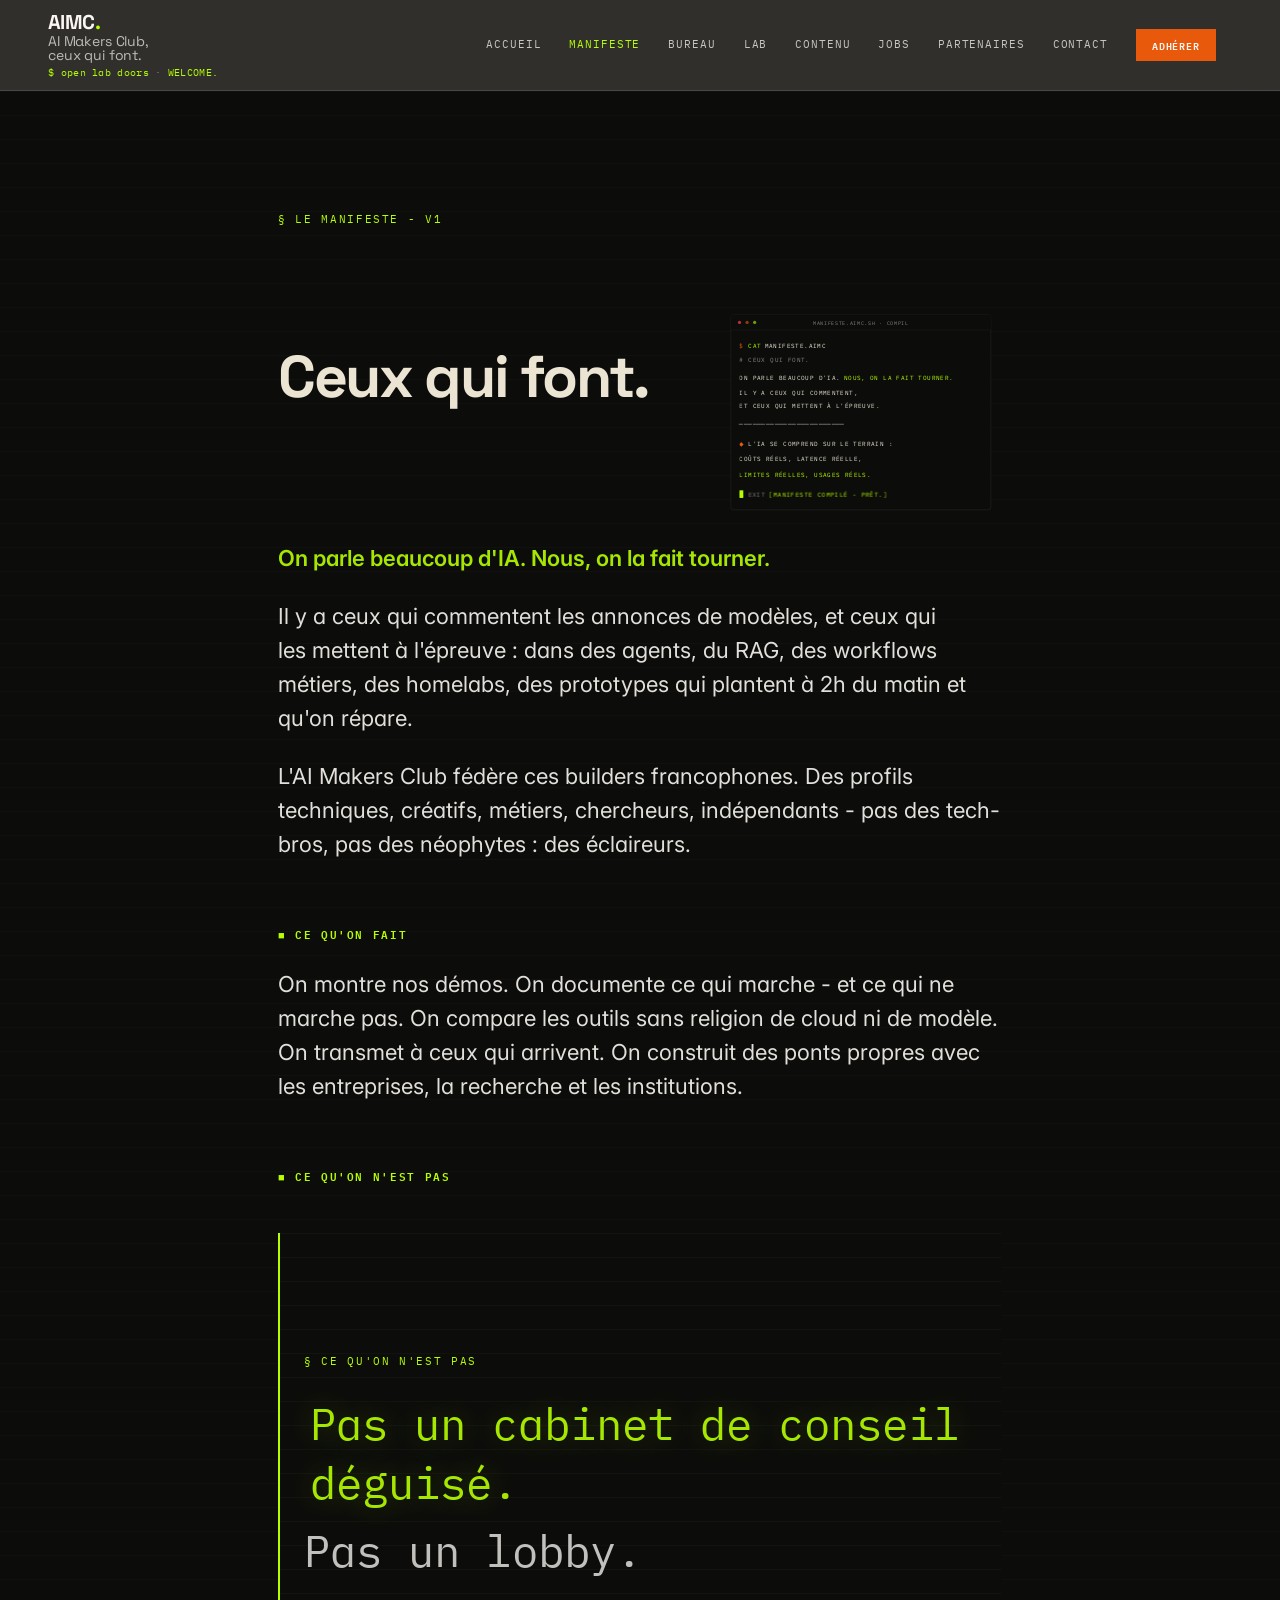
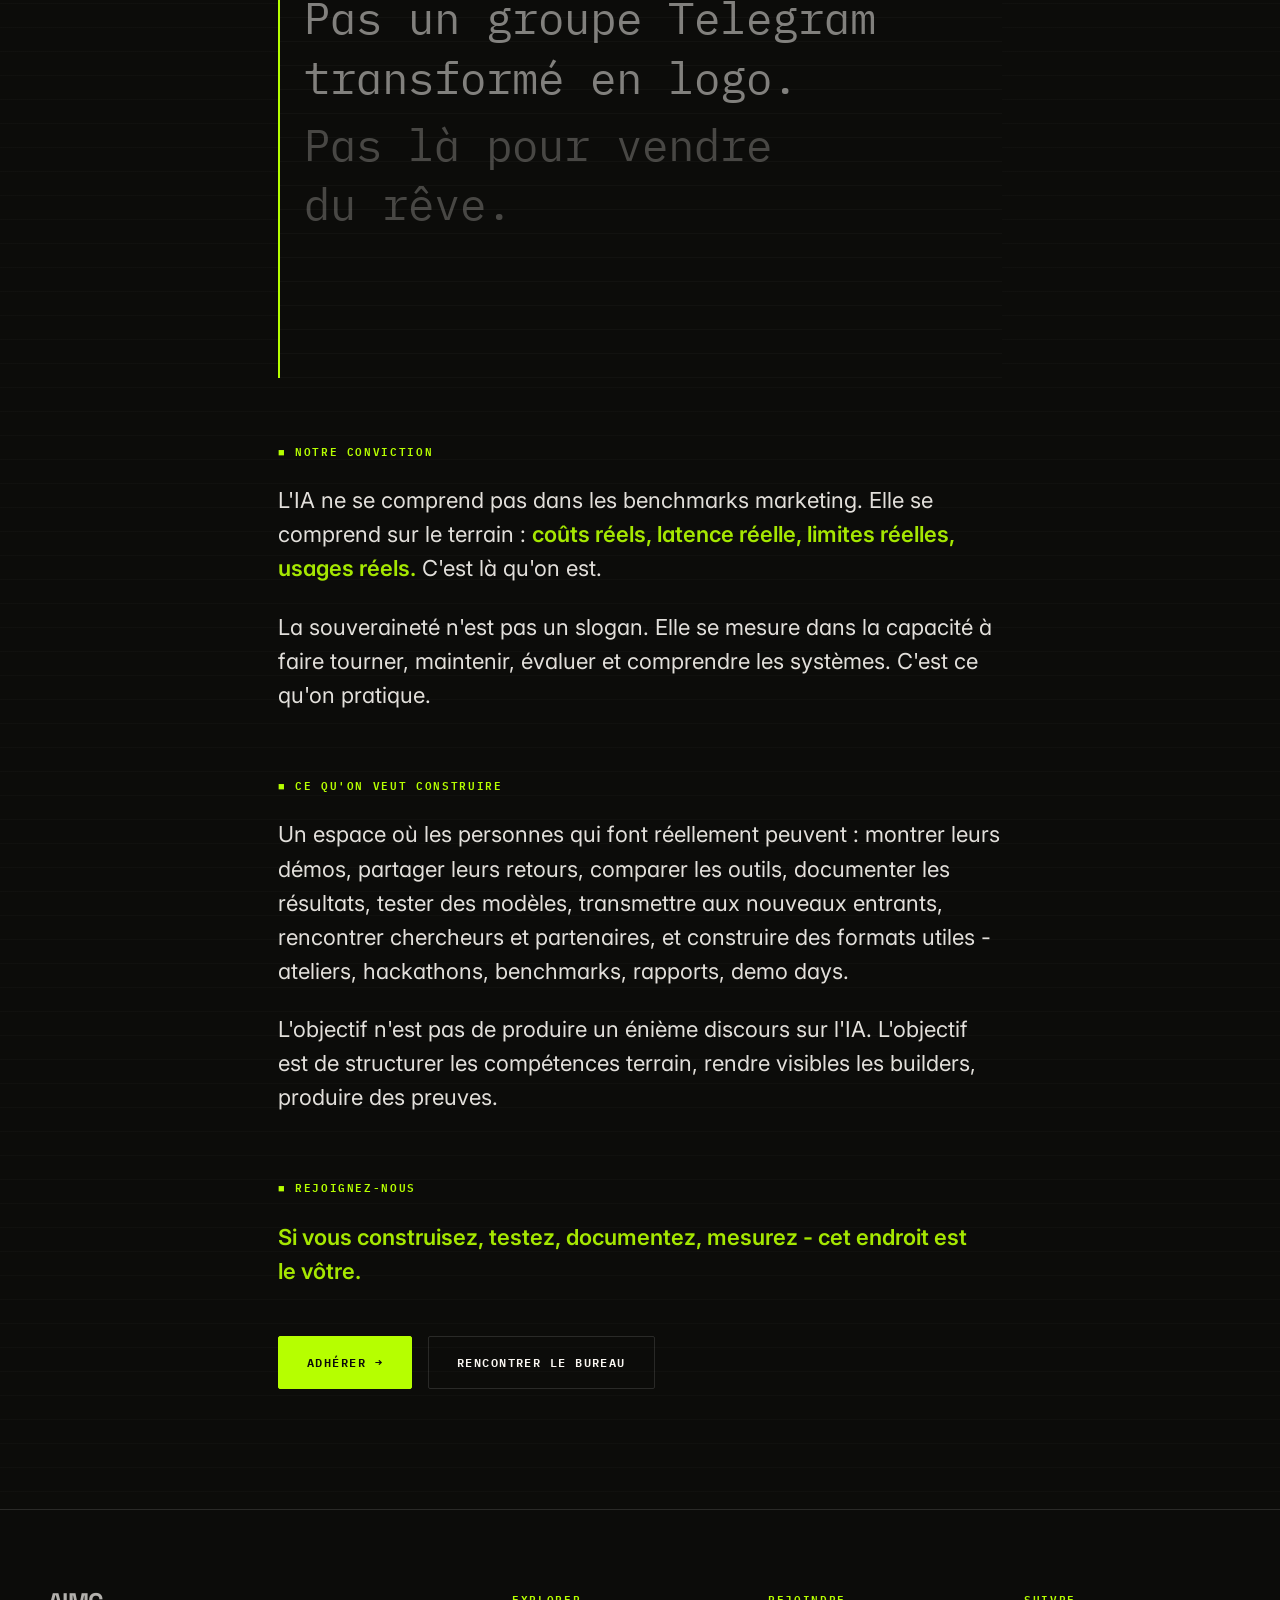
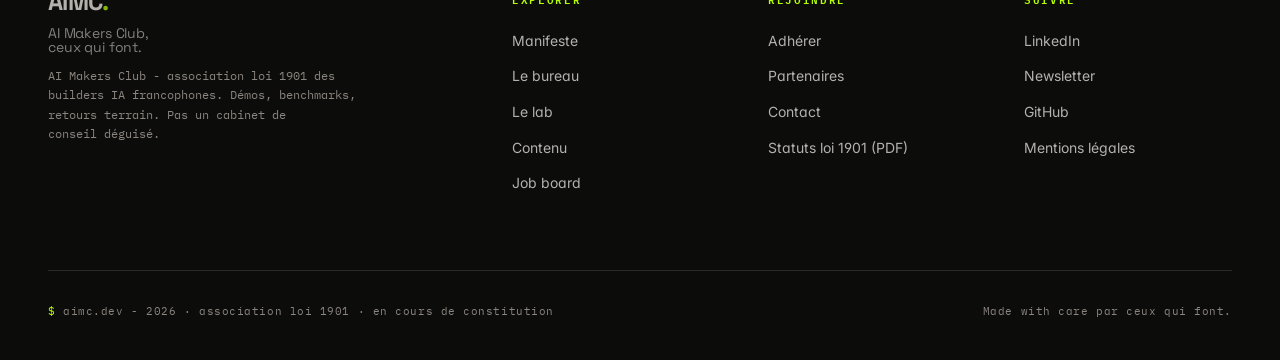
<file: manifeste.html>
<!DOCTYPE html>
<html lang="fr"><head>
<meta charset="UTF-8">
<meta name="robots" content="noindex, nofollow">
<meta name="viewport" content="width=device-width,initial-scale=1.0">
<title>Le manifeste - AIMC</title>
<meta name="description" content="On parle beaucoup d'IA. Nous, on la fait tourner. Le manifeste de l'AI Makers Club.">
<link rel="preconnect" href="https://fonts.gstatic.com" crossorigin>
<link href="https://fonts.googleapis.com/css2?family=Space+Grotesk:wght@300;400;500;600;700&family=Inter:wght@300;400;500;600;700;800;900&family=IBM+Plex+Mono:wght@300;400;500;600;700&display=swap" rel="stylesheet">
<link rel="stylesheet" href="assets/style.css">
<link rel="stylesheet" href="assets/motion.css">
</head>
<body>

<header class="site-header" data-header></header>

<section class="manifest-body">
 <div class="container">

 <div style="font-family:'IBM Plex Mono',monospace;font-size:11px;letter-spacing:.15em;color:var(--lime);margin-bottom:32px;">§ LE MANIFESTE - V1</div>

 <div class="hero-grid">
 <div class="hero-copy">
 <h1>Ceux qui font.</h1>

 </div>
 <div class="hero-illus" id="hero-illus-slot" aria-hidden="true">
  <svg id="illus-manifeste" xmlns="http://www.w3.org/2000/svg" viewBox="0 0 520 400" fill="none">
   <defs/>

   <!-- terminal frame (clean, no glow) -->
   <rect x="20" y="20" width="480" height="360" rx="5" fill="#0C0C0A" stroke="rgba(255,255,255,0.12)" stroke-width="1"/>

   <!-- title bar -->
   <rect x="20" y="20" width="480" height="28" rx="5" fill="#0C0C0A"/>
   <rect x="20" y="44" width="480" height="4" fill="#0C0C0A"/>
   <line x1="20" y1="48" x2="500" y2="48" stroke="rgba(255,255,255,0.12)" stroke-width="0.5"/>
   <circle cx="36" cy="34" r="3" fill="var(--red)" opacity="0.8"/>
   <circle cx="50" cy="34" r="3" fill="var(--orange)" opacity="0.6"/>
   <circle cx="64" cy="34" r="3" fill="var(--lime)" opacity="0.6"/>
   <text x="260" y="38" font-family="'IBM Plex Mono',monospace" font-size="9" fill="var(--mute)" text-anchor="middle" letter-spacing="0.14em">MANIFESTE.AIMC.SH · COMPIL</text>

   <!-- typed lines -->
   <g class="m-typewriter" font-family="'IBM Plex Mono',monospace" font-size="12" letter-spacing="0.06em">
    <text class="m-line ml1" x="36" y="82" fill="var(--lime)">
     <tspan fill="var(--orange)">$</tspan><tspan dx="8">CAT</tspan><tspan dx="6" fill="var(--beige)">MANIFESTE.AIMC</tspan>
    </text>
    <text class="m-line ml2" x="36" y="108" fill="var(--mute)">
     <tspan># CEUX QUI FONT.</tspan>
    </text>
    <text class="m-line ml3" x="36" y="140" fill="var(--beige)">
     <tspan>ON PARLE BEAUCOUP D'IA.</tspan><tspan fill="var(--lime)" dx="6">NOUS, ON LA FAIT TOURNER.</tspan>
    </text>
    <text class="m-line ml4" x="36" y="168" fill="var(--beige)">
     <tspan>IL Y A CEUX QUI COMMENTENT,</tspan>
    </text>
    <text class="m-line ml5" x="36" y="192" fill="var(--beige)">
     <tspan>ET CEUX QUI METTENT À L'ÉPREUVE.</tspan>
    </text>
    <text x="36" y="226" fill="var(--mute)">━━━━━━━━━━━━━━━━━━━━━━━━</text>
    <text class="m-line ml7" x="36" y="262" fill="var(--beige)">
     <tspan fill="var(--orange)">◆</tspan><tspan dx="6">L'IA SE COMPREND SUR LE TERRAIN :</tspan>
    </text>
    <text class="m-line ml8" x="36" y="290" fill="var(--beige)">
     <tspan>COÛTS RÉELS, LATENCE RÉELLE,</tspan>
    </text>
    <text class="m-line ml9" x="36" y="320" fill="var(--lime)">
     <tspan>LIMITES RÉELLES, USAGES RÉELS.</tspan>
    </text>
    <text class="m-line ml10" x="36" y="356" fill="var(--orange)">
     <tspan>$</tspan><tspan dx="8" fill="var(--mute)">EXIT</tspan><tspan dx="6" class="m-ready" fill="var(--lime)">[MANIFESTE COMPILÉ - PRÊT.]</tspan>
    </text>
    <rect class="m-cursor" x="36" y="344" width="7" height="14" fill="var(--lime)"/>
   </g>
  </svg>
 </div>
 </div>

 <p><strong>On parle beaucoup d'IA. Nous, on la fait tourner.</strong></p>

 <p>Il y a ceux qui commentent les annonces de modèles, et ceux qui les mettent à l'épreuve : dans des agents, du RAG, des workflows métiers, des homelabs, des prototypes qui plantent à 2h du matin et qu'on répare.</p>

 <p>L'AI Makers Club fédère ces builders francophones. Des profils techniques, créatifs, métiers, chercheurs, indépendants - pas des tech-bros, pas des néophytes : des éclaireurs.</p>

 <h2>■ Ce qu'on fait</h2>

 <p>On montre nos démos. On documente ce qui marche - et ce qui ne marche pas. On compare les outils sans religion de cloud ni de modèle. On transmet à ceux qui arrivent. On construit des ponts propres avec les entreprises, la recherche et les institutions.</p>

 <h2>■ Ce qu'on n'est pas</h2>

 <div class="neg-block banner-neg" id="neg-banner-m">
 <div class="kicker" style="color:var(--lime);margin-bottom:24px;">§ Ce qu'on n'est pas</div>
 <p class="neg" id="neg-list-m">
 <span class="neg-line" data-i="0">Pas un cabinet de conseil déguisé.</span>
 <span class="neg-line" data-i="1">Pas un lobby.</span>
 <span class="neg-line" data-i="2">Pas un groupe Telegram transformé en logo.</span>
 <span class="neg-line" data-i="3">Pas là pour vendre du rêve.</span>
 </p>
 </div>

 <h2>■ Notre conviction</h2>

 <p>L'IA ne se comprend pas dans les benchmarks marketing. Elle se comprend sur le terrain : <strong>coûts réels, latence réelle, limites réelles, usages réels.</strong> C'est là qu'on est.</p>

 <p>La souveraineté n'est pas un slogan. Elle se mesure dans la capacité à faire tourner, maintenir, évaluer et comprendre les systèmes. C'est ce qu'on pratique.</p>

 <h2>■ Ce qu'on veut construire</h2>

 <p>Un espace où les personnes qui font réellement peuvent : montrer leurs démos, partager leurs retours, comparer les outils, documenter les résultats, tester des modèles, transmettre aux nouveaux entrants, rencontrer chercheurs et partenaires, et construire des formats utiles - ateliers, hackathons, benchmarks, rapports, demo days.</p>

 <p>L'objectif n'est pas de produire un énième discours sur l'IA. L'objectif est de structurer les compétences terrain, rendre visibles les builders, produire des preuves.</p>

 <h2>■ Rejoignez-nous</h2>

 <p style="margin-bottom:48px;"><strong>Si vous construisez, testez, documentez, mesurez - cet endroit est le vôtre.</strong></p>

 <div style="display:flex;gap:16px;flex-wrap:wrap;">
 <a href="adherer.html" class="btn btn-lime">Adhérer →</a>
 <a href="bureau.html" class="btn btn-ghost">Rencontrer le bureau</a>
 </div>

 </div>
</section>

<div class="cta-sticky"><a href="adherer.html" class="btn btn-lime">Adhérer →</a></div>

<footer class="site-footer" data-footer></footer>

<script src="assets/partials.js"></script>
<script>
// Cascade scroll animation for manifeste neg-block (same as index.html)
(function(){
 const negList = document.getElementById('neg-list-m');
 if(!negList) return;
 const lines = [...negList.querySelectorAll('.neg-line')];
 const banner = document.getElementById('neg-banner-m');
 const setActive = (idx) => {
 lines.forEach((el,i) => {
 el.classList.remove('active','past','dim-1','dim-2');
 if(i === idx){ el.classList.add('active'); }
 else if(i < idx){ el.classList.add('past'); }
 else{
 const d = i - idx;
 if(d === 1) el.classList.add('dim-2');
 else if(d === 2) el.classList.add('dim-1');
 }
 });
 };
 setActive(0);
 const onScroll = () => {
 const rect = banner.getBoundingClientRect();
 const vh = window.innerHeight;
 const total = rect.height + vh;
 const seen = vh - rect.top;
 const p = Math.max(0, Math.min(1, seen / total));
 const eased = Math.max(0, Math.min(1, (p - 0.15) / 0.70));
 const idx = Math.min(lines.length - 1, Math.floor(eased * lines.length));
 setActive(idx);
 };
 let ticking = false;
 window.addEventListener('scroll', () => {
 if(!ticking){
 requestAnimationFrame(() => { onScroll(); ticking = false; });
 ticking = true;
 }
 }, {passive:true});
 onScroll();
})();
</script>
</body>
</html>
</file>
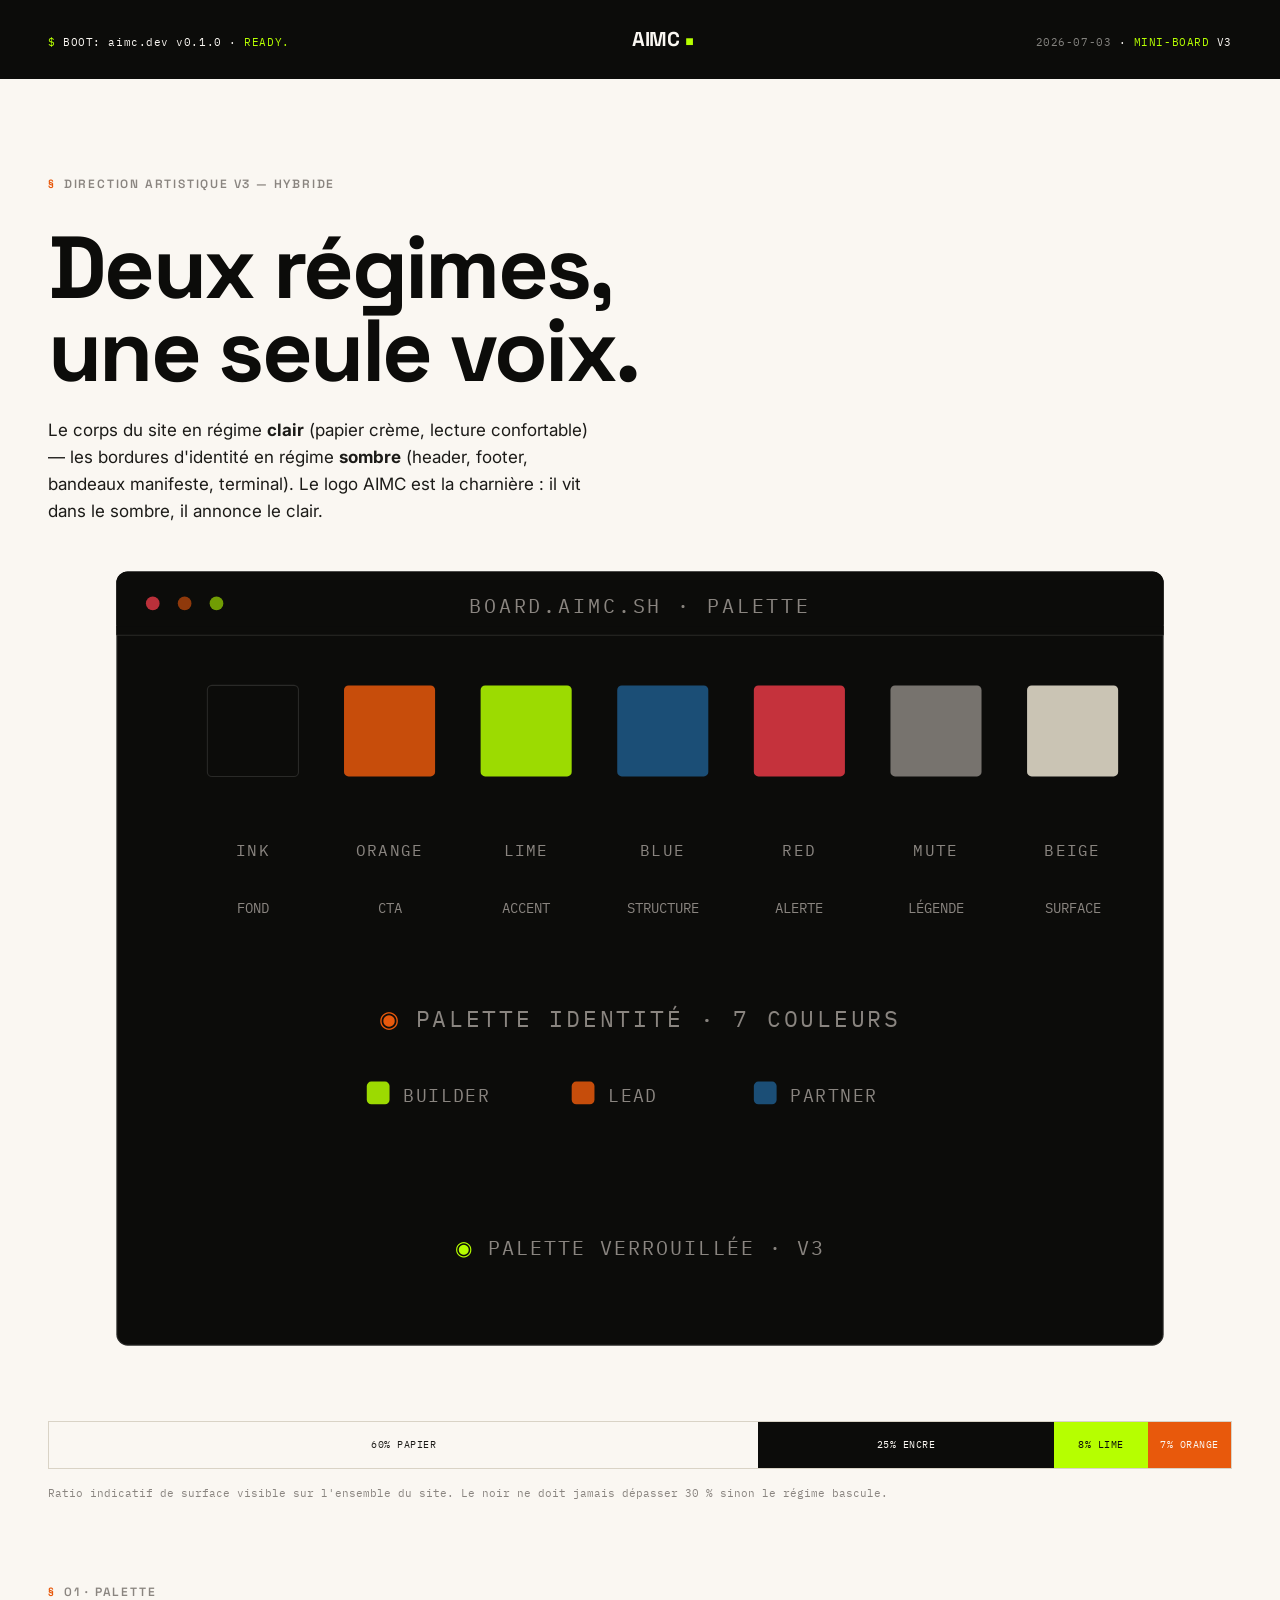
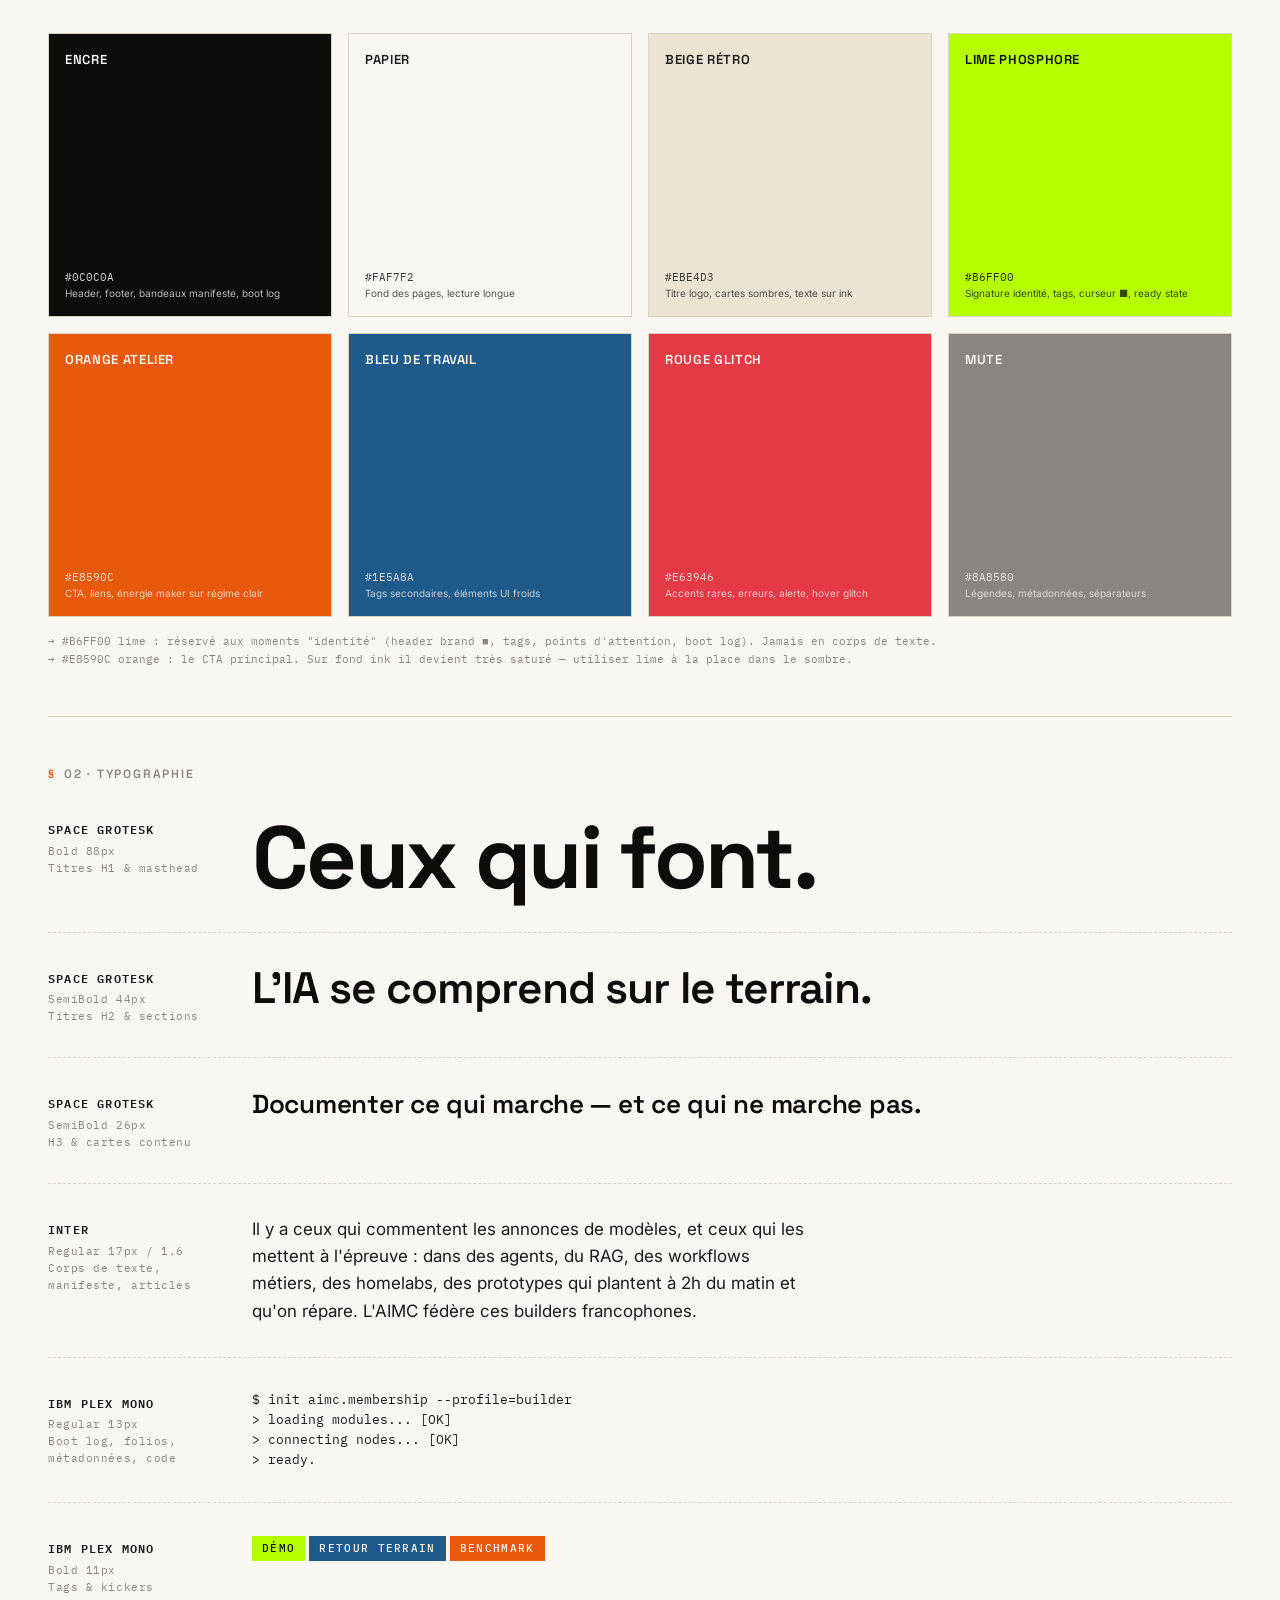
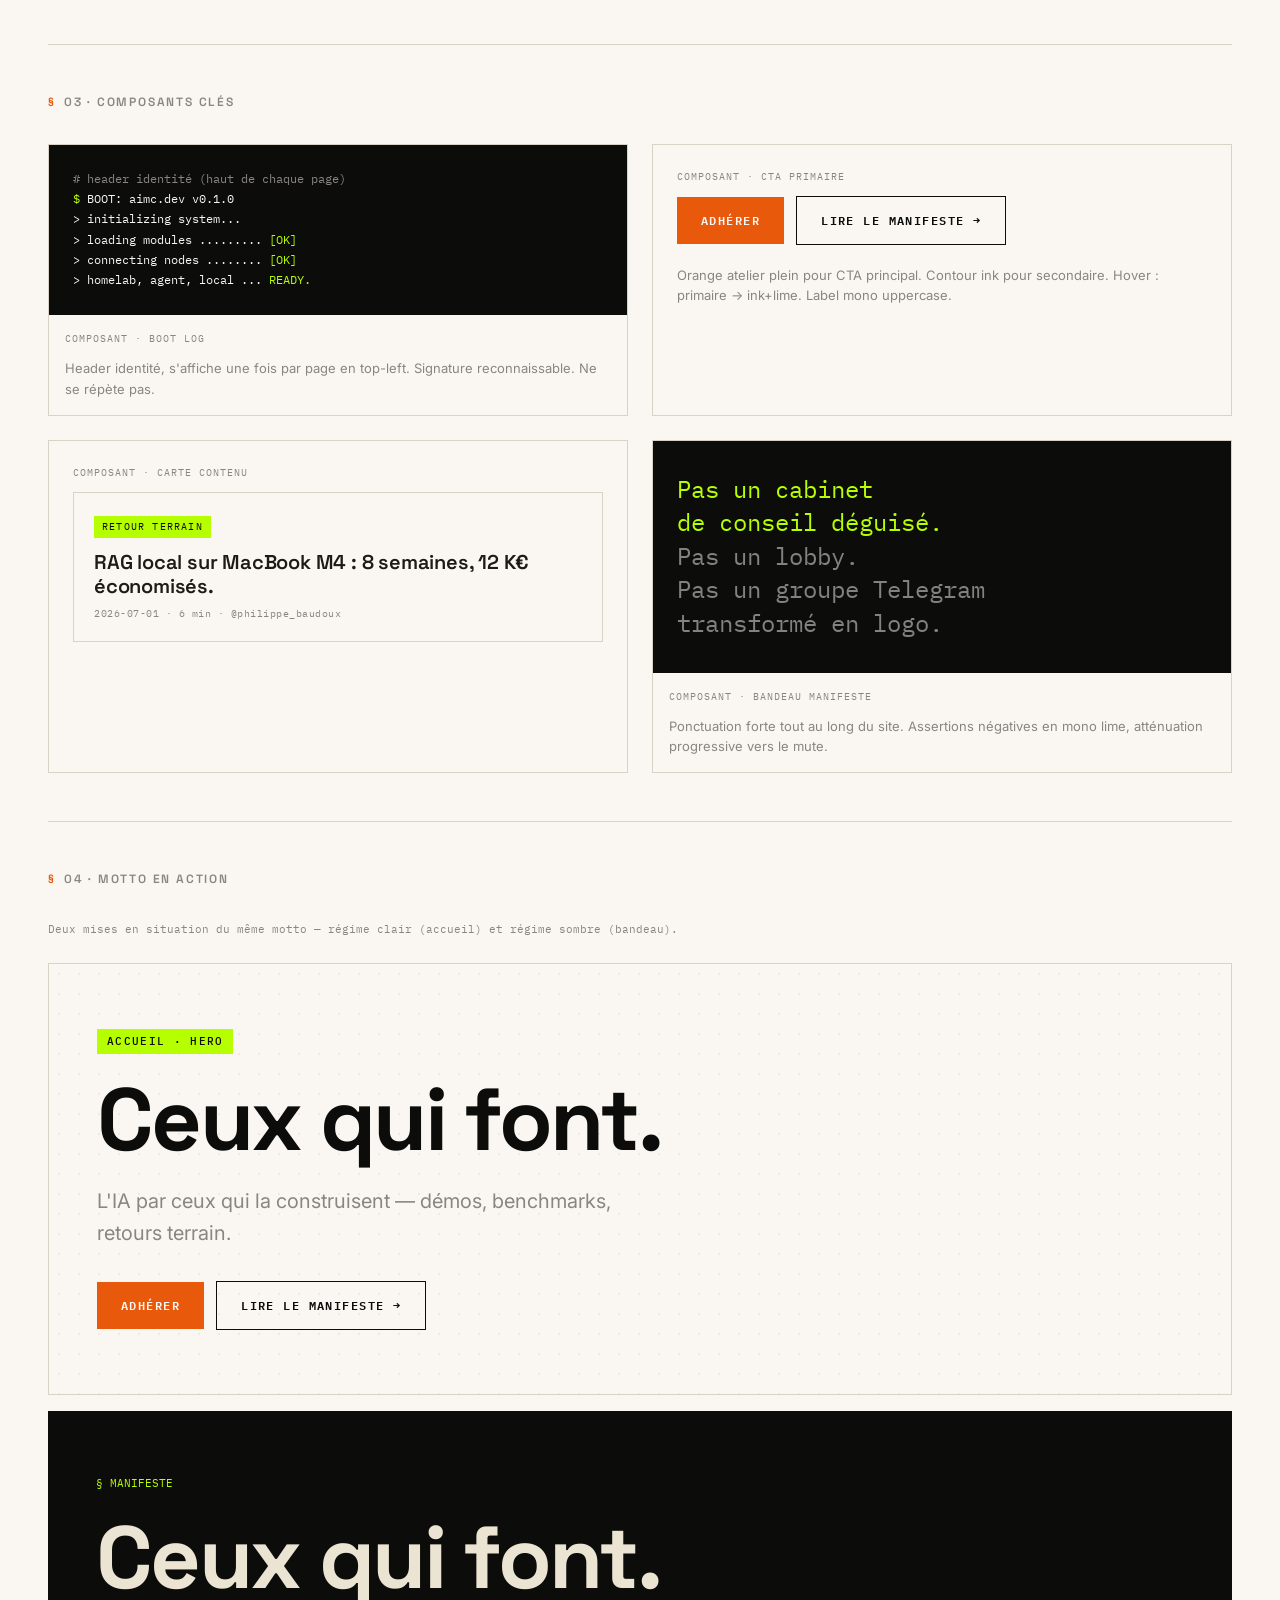
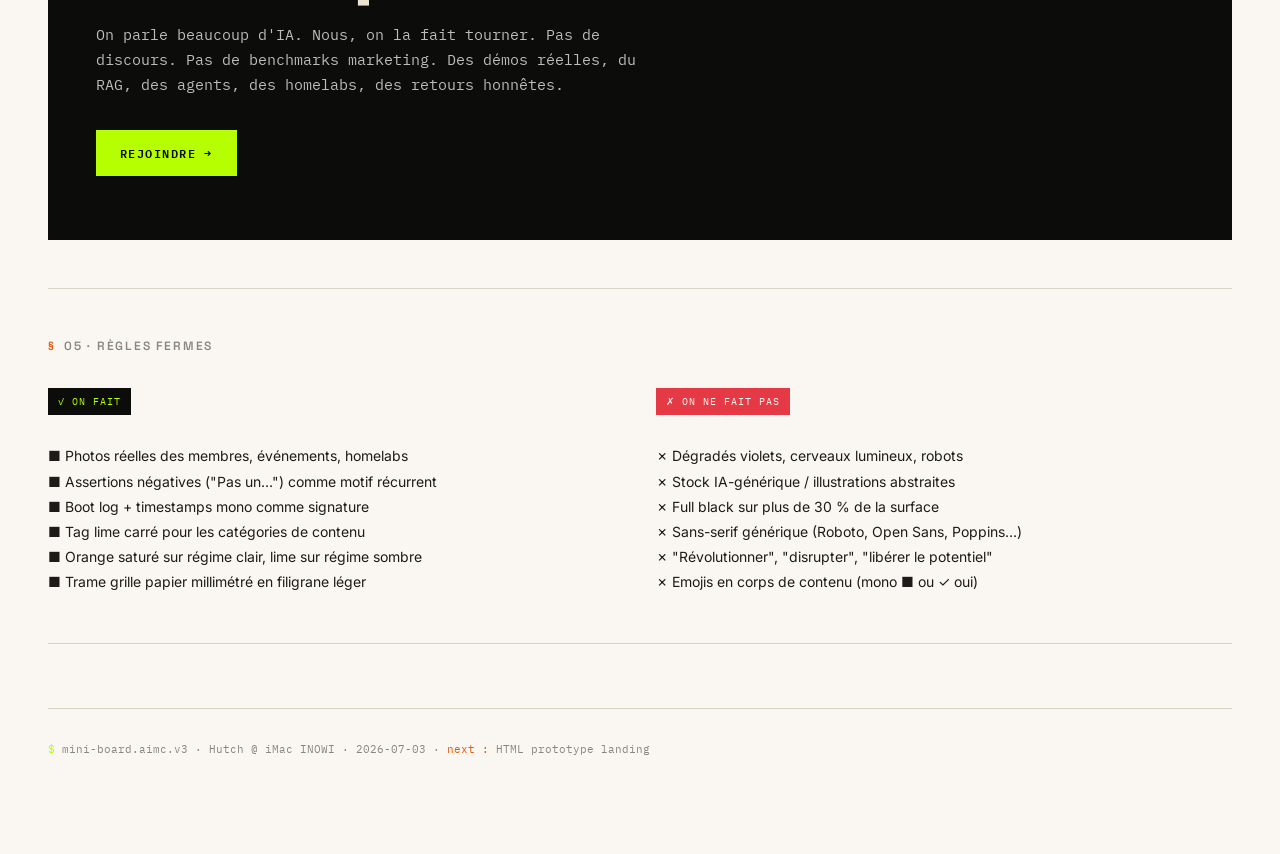
<file: mini-board.html>
<!DOCTYPE html>
<html lang="fr"><head><meta charset="UTF-8">
<meta name="robots" content="noindex, nofollow">
<meta name="viewport" content="width=device-width, initial-scale=1.0">
<title>AIMC — Mini board DA V3</title>
<link rel="stylesheet" href="assets/motion.css">
<link rel="preconnect" href="https://fonts.gstatic.com" crossorigin>
<link href="https://fonts.googleapis.com/css2?family=Space+Grotesk:wght@300;400;500;600;700&family=Inter:wght@300;400;500;600;700;800;900&family=IBM+Plex+Mono:wght@300;400;500;600;700&display=swap" rel="stylesheet">
<style>
:root{
  --ink:#0C0C0A;
  --paper:#FAF7F2;
  --beige:#EBE4D3;
  --lime:#B6FF00;
  --orange:#E8590C;
  --blue:#1E5A8A;
  --red:#E63946;
  --text:#1C1B18;
  --mute:#8A8580;
  --rule:#D9D3C6;
}
*{box-sizing:border-box;margin:0;padding:0;}
body{font-family:"Inter",system-ui,sans-serif;background:var(--paper);color:var(--text);
  font-size:15px;line-height:1.55;-webkit-font-smoothing:antialiased;}
.mono{font-family:"IBM Plex Mono",monospace;}
.grot{font-family:"Space Grotesk",sans-serif;}

.container{max-width:1280px;margin:0 auto;padding:64px 48px;}

/* HEADER — dark regime */
.dark-header{background:var(--ink);color:var(--paper);padding:24px 48px;
  display:flex;justify-content:space-between;align-items:baseline;
  font-family:"IBM Plex Mono",monospace;font-size:11px;letter-spacing:.05em;}
.dark-header .lime{color:var(--lime);}
.dark-header .brand{font-family:"Space Grotesk",sans-serif;font-weight:700;font-size:20px;letter-spacing:-.02em;}
.dark-header .brand::after{content:"■";color:var(--lime);margin-left:6px;font-size:14px;}

/* SECTION */
.section{padding:48px 0;border-bottom:1px solid var(--rule);}
.section h2{font-family:"Space Grotesk",sans-serif;font-size:12px;font-weight:600;
  letter-spacing:.15em;text-transform:uppercase;color:var(--mute);margin-bottom:32px;}
.section h2::before{content:"§";color:var(--orange);margin-right:8px;}

/* COLOR CARDS */
.palette{display:grid;grid-template-columns:repeat(4,1fr);gap:16px;}
.swatch{aspect-ratio:1/1;border-radius:0;padding:16px;display:flex;flex-direction:column;
  justify-content:space-between;font-family:"IBM Plex Mono",monospace;font-size:11px;
  border:1px solid var(--rule);}
.swatch .role{font-family:"Space Grotesk",sans-serif;font-weight:600;font-size:13px;text-transform:uppercase;letter-spacing:.05em;}
.swatch .hex{font-size:11px;opacity:.85;}
.swatch .use{font-size:10px;line-height:1.4;font-family:"Inter",sans-serif;opacity:.75;}

.sw-ink{background:var(--ink);color:var(--paper);}
.sw-paper{background:var(--paper);color:var(--text);}
.sw-beige{background:var(--beige);color:var(--text);}
.sw-lime{background:var(--lime);color:var(--ink);}
.sw-orange{background:var(--orange);color:var(--paper);}
.sw-blue{background:var(--blue);color:var(--paper);}
.sw-red{background:var(--red);color:var(--paper);}
.sw-mute{background:var(--mute);color:var(--paper);}

/* TYPOGRAPHY SPECIMEN */
.type-specimen{display:grid;grid-template-columns:180px 1fr;gap:24px;margin-bottom:32px;
  padding-bottom:32px;border-bottom:1px dashed var(--rule);}
.type-specimen:last-child{border-bottom:0;margin-bottom:0;padding-bottom:0;}
.type-label{font-family:"IBM Plex Mono",monospace;font-size:11px;color:var(--mute);
  letter-spacing:.05em;padding-top:4px;}
.type-label strong{display:block;color:var(--text);font-weight:600;font-size:12px;
  text-transform:uppercase;letter-spacing:.1em;margin-bottom:4px;}
.type-h1{font-family:"Space Grotesk",sans-serif;font-weight:700;font-size:88px;line-height:.95;
  letter-spacing:-.03em;color:var(--ink);}
.type-h2{font-family:"Space Grotesk",sans-serif;font-weight:600;font-size:44px;line-height:1.05;
  letter-spacing:-.02em;color:var(--ink);}
.type-h3{font-family:"Space Grotesk",sans-serif;font-weight:600;font-size:26px;line-height:1.15;
  letter-spacing:-.01em;color:var(--ink);}
.type-body{font-family:"Inter",sans-serif;font-size:17px;line-height:1.6;color:var(--text);max-width:560px;}
.type-mono{font-family:"IBM Plex Mono",monospace;font-size:13px;line-height:1.55;color:var(--text);}
.type-tag{font-family:"IBM Plex Mono",monospace;font-size:11px;font-weight:500;
  letter-spacing:.12em;text-transform:uppercase;color:var(--ink);
  background:var(--lime);padding:4px 10px;display:inline-block;}

/* COMPONENT PREVIEW */
.components{display:grid;grid-template-columns:repeat(2,1fr);gap:24px;}
.comp{padding:24px;border:1px solid var(--rule);background:var(--paper);}
.comp-label{font-family:"IBM Plex Mono",monospace;font-size:10px;letter-spacing:.1em;
  text-transform:uppercase;color:var(--mute);margin-bottom:12px;}
.comp h3{font-family:"Space Grotesk",sans-serif;font-size:22px;font-weight:600;margin-bottom:12px;letter-spacing:-.01em;}

/* CTA button */
.btn{display:inline-block;background:var(--orange);color:var(--paper);
  font-family:"IBM Plex Mono",monospace;font-size:12px;font-weight:600;
  letter-spacing:.12em;text-transform:uppercase;padding:14px 24px;
  text-decoration:none;transition:all .2s;}
.btn:hover{background:var(--ink);color:var(--lime);}
.btn-outline{background:transparent;color:var(--ink);border:1px solid var(--ink);}
.btn-outline:hover{background:var(--ink);color:var(--paper);}

/* Boot log */
.bootlog{background:var(--ink);color:var(--paper);padding:24px;font-family:"IBM Plex Mono",monospace;font-size:12px;line-height:1.7;}
.bootlog .prompt{color:var(--lime);}
.bootlog .comment{color:var(--mute);}
.bootlog .err{color:var(--red);}

/* Manifesto banner */
.banner-manifest{background:var(--ink);color:var(--paper);padding:64px 48px;text-align:left;}
.banner-manifest .neg{font-family:"IBM Plex Mono",monospace;font-size:24px;line-height:1.4;color:var(--lime);}
.banner-manifest .neg span{color:var(--paper);opacity:.5;}

/* Content card */
.card-content{background:var(--paper);border:1px solid var(--rule);padding:20px;}
.card-content .tag{font-family:"IBM Plex Mono",monospace;font-size:10px;letter-spacing:.12em;
  text-transform:uppercase;color:var(--ink);background:var(--lime);padding:3px 8px;display:inline-block;margin-bottom:12px;}
.card-content h4{font-family:"Space Grotesk",sans-serif;font-size:20px;line-height:1.2;
  font-weight:600;letter-spacing:-.01em;margin-bottom:8px;}
.card-content .meta{font-family:"IBM Plex Mono",monospace;font-size:10px;color:var(--mute);letter-spacing:.05em;}

/* Note */
.note{font-family:"IBM Plex Mono",monospace;font-size:11px;color:var(--mute);line-height:1.6;margin-top:16px;}

/* Ratio bar */
.ratio{display:flex;height:48px;margin-top:24px;border:1px solid var(--rule);}
.ratio > div{display:flex;align-items:center;justify-content:center;
  font-family:"IBM Plex Mono",monospace;font-size:10px;letter-spacing:.05em;}
.r-paper{flex:60;background:var(--paper);color:var(--text);}
.r-ink{flex:25;background:var(--ink);color:var(--paper);}
.r-lime{flex:8;background:var(--lime);color:var(--ink);}
.r-orange{flex:7;background:var(--orange);color:var(--paper);}
</style>
</head>
<body>

<!-- DARK HEADER (signature "machine") -->
<div class="dark-header">
  <div>
    <span class="lime">$</span> BOOT: aimc.dev v0.1.0 · <span class="lime">READY.</span>
  </div>
  <div class="brand">AIMC</div>
  <div>
    <span class="comment" style="opacity:.5;">2026-07-03</span> · <span class="lime">MINI-BOARD</span> V3
  </div>
</div>

<div class="container">

  <!-- Intro -->
  <div class="section" style="border:0;padding-top:32px;padding-bottom:32px;">
    <h2>Direction artistique V3 — hybride</h2>
    <div class="hero-grid">
    <div class="hero-copy">
    <div class="type-h1">Deux régimes,<br>une seule voix.</div>
    <p class="type-body" style="margin-top:24px;">Le corps du site en régime <strong>clair</strong> (papier crème, lecture confortable) — les bordures d'identité en régime <strong>sombre</strong> (header, footer, bandeaux manifeste, terminal). Le logo AIMC est la charnière : il vit dans le sombre, il annonce le clair.</p>
    </div>
    <div class="hero-illus" id="hero-illus-slot" aria-hidden="true">
          <svg id="illus-board" xmlns="http://www.w3.org/2000/svg" viewBox="0 0 520 380" fill="none">
      <defs/>

      <!-- terminal bg (clean) -->
      <rect x="30" y="20" width="460" height="340" rx="5" fill="#0C0C0A" stroke="rgba(255,255,255,0.12)" stroke-width="1"/>

      <!-- title bar -->
      <rect x="30" y="20" width="460" height="28" rx="5" fill="#0C0C0A"/>
      <rect x="30" y="44" width="460" height="4" fill="#0C0C0A"/>
      <line x1="30" y1="48" x2="490" y2="48" stroke="rgba(255,255,255,0.12)" stroke-width="0.5"/>
      <circle cx="46" cy="34" r="3" fill="var(--red)" opacity="0.8"/>
      <circle cx="60" cy="34" r="3" fill="var(--orange)" opacity="0.6"/>
      <circle cx="74" cy="34" r="3" fill="var(--lime)" opacity="0.6"/>
      <text x="260" y="38" font-family="'IBM Plex Mono',monospace" font-size="9" fill="var(--mute)" text-anchor="middle" letter-spacing="0.14em">BOARD.AIMC.SH · PALETTE</text>

      <!-- simplified palette grid -->
      <g class="b-grid">
       <!-- Row 1: color swatches -->
       <rect class="bp" x="70" y="70" width="40" height="40" rx="2" fill="#0C0C0A" stroke="rgba(255,255,255,0.12)" stroke-width="0.5"/>
       <rect class="bp" x="130" y="70" width="40" height="40" rx="2" fill="var(--orange)" opacity="0.85"/>
       <rect class="bp" x="190" y="70" width="40" height="40" rx="2" fill="var(--lime)" opacity="0.85"/>
       <rect class="bp" x="250" y="70" width="40" height="40" rx="2" fill="var(--blue)" opacity="0.85"/>
       <rect class="bp" x="310" y="70" width="40" height="40" rx="2" fill="var(--red)" opacity="0.85"/>
       <rect class="bp" x="370" y="70" width="40" height="40" rx="2" fill="var(--mute)" opacity="0.85"/>
       <rect class="bp" x="430" y="70" width="40" height="40" rx="2" fill="var(--beige)" opacity="0.85"/>

       <!-- Row 2: labels -->
       <text x="90" y="145" font-family="'IBM Plex Mono',monospace" font-size="7" fill="var(--mute)" text-anchor="middle" letter-spacing="0.08em">INK</text>
       <text x="150" y="145" font-family="'IBM Plex Mono',monospace" font-size="7" fill="var(--mute)" text-anchor="middle" letter-spacing="0.08em">ORANGE</text>
       <text x="210" y="145" font-family="'IBM Plex Mono',monospace" font-size="7" fill="var(--mute)" text-anchor="middle" letter-spacing="0.08em">LIME</text>
       <text x="270" y="145" font-family="'IBM Plex Mono',monospace" font-size="7" fill="var(--mute)" text-anchor="middle" letter-spacing="0.08em">BLUE</text>
       <text x="330" y="145" font-family="'IBM Plex Mono',monospace" font-size="7" fill="var(--mute)" text-anchor="middle" letter-spacing="0.08em">RED</text>
       <text x="390" y="145" font-family="'IBM Plex Mono',monospace" font-size="7" fill="var(--mute)" text-anchor="middle" letter-spacing="0.08em">MUTE</text>
       <text x="450" y="145" font-family="'IBM Plex Mono',monospace" font-size="7" fill="var(--mute)" text-anchor="middle" letter-spacing="0.08em">BEIGE</text>

       <!-- Row 3: usage -->
       <text x="90" y="170" font-family="'IBM Plex Mono',monospace" font-size="6" fill="var(--mute)" text-anchor="middle">FOND</text>
       <text x="150" y="170" font-family="'IBM Plex Mono',monospace" font-size="6" fill="var(--mute)" text-anchor="middle">CTA</text>
       <text x="210" y="170" font-family="'IBM Plex Mono',monospace" font-size="6" fill="var(--mute)" text-anchor="middle">ACCENT</text>
       <text x="270" y="170" font-family="'IBM Plex Mono',monospace" font-size="6" fill="var(--mute)" text-anchor="middle">STRUCTURE</text>
       <text x="330" y="170" font-family="'IBM Plex Mono',monospace" font-size="6" fill="var(--mute)" text-anchor="middle">ALERTE</text>
       <text x="390" y="170" font-family="'IBM Plex Mono',monospace" font-size="6" fill="var(--mute)" text-anchor="middle">LÉGENDE</text>
       <text x="450" y="170" font-family="'IBM Plex Mono',monospace" font-size="6" fill="var(--mute)" text-anchor="middle">SURFACE</text>
      </g>

      <!-- caption -->
      <text x="260" y="220" font-family="'IBM Plex Mono',monospace" font-size="10" fill="var(--mute)" text-anchor="middle" letter-spacing="0.12em">
        <tspan fill="var(--orange)">◉</tspan><tspan dx="6">PALETTE IDENTITÉ · 7 COULEURS</tspan>
      </text>

      <!-- legend -->
      <g font-family="'IBM Plex Mono',monospace" font-size="8" fill="var(--mute)">
       <rect x="140" y="244" width="10" height="10" rx="2" fill="var(--lime)" opacity="0.85"/>
       <text x="156" y="253" letter-spacing="0.08em">BUILDER</text>
       <rect x="230" y="244" width="10" height="10" rx="2" fill="var(--orange)" opacity="0.85"/>
       <text x="246" y="253" letter-spacing="0.08em">LEAD</text>
       <rect x="310" y="244" width="10" height="10" rx="2" fill="var(--blue)" opacity="0.85"/>
       <text x="326" y="253" letter-spacing="0.08em">PARTNER</text>
      </g>

      <!-- status -->
      <text x="260" y="320" font-family="'IBM Plex Mono',monospace" font-size="9" fill="var(--mute)" text-anchor="middle" letter-spacing="0.1em">
        <tspan fill="var(--lime)">◉</tspan><tspan dx="6">PALETTE VERROUILLÉE · V3</tspan>
      </text>
     </svg>
    </div>
    </div>
    <div class="ratio">
      <div class="r-paper">60% PAPIER</div>
      <div class="r-ink">25% ENCRE</div>
      <div class="r-lime">8% LIME</div>
      <div class="r-orange">7% ORANGE</div>
    </div>
    <p class="note">Ratio indicatif de surface visible sur l'ensemble du site. Le noir ne doit jamais dépasser 30 % sinon le régime bascule.</p>
  </div>

  <!-- Palette -->
  <div class="section">
    <h2>01 · Palette</h2>
    <div class="palette">
      <div class="swatch sw-ink">
        <div><span class="role">Encre</span></div>
        <div>
          <div class="hex">#0C0C0A</div>
          <div class="use">Header, footer, bandeaux manifeste, boot log</div>
        </div>
      </div>
      <div class="swatch sw-paper">
        <div><span class="role">Papier</span></div>
        <div>
          <div class="hex">#FAF7F2</div>
          <div class="use">Fond des pages, lecture longue</div>
        </div>
      </div>
      <div class="swatch sw-beige">
        <div><span class="role">Beige rétro</span></div>
        <div>
          <div class="hex">#EBE4D3</div>
          <div class="use">Titre logo, cartes sombres, texte sur ink</div>
        </div>
      </div>
      <div class="swatch sw-lime">
        <div><span class="role">Lime phosphore</span></div>
        <div>
          <div class="hex">#B6FF00</div>
          <div class="use">Signature identité, tags, curseur ■, ready state</div>
        </div>
      </div>
      <div class="swatch sw-orange">
        <div><span class="role">Orange atelier</span></div>
        <div>
          <div class="hex">#E8590C</div>
          <div class="use">CTA, liens, énergie maker sur régime clair</div>
        </div>
      </div>
      <div class="swatch sw-blue">
        <div><span class="role">Bleu de travail</span></div>
        <div>
          <div class="hex">#1E5A8A</div>
          <div class="use">Tags secondaires, éléments UI froids</div>
        </div>
      </div>
      <div class="swatch sw-red">
        <div><span class="role">Rouge glitch</span></div>
        <div>
          <div class="hex">#E63946</div>
          <div class="use">Accents rares, erreurs, alerte, hover glitch</div>
        </div>
      </div>
      <div class="swatch sw-mute">
        <div><span class="role">Mute</span></div>
        <div>
          <div class="hex">#8A8580</div>
          <div class="use">Légendes, métadonnées, séparateurs</div>
        </div>
      </div>
    </div>
    <p class="note">→ #B6FF00 lime : réservé aux moments "identité" (header brand ■, tags, points d'attention, boot log). Jamais en corps de texte.<br>
    → #E8590C orange : le CTA principal. Sur fond ink il devient très saturé — utiliser lime à la place dans le sombre.</p>
  </div>

  <!-- Typography -->
  <div class="section">
    <h2>02 · Typographie</h2>

    <div class="type-specimen">
      <div class="type-label"><strong>Space Grotesk</strong>Bold 88px<br>Titres H1 &amp; masthead</div>
      <div class="type-h1">Ceux qui font.</div>
    </div>

    <div class="type-specimen">
      <div class="type-label"><strong>Space Grotesk</strong>SemiBold 44px<br>Titres H2 &amp; sections</div>
      <div class="type-h2">L'IA se comprend sur le terrain.</div>
    </div>

    <div class="type-specimen">
      <div class="type-label"><strong>Space Grotesk</strong>SemiBold 26px<br>H3 &amp; cartes contenu</div>
      <div class="type-h3">Documenter ce qui marche — et ce qui ne marche pas.</div>
    </div>

    <div class="type-specimen">
      <div class="type-label"><strong>Inter</strong>Regular 17px / 1.6<br>Corps de texte, manifeste, articles</div>
      <div class="type-body">Il y a ceux qui commentent les annonces de modèles, et ceux qui les mettent à l'épreuve : dans des agents, du RAG, des workflows métiers, des homelabs, des prototypes qui plantent à 2h du matin et qu'on répare. L'AIMC fédère ces builders francophones.</div>
    </div>

    <div class="type-specimen">
      <div class="type-label"><strong>IBM Plex Mono</strong>Regular 13px<br>Boot log, folios, métadonnées, code</div>
      <div class="type-mono">$ init aimc.membership --profile=builder<br>&gt; loading modules... [OK]<br>&gt; connecting nodes... [OK]<br>&gt; ready.</div>
    </div>

    <div class="type-specimen">
      <div class="type-label"><strong>IBM Plex Mono</strong>Bold 11px<br>Tags &amp; kickers</div>
      <div>
        <span class="type-tag">Démo</span>
        <span class="type-tag" style="background:var(--blue);color:var(--paper);">Retour terrain</span>
        <span class="type-tag" style="background:var(--orange);color:var(--paper);">Benchmark</span>
      </div>
    </div>
  </div>

  <!-- Components -->
  <div class="section">
    <h2>03 · Composants clés</h2>

    <div class="components">

      <!-- Boot log -->
      <div class="comp" style="padding:0;">
        <div class="bootlog">
<span class="comment"># header identité (haut de chaque page)</span><br>
<span class="prompt">$</span> BOOT: aimc.dev v0.1.0<br>
&gt; initializing system...<br>
&gt; loading modules ......... <span class="prompt">[OK]</span><br>
&gt; connecting nodes ........ <span class="prompt">[OK]</span><br>
&gt; homelab, agent, local ... <span class="prompt">READY.</span>
        </div>
        <div style="padding:16px;">
          <div class="comp-label">Composant · Boot log</div>
          <p style="font-size:13px;color:var(--mute);">Header identité, s'affiche une fois par page en top-left. Signature reconnaissable. Ne se répète pas.</p>
        </div>
      </div>

      <!-- CTA -->
      <div class="comp">
        <div class="comp-label">Composant · CTA primaire</div>
        <a href="#" class="btn">Adhérer</a>
        &nbsp;
        <a href="#" class="btn btn-outline">Lire le manifeste →</a>
        <p style="font-size:13px;color:var(--mute);margin-top:20px;">Orange atelier plein pour CTA principal. Contour ink pour secondaire. Hover : primaire → ink+lime. Label mono uppercase.</p>
      </div>

      <!-- Card content -->
      <div class="comp">
        <div class="comp-label">Composant · Carte contenu</div>
        <div class="card-content">
          <span class="tag">Retour terrain</span>
          <h4>RAG local sur MacBook M4 : 8 semaines, 12 K€ économisés.</h4>
          <div class="meta">2026-07-01 · 6 min · @philippe_baudoux</div>
        </div>
      </div>

      <!-- Manifest banner -->
      <div class="comp" style="padding:0;">
        <div class="banner-manifest" style="padding:32px 24px;">
          <div class="neg">
            Pas un cabinet<br>de conseil déguisé.<br>
            <span>Pas un lobby.</span><br>
            <span>Pas un groupe Telegram<br>transformé en logo.</span>
          </div>
        </div>
        <div style="padding:16px;">
          <div class="comp-label">Composant · Bandeau manifeste</div>
          <p style="font-size:13px;color:var(--mute);">Ponctuation forte tout au long du site. Assertions négatives en mono lime, atténuation progressive vers le mute.</p>
        </div>
      </div>

    </div>
  </div>

  <!-- Motto en action -->
  <div class="section">
    <h2>04 · Motto en action</h2>
    <p class="note" style="margin-bottom:24px;">Deux mises en situation du même motto — régime clair (accueil) et régime sombre (bandeau).</p>

    <!-- Version clair -->
    <div style="background:var(--paper);border:1px solid var(--rule);padding:64px 48px;margin-bottom:16px;position:relative;overflow:hidden;">
      <div style="position:absolute;inset:0;background-image:radial-gradient(var(--rule) 1px, transparent 1px);background-size:20px 20px;opacity:.35;"></div>
      <div style="position:relative;">
        <div class="type-tag" style="margin-bottom:24px;">Accueil · Hero</div>
        <div class="type-h1">Ceux qui font.</div>
        <p class="type-body" style="margin-top:24px;font-size:20px;color:var(--mute);">L'IA par ceux qui la construisent — démos, benchmarks, retours terrain.</p>
        <div style="margin-top:32px;">
          <a href="#" class="btn">Adhérer</a>
          &nbsp;
          <a href="#" class="btn btn-outline">Lire le manifeste →</a>
        </div>
      </div>
    </div>

    <!-- Version sombre -->
    <div style="background:var(--ink);color:var(--paper);padding:64px 48px;">
      <div style="font-family:'IBM Plex Mono',monospace;font-size:11px;color:var(--lime);margin-bottom:24px;">§ MANIFESTE</div>
      <div class="type-h1" style="color:var(--beige);">Ceux qui font.</div>
      <p style="font-family:'IBM Plex Mono',monospace;font-size:15px;line-height:1.65;color:var(--paper);opacity:.75;margin-top:24px;max-width:560px;">
        On parle beaucoup d'IA. Nous, on la fait tourner. Pas de discours. Pas de benchmarks marketing. Des démos réelles, du RAG, des agents, des homelabs, des retours honnêtes.
      </p>
      <div style="margin-top:32px;">
        <a href="#" class="btn" style="background:var(--lime);color:var(--ink);">Rejoindre →</a>
      </div>
    </div>
  </div>

  <!-- Do's / Don'ts -->
  <div class="section">
    <h2>05 · Règles fermes</h2>
    <div style="display:grid;grid-template-columns:1fr 1fr;gap:32px;">
      <div>
        <div class="comp-label" style="color:var(--lime);background:var(--ink);padding:6px 10px;display:inline-block;">✓ On fait</div>
        <ul style="list-style:none;margin-top:16px;font-size:14px;line-height:1.8;">
          <li>■ Photos réelles des membres, événements, homelabs</li>
          <li>■ Assertions négatives ("Pas un…") comme motif récurrent</li>
          <li>■ Boot log + timestamps mono comme signature</li>
          <li>■ Tag lime carré pour les catégories de contenu</li>
          <li>■ Orange saturé sur régime clair, lime sur régime sombre</li>
          <li>■ Trame grille papier millimétré en filigrane léger</li>
        </ul>
      </div>
      <div>
        <div class="comp-label" style="color:var(--paper);background:var(--red);padding:6px 10px;display:inline-block;">✗ On ne fait pas</div>
        <ul style="list-style:none;margin-top:16px;font-size:14px;line-height:1.8;">
          <li>✗ Dégradés violets, cerveaux lumineux, robots</li>
          <li>✗ Stock IA-générique / illustrations abstraites</li>
          <li>✗ Full black sur plus de 30 % de la surface</li>
          <li>✗ Sans-serif générique (Roboto, Open Sans, Poppins…)</li>
          <li>✗ "Révolutionner", "disrupter", "libérer le potentiel"</li>
          <li>✗ Emojis en corps de contenu (mono ■ ou ✓ oui)</li>
        </ul>
      </div>
    </div>
  </div>

  <!-- Footer -->
  <div style="margin-top:64px;padding:32px 0;border-top:1px solid var(--rule);
    font-family:'IBM Plex Mono',monospace;font-size:11px;color:var(--mute);">
    <span style="color:var(--lime);">$</span> mini-board.aimc.v3 · Hutch @ iMac INOWI · 2026-07-03 · <span style="color:var(--orange);">next :</span> HTML prototype landing
  </div>

</div>

</body>
</html>
</file>
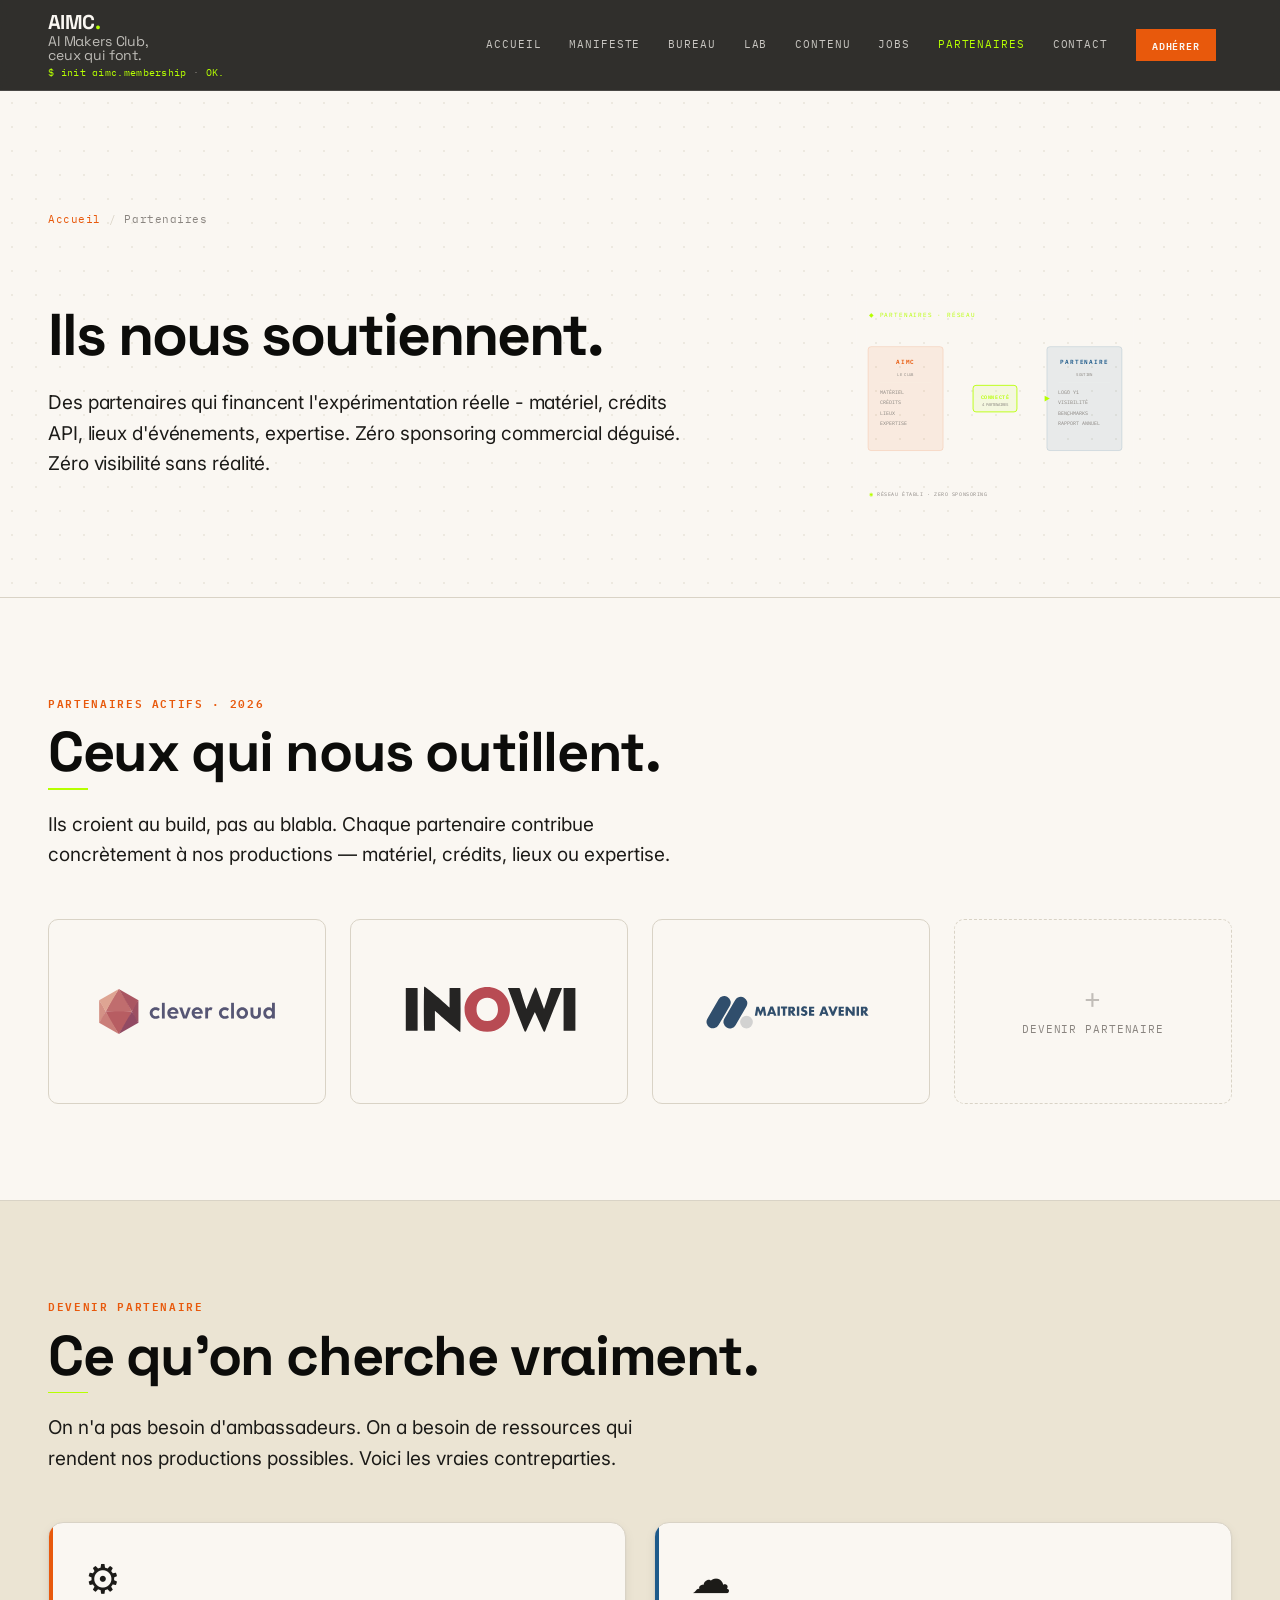
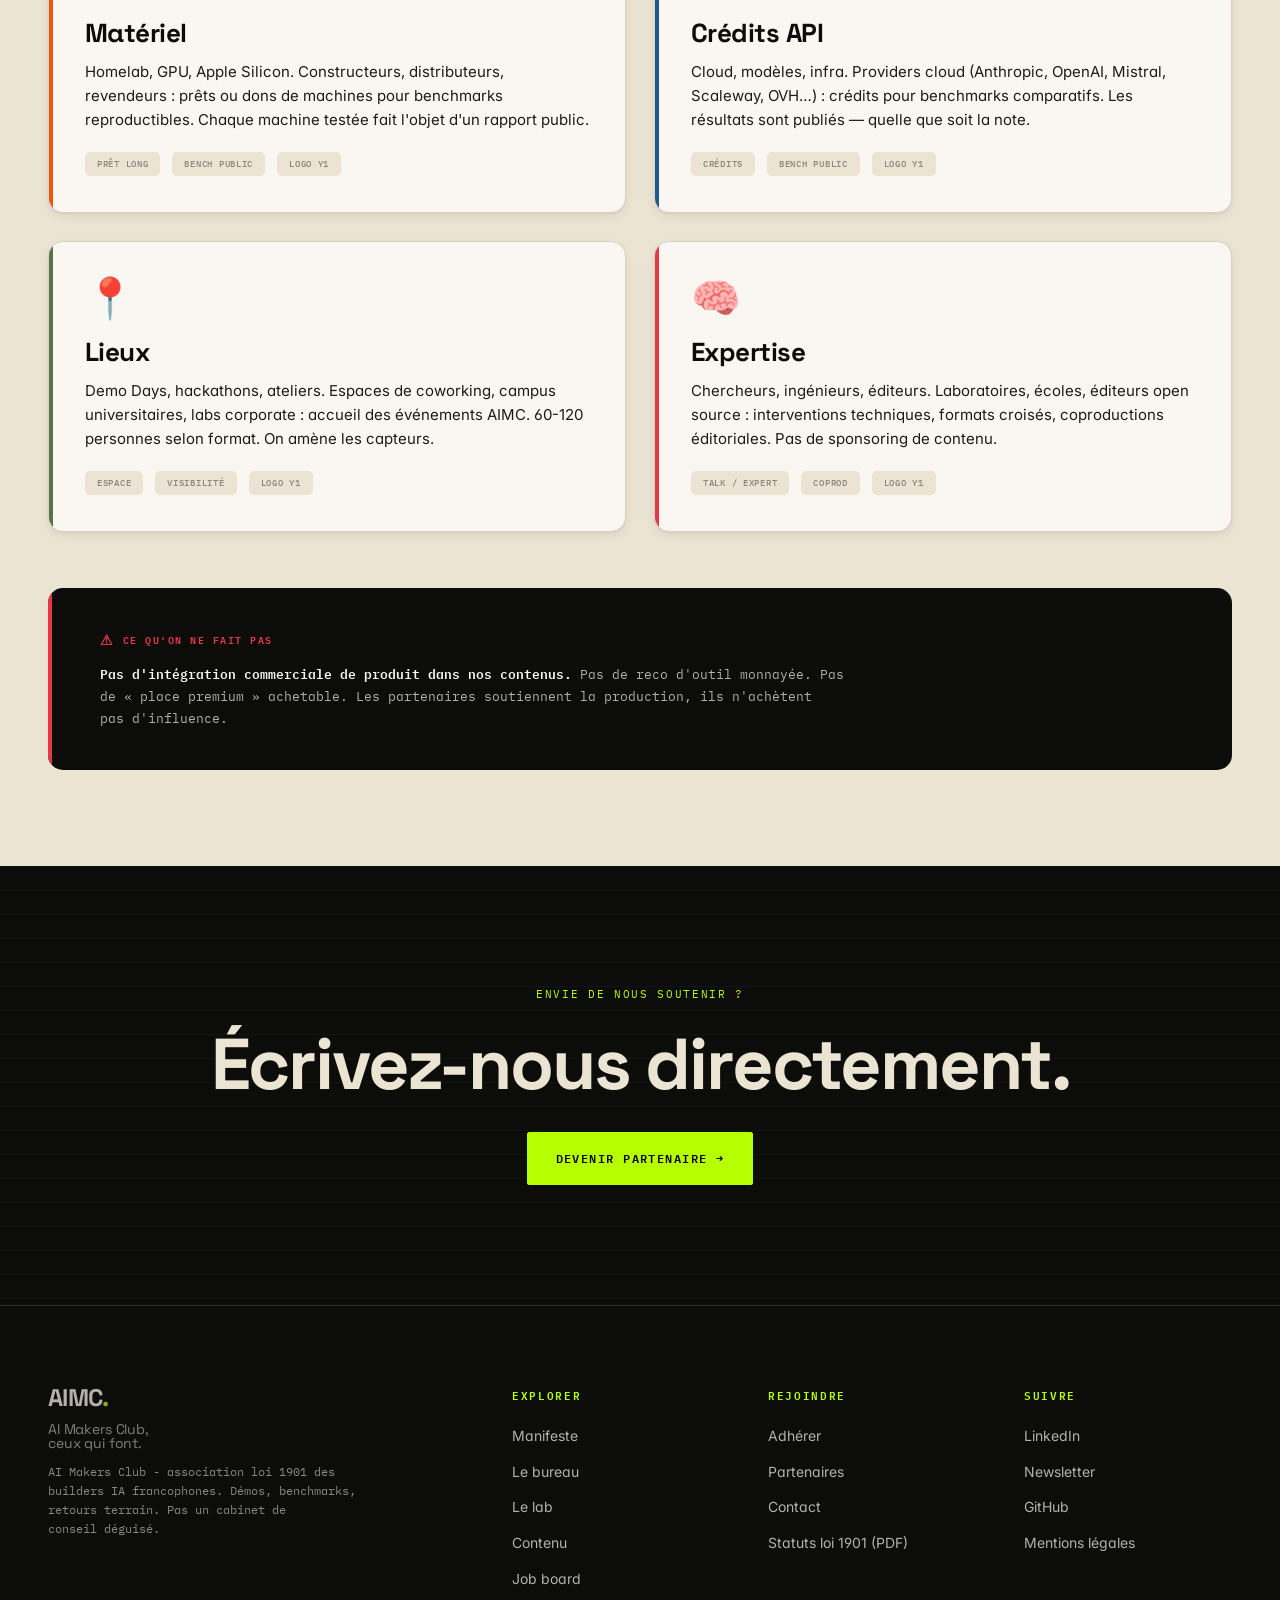
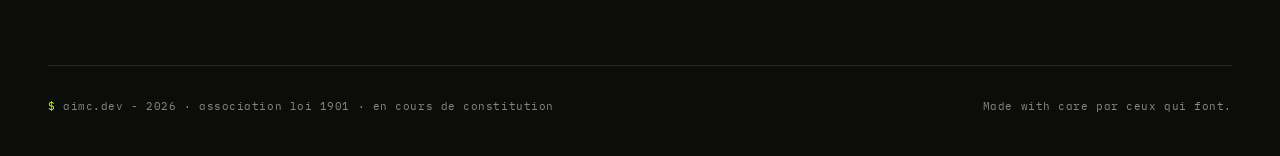
<file: partenaires.html>
<!DOCTYPE html>
<html lang="fr"><head>
<meta charset="UTF-8">
<meta name="robots" content="noindex, nofollow">
<meta name="viewport" content="width=device-width,initial-scale=1.0">
<title>Partenaires - AIMC</title>
<meta name="description" content="Nos partenaires soutiennent l'expérimentation réelle : matériel, crédits, lieux, expertise. Zéro sponsoring commercial déguisé.">
<link rel="preconnect" href="https://fonts.gstatic.com" crossorigin>
<link href="https://fonts.googleapis.com/css2?family=Space+Grotesk:wght@300;400;500;600;700&family=Inter:wght@300;400;500;600;700;800;900&family=IBM+Plex+Mono:wght@300;400;500;600;700&display=swap" rel="stylesheet">
<link rel="stylesheet" href="assets/style.css">
<link rel="stylesheet" href="assets/motion.css">

</head>
<body>

<header class="site-header" data-header></header>

<section class="page-hero">
 <div class="container">
 <div class="breadcrumb"><a href="index.html">Accueil</a><span class="sep">/</span>Partenaires</div>
 <div class="hero-grid">
 <div class="hero-copy">
 <h1>Ils nous soutiennent.</h1>
 <p class="lead">Des partenaires qui financent l'expérimentation réelle - matériel, crédits API, lieux d'événements, expertise. Zéro sponsoring commercial déguisé. Zéro visibilité sans réalité.</p>
 </div>
 <div class="hero-illus" id="hero-illus-slot" aria-hidden="true">
  <div class="illus-frame">
   <svg id="illus-partenaires" xmlns="http://www.w3.org/2000/svg" viewBox="0 0 520 400" fill="none" style="position:relative;z-index:1;">
   <defs>
   </defs>

   <!-- panel bg — glass translucent -->
   <rect x="20" y="20" width="480" height="360" rx="5" fill="rgba(255,255,255,0.02)" stroke="rgba(255,255,255,0.16)" stroke-width="1"/>

   <!-- header -->
   <text x="42" y="48" font-family="'IBM Plex Mono',monospace" font-size="10" fill="var(--lime)" letter-spacing="0.14em">
     <tspan fill="var(--lime)">◆</tspan><tspan dx="8">PARTENAIRES · RÉSEAU</tspan>
   </text>
   <line x1="20" y1="58" x2="500" y2="58" stroke="rgba(255,255,255,0.12)" stroke-width="0.5"/>

   <!-- left card: AIMC — glass style -->
   <rect x="40" y="100" width="130" height="180" rx="5" fill="rgba(232,89,12,0.08)" stroke="rgba(232,89,12,0.25)" stroke-width="1"/>
   <text x="105" y="130" font-family="'IBM Plex Mono',monospace" font-size="11" fill="var(--orange)" text-anchor="middle" letter-spacing="0.14em" font-weight="600">AIMC</text>
   <text x="105" y="150" font-family="'IBM Plex Mono',monospace" font-size="7" fill="var(--mute)" text-anchor="middle" letter-spacing="0.08em">LE CLUB</text>
   <line x1="60" y1="162" x2="150" y2="162" stroke="rgba(255,255,255,0.12)" stroke-width="0.5"/>
   <text x="60" y="182" font-family="'IBM Plex Mono',monospace" font-size="8" fill="var(--mute)">MATÉRIEL</text>
   <text x="60" y="200" font-family="'IBM Plex Mono',monospace" font-size="8" fill="var(--mute)">CRÉDITS</text>
   <text x="60" y="218" font-family="'IBM Plex Mono',monospace" font-size="8" fill="var(--mute)">LIEUX</text>
   <text x="60" y="236" font-family="'IBM Plex Mono',monospace" font-size="8" fill="var(--mute)">EXPERTISE</text>

   <!-- right card: PARTENAIRE — glass style -->
   <rect x="350" y="100" width="130" height="180" rx="5" fill="rgba(30,90,138,0.08)" stroke="rgba(30,90,138,0.25)" stroke-width="1"/>
   <text x="415" y="130" font-family="'IBM Plex Mono',monospace" font-size="11" fill="var(--blue)" text-anchor="middle" letter-spacing="0.14em" font-weight="600">PARTENAIRE</text>
   <text x="415" y="150" font-family="'IBM Plex Mono',monospace" font-size="7" fill="var(--mute)" text-anchor="middle" letter-spacing="0.08em">SOUTIEN</text>
   <line x1="370" y1="162" x2="460" y2="162" stroke="rgba(255,255,255,0.12)" stroke-width="0.5"/>
   <text x="370" y="182" font-family="'IBM Plex Mono',monospace" font-size="8" fill="var(--mute)">LOGO Y1</text>
   <text x="370" y="200" font-family="'IBM Plex Mono',monospace" font-size="8" fill="var(--mute)">VISIBILITÉ</text>
   <text x="370" y="218" font-family="'IBM Plex Mono',monospace" font-size="8" fill="var(--mute)">BENCHMARKS</text>
   <text x="370" y="236" font-family="'IBM Plex Mono',monospace" font-size="8" fill="var(--mute)">RAPPORT ANNUEL</text>

   <!-- connecting line with glowing flow animation -->
   <line class="p-conn-bg" x1="170" y1="190" x2="350" y2="190" stroke="rgba(255,255,255,0.12)" stroke-width="1"/>
   <line class="p-conn-flow" x1="170" y1="190" x2="350" y2="190" stroke="var(--lime)" stroke-width="2" opacity="0"/>
   <polygon points="346,185 355,190 346,195" fill="var(--lime)"/>

   <!-- center badge with ping halo + glow -->
   <g class="p-badge">
    <circle class="p-ping" cx="260" cy="190" r="20" fill="none" stroke="var(--lime)" stroke-width="1.5" opacity="0"/>
    <rect x="222" y="167" width="76" height="46" rx="5" fill="rgba(182,255,0,0.08)" stroke="var(--lime)" stroke-width="1.5"/>
    <text x="260" y="190" font-family="'IBM Plex Mono',monospace" font-size="9" fill="var(--lime)" text-anchor="middle" letter-spacing="0.1em" font-weight="600">CONNECTÉ</text>
    <text x="260" y="202" font-family="'IBM Plex Mono',monospace" font-size="7" fill="var(--mute)" text-anchor="middle">4 PARTENAIRES</text>
   </g>

   <!-- bottom status -->
   <text x="42" y="358" font-family="'IBM Plex Mono',monospace" font-size="8" fill="var(--mute)" letter-spacing="0.12em">
     <tspan fill="var(--lime)">◉</tspan><tspan dx="6">RÉSEAU ÉTABLI · ZERO SPONSORING</tspan>
   </text>
  </svg>
 </div>
 </div>
 </div>
 </div>
</section>

<section class="paper">
 <div class="container">
 <div class="sec-head">
 <div class="kicker">Partenaires actifs · 2026</div>
 <h2>Ceux qui nous outillent.</h2>
 <p>Ils croient au build, pas au blabla. Chaque partenaire contribue concrètement à nos productions — matériel, crédits, lieux ou expertise.</p>
 </div>

 <div class="partner-logos">
 <div class="partner-logo-card" title="Clever Cloud"><img src="assets/logos/clevercloud.svg" alt="Clever Cloud"></div>
 <div class="partner-logo-card" title="INOWI"><img src="assets/logos/inowi.svg" alt="INOWI"></div>
 <div class="partner-logo-card" title="Maîtrise Avenir"><img src="assets/logos/maitrise-avenir.svg" alt="Maîtrise Avenir"></div>
 <a href="contact.html" class="partner-logo-card slot-vacant">
  <span class="slot-icon">+</span>
  Devenir partenaire
 </a>
 </div>
 </div>
</section>

<hr class="rule">

<section class="beige">
 <div class="container">
 <div class="sec-head">
 <div class="kicker">Devenir partenaire</div>
 <h2>Ce qu'on cherche vraiment.</h2>
 <p>On n'a pas besoin d'ambassadeurs. On a besoin de ressources qui rendent nos productions possibles. Voici les vraies contreparties.</p>
 </div>

 <div class="partners-grid">
 <div class="partner-card part-materiel">
  <span class="part-icon">⚙️</span>
  <h3>Matériel</h3>
  <p>Homelab, GPU, Apple Silicon. Constructeurs, distributeurs, revendeurs : prêts ou dons de machines pour benchmarks reproductibles. Chaque machine testée fait l'objet d'un rapport public.</p>
  <div class="part-stats">
   <span class="part-tag">Prêt long</span>
   <span class="part-tag">Bench public</span>
   <span class="part-tag">Logo Y1</span>
  </div>
 </div>

 <div class="partner-card part-credits">
  <span class="part-icon">☁️</span>
  <h3>Crédits API</h3>
  <p>Cloud, modèles, infra. Providers cloud (Anthropic, OpenAI, Mistral, Scaleway, OVH…) : crédits pour benchmarks comparatifs. Les résultats sont publiés — quelle que soit la note.</p>
  <div class="part-stats">
   <span class="part-tag">Crédits</span>
   <span class="part-tag">Bench public</span>
   <span class="part-tag">Logo Y1</span>
  </div>
 </div>

 <div class="partner-card part-lieux">
  <span class="part-icon">📍</span>
  <h3>Lieux</h3>
  <p>Demo Days, hackathons, ateliers. Espaces de coworking, campus universitaires, labs corporate : accueil des événements AIMC. 60-120 personnes selon format. On amène les capteurs.</p>
  <div class="part-stats">
   <span class="part-tag">Espace</span>
   <span class="part-tag">Visibilité</span>
   <span class="part-tag">Logo Y1</span>
  </div>
 </div>

 <div class="partner-card part-expertise">
  <span class="part-icon">🧠</span>
  <h3>Expertise</h3>
  <p>Chercheurs, ingénieurs, éditeurs. Laboratoires, écoles, éditeurs open source : interventions techniques, formats croisés, coproductions éditoriales. Pas de sponsoring de contenu.</p>
  <div class="part-stats">
   <span class="part-tag">Talk / expert</span>
   <span class="part-tag">Coprod</span>
   <span class="part-tag">Logo Y1</span>
  </div>
 </div>
 </div>

 <div class="callout-no">
  <div class="callout-inner">
   <div class="kicker-dange">Ce qu'on ne fait pas</div>
   <p>
    <strong>Pas d'intégration commerciale de produit dans nos contenus.</strong> Pas de reco d'outil monnayée. Pas de « place premium » achetable. Les partenaires soutiennent la production, ils n'achètent pas d'influence.
   </p>
  </div>
 </div>
 </div>
</section>

<section class="cta-final">
 <div class="container">
 <div class="kicker">Envie de nous soutenir ?</div>
 <h2>Écrivez-nous directement.</h2>
 <div class="actions">
 <a href="contact.html" class="btn btn-lime">Devenir partenaire →</a>
 </div>
 </div>
</section>

<div class="cta-sticky"><a href="adherer.html" class="btn btn-lime">Adhérer →</a></div>

<footer class="site-footer" data-footer></footer>

<script src="assets/partials.js"></script>
</body>
</html>
</file>
<file: assets/style.css>
/* ============================================================================
 AIMC - AI Makers Club · Design system V3 (hybride clair/sombre)
 ============================================================================ */
:root{
 --ink:#0C0C0A;
 --paper:#FAF7F2;
 --beige:#EBE4D3;
 --lime:#B6FF00;
 --orange:#E8590C;
 --blue:#1E5A8A;
 --red:#E63946;
 --text:#1C1B18;
 --mute:#8A8580;
 --rule:#D9D3C6;
 --rule-dark:rgba(255,255,255,.12);
 --shadow:0 4px 24px rgba(12,12,10,.08);
/* Elevation system — layered, tinted shadows (Apple §12) */
 --r-card:6px;
 --r-card-in:2px;
 --elev-1:0 1px 2px rgba(12,12,10,.06),0 4px 12px rgba(12,12,10,.06);
 --elev-2:0 2px 4px rgba(12,12,10,.08),0 12px 32px rgba(12,12,10,.12);
 --elev-2-dark:0 2px 4px rgba(0,0,0,.24),0 12px 36px rgba(0,0,0,.40);
 --ease-press:cubic-bezier(0.16,1,0.3,1);
}
*{-webkit-font-smoothing:antialiased;}
h1,h2,h3{text-wrap:balance;}
p{text-wrap:pretty;}

*{box-sizing:border-box;margin:0;padding:0;}
html{scroll-behavior:smooth;}
body{font-family:"Inter",system-ui,sans-serif;background:var(--paper);color:var(--text);
 font-size:16px;line-height:1.6;-webkit-font-smoothing:antialiased;
 font-feature-settings:"ss01","cv11";font-optical-sizing:auto;}

a{color:inherit;}
img{display:block;max-width:100%;height:auto;}

.mono{font-family:"IBM Plex Mono",monospace;}
.grot{font-family:"Space Grotesk",sans-serif;}
.container{max-width:1280px;margin:0 auto;padding:0 48px;}

/* ============================================================================
 HEADER (régime sombre - signature machine)
 ============================================================================ */
/* Header — Apple-style translucent material (§12 Materials & depth) */
.site-header{background:rgba(12,12,10,0.85);color:var(--paper);border-bottom:1px solid var(--rule-dark);position:sticky;top:0;z-index:100;backdrop-filter:blur(20px) saturate(180%);-webkit-backdrop-filter:blur(20px) saturate(180%);}
.site-header .container{display:grid;grid-template-columns:auto 1fr auto;align-items:center;gap:16px;padding-top:12px;padding-bottom:12px;}

.brand-block{display:flex;flex-direction:column;align-items:flex-start;gap:0;line-height:1;}
.brand{font-family:"Space Grotesk",sans-serif;font-weight:800;font-size:20px;letter-spacing:-.03em;color:var(--paper);text-decoration:none;line-height:1;white-space:nowrap;}
.brand .lime{color:var(--lime);}
.claim{font-family:"Space Grotesk",sans-serif;font-weight:400;font-size:14px;letter-spacing:-.01em;color:var(--paper);opacity:.7;margin-top:2px;}

.tagline{font-family:"IBM Plex Mono",monospace;font-size:10px;letter-spacing:.03em;color:var(--mute);white-space:nowrap;margin-top:6px;}
.tagline .p{color:var(--lime);}
.tagline .ok{color:var(--lime);}

.nav{display:flex;gap:28px;justify-content:flex-end;align-items:center;white-space:nowrap;
 font-family:"IBM Plex Mono",monospace;font-size:11px;letter-spacing:.08em;text-transform:uppercase;}
.nav a{color:var(--paper);text-decoration:none;opacity:.75;transition:opacity .2s,color .2s;}
.nav a:hover,.nav a.active{opacity:1;color:var(--lime);}
.nav .btn-nav{background:var(--orange);color:var(--paper);padding:8px 16px;opacity:1;
 font-weight:600;text-decoration:none;transition:background .2s,color .2s;font-size:10px;}
.nav .btn-nav:hover{background:var(--lime);color:var(--ink);}

/* Mobile nav toggle */
.nav-toggle{display:none;background:transparent;border:none;color:var(--paper);
 font-family:"IBM Plex Mono",monospace;font-size:12px;cursor:pointer;padding:8px 12px;
 border:1px solid var(--rule-dark);}

/* ============================================================================
 HERO
 ============================================================================ */
.hero{position:relative;padding:120px 0 96px;overflow:hidden;background:var(--ink);}
.hero::before{content:"";position:absolute;inset:0;
 background-image:radial-gradient(rgba(255,255,255,.08) 1px,transparent 1px);
 background-size:24px 24px;opacity:.5;pointer-events:none;}
.hero::after{content:"";position:absolute;top:30%;left:50%;width:500px;height:500px;
 transform:translate(-50%,-50%);border-radius:50%;pointer-events:none;
 background:rgba(182,255,0,.04);
 animation:orb-pulse 6s ease-in-out infinite alternate;}
@keyframes orb-pulse{0%{opacity:.6;transform:translate(-50%,-50%) scale(.9);}100%{opacity:1;transform:translate(-50%,-50%) scale(1.1);}}
.hero .container{position:relative;}

.hero .kicker{font-family:"IBM Plex Mono",monospace;font-size:11px;font-weight:600;
 letter-spacing:.15em;text-transform:uppercase;color:var(--orange);margin-bottom:24px;
 display:inline-block;padding:6px 12px;background:var(--beige);border-radius:var(--r-card-in);}
.hero h1{font-family:"Space Grotesk",sans-serif;font-weight:700;
 font-size:clamp(56px,9vw,120px);line-height:.95;letter-spacing:-.035em;color:var(--beige);
 margin-bottom:32px;}
.hero .sub-motto{font-family:"Space Grotesk",sans-serif;font-size:clamp(22px,3vw,32px);font-weight:500;letter-spacing:-.02em;color:var(--lime);margin-top:8px;margin-bottom:32px;opacity:.85;}
.hero .sub{font-family:"Inter",sans-serif;font-size:clamp(18px,2.2vw,24px);line-height:1.5;
 color:var(--paper);opacity:.8;max-width:640px;margin-bottom:40px;}
.hero .actions{display:flex;flex-wrap:wrap;gap:16px;}
.hero-proof{display:flex;flex-wrap:wrap;gap:10px;margin-top:28px;}
.hero-proof span{font-family:"IBM Plex Mono",monospace;font-size:10px;letter-spacing:.1em;text-transform:uppercase;
 color:rgba(250,247,242,.72);border:1px solid var(--rule-dark);padding:7px 10px;border-radius:var(--r-card-in);
 background:rgba(250,247,242,.04);}

/* ============================================================================
 OPS BOARD — home proof layer
 ============================================================================ */
.ops-board{background:var(--ink);color:var(--paper);padding:0 0 96px;}
.ops-board .container{border-top:1px solid var(--rule-dark);padding-top:40px;}
.ops-head{display:grid;grid-template-columns:minmax(0,4fr) minmax(0,5fr);gap:48px;margin-bottom:32px;}
.ops-head .kicker{font-family:"IBM Plex Mono",monospace;font-size:11px;font-weight:600;
 letter-spacing:.15em;text-transform:uppercase;color:var(--lime);}
.ops-head h2{font-family:"Space Grotesk",sans-serif;font-size:clamp(30px,4vw,48px);line-height:1.05;
 letter-spacing:-.025em;color:var(--beige);}
.ops-head p{font-size:17px;line-height:1.65;color:rgba(250,247,242,.72);max-width:620px;}
.ops-grid{display:grid;grid-template-columns:repeat(4,1fr);gap:1px;background:var(--rule-dark);border:1px solid var(--rule-dark);}
.ops-metric{background:var(--ink);padding:28px;min-height:210px;display:flex;flex-direction:column;justify-content:space-between;}
.ops-metric .metric-label{font-family:"IBM Plex Mono",monospace;font-size:10px;letter-spacing:.13em;text-transform:uppercase;color:var(--mute);}
.ops-metric strong{font-family:"Space Grotesk",sans-serif;font-size:clamp(48px,6vw,76px);line-height:.9;color:var(--lime);
 letter-spacing:-.04em;font-variant-numeric:tabular-nums;}
.ops-metric p{font-size:13px;line-height:1.55;color:rgba(250,247,242,.64);}

/* ============================================================================
 BUTTONS
 ============================================================================ */
.btn{display:inline-block;background:var(--orange);color:var(--paper);
 font-family:"IBM Plex Mono",monospace;font-size:12px;font-weight:600;
 letter-spacing:.12em;text-transform:uppercase;padding:16px 28px;border-radius:var(--r-card-in);
 text-decoration:none;border:1px solid var(--orange);transition:background .1s ease-out,color .1s ease-out,border-color .1s ease-out,transform .1s ease-out;cursor:pointer;}
.btn:hover{background:var(--ink);color:var(--lime);border-color:var(--ink);}
.btn:active{transform:scale(.97);transition-duration:50ms;}
.btn-outline{background:transparent;color:var(--ink);border:1px solid var(--ink);}
.btn-outline:hover{background:var(--ink);color:var(--paper);}
.btn-lime{background:var(--lime);color:var(--ink);border-color:var(--lime);}
.btn-lime:hover{background:var(--paper);color:var(--ink);border-color:var(--paper);}
.btn-ghost{background:transparent;color:var(--paper);border:1px solid var(--rule-dark);}
.btn-ghost:hover{background:var(--paper);color:var(--ink);border-color:var(--paper);}

/* ============================================================================
 SECTIONS
 ============================================================================ */
section{padding:96px 0;position:relative;}
section.dark{background:var(--ink);color:var(--paper);}
section.paper{background:var(--paper);}
section.beige{background:var(--beige);}

.sec-head{margin-bottom:48px;}
.sec-head .kicker{font-family:"IBM Plex Mono",monospace;font-size:11px;font-weight:600;
 letter-spacing:.15em;text-transform:uppercase;color:var(--orange);margin-bottom:12px;}
section.dark .sec-head .kicker{color:var(--lime);}
.sec-head h2{font-family:"Space Grotesk",sans-serif;font-weight:700;
 font-size:clamp(36px,5vw,56px);line-height:1.05;letter-spacing:-.025em;color:var(--ink);max-width:820px;}
section.dark .sec-head h2{color:var(--beige);}
.sec-head p{font-family:"Inter",sans-serif;font-size:19px;line-height:1.6;color:var(--text);
 margin-top:20px;max-width:640px;}
section.dark .sec-head p{color:var(--paper);opacity:.75;}

/* ============================================================================
 PILIERS (3 cards home)
 ============================================================================ */
.piliers{display:grid;grid-template-columns:repeat(3,1fr);gap:24px;}
.pilier{padding:32px;background:var(--paper);border:1px solid var(--rule);border-radius:var(--r-card);box-shadow:var(--elev-1);
 transition:border-color .1s ease-out,transform .1s ease-out,box-shadow .1s ease-out;will-change:transform;}
.pilier:hover{border-color:var(--ink);transform:translateY(-4px);box-shadow:var(--elev-2);}
.pilier:active{transform:translateY(-2px) scale(.98);transition-duration:50ms;}
.pilier .num{font-family:"IBM Plex Mono",monospace;font-size:11px;letter-spacing:.15em;
 text-transform:uppercase;color:var(--mute);margin-bottom:16px;}
.pilier .num::before{content:"■";color:var(--lime);margin-right:8px;}
.pilier h3{font-family:"Space Grotesk",sans-serif;font-size:32px;line-height:1.1;
 font-weight:700;letter-spacing:-.02em;color:var(--ink);margin-bottom:16px;}
.pilier p{font-size:15px;line-height:1.6;color:var(--text);}
.pilier ul{list-style:none;margin-top:16px;font-family:"IBM Plex Mono",monospace;
 font-size:12px;line-height:1.9;color:var(--mute);}
.pilier ul li::before{content:">";color:var(--orange);margin-right:8px;font-weight:600;}

/* ============================================================================
 PROOF LAB — public evaluation protocol
 ============================================================================ */
.proof-lab{padding:112px 0;border-top:1px solid var(--rule-dark);border-bottom:1px solid var(--rule-dark);}
.proof-grid{display:grid;grid-template-columns:minmax(0,5fr) minmax(0,7fr);gap:56px;align-items:start;}
.proof-lab .sec-head{position:sticky;top:96px;margin-bottom:0;}
.proof-steps{list-style:none;display:grid;gap:0;border-top:1px solid var(--rule-dark);}
.proof-steps li{display:grid;grid-template-columns:56px minmax(0,1fr);gap:20px;padding:24px 0;border-bottom:1px solid var(--rule-dark);}
.proof-steps span{font-family:"IBM Plex Mono",monospace;font-size:12px;font-weight:700;color:var(--lime);letter-spacing:.1em;}
.proof-steps strong{font-family:"Space Grotesk",sans-serif;font-size:24px;line-height:1.15;color:var(--beige);}
.proof-steps p{grid-column:2;color:rgba(250,247,242,.68);font-size:15px;line-height:1.55;margin-top:-12px;}

/* ============================================================================
 BANDEAU MANIFESTE (assertions négatives)
 ============================================================================ */
.banner-neg{background:var(--ink);color:var(--paper);padding:120px 0;position:relative;overflow:hidden;}
.banner-neg::before{content:"";position:absolute;inset:0;
 background-image:linear-gradient(0deg,transparent 0,transparent 23px,var(--rule-dark) 24px);
 background-size:100% 24px;opacity:.4;pointer-events:none;}
.banner-neg .container{position:relative;}
.banner-neg .kicker{color:var(--lime);font-family:"IBM Plex Mono",monospace;font-size:11px;
 letter-spacing:.15em;text-transform:uppercase;margin-bottom:32px;}
.banner-neg .neg{font-family:"IBM Plex Mono",monospace;
 font-size:clamp(28px,4vw,44px);line-height:1.35;font-weight:400;
 display:flex;flex-direction:column;gap:8px;}
.banner-neg .neg-line{color:var(--paper);opacity:.28;
 transition:color .5s ease,opacity .5s ease,transform .5s ease;
 display:block;transform:translateY(0);}
.banner-neg .neg-line.dim-1{opacity:.55;}
.banner-neg .neg-line.dim-2{opacity:.85;}
.banner-neg .neg-line.active{color:var(--lime);opacity:1;transform:translateX(6px);text-shadow:0 0 30px rgba(182,255,0,.3);}
.banner-neg .neg-line.past{color:var(--paper);opacity:.35;}
@media (prefers-reduced-motion:reduce){
 .banner-neg .neg-line{transition:none;}
 .banner-neg .neg-line.active{transform:none;}
}

/* ============================================================================
 CARTES CONTENU
 ============================================================================ */
.grid-content{display:grid;grid-template-columns:repeat(3,1fr);gap:24px;}
.card-content{background:var(--paper);border:1px solid var(--rule);border-radius:var(--r-card);box-shadow:var(--elev-1);padding:24px;
 transition:transform .1s ease-out,border-color .1s ease-out,box-shadow .1s ease-out;cursor:pointer;position:relative;will-change:transform;}
.card-content::after{content:"→";position:absolute;top:24px;right:24px;
 font-family:"IBM Plex Mono",monospace;font-size:14px;color:var(--mute);transition:color .2s,transform .2s;}
.card-content:hover{transform:translateY(-4px);border-color:var(--ink);box-shadow:var(--elev-2);}
.card-content:active{transform:translateY(-2px) scale(.98);transition-duration:50ms;}
.card-content:hover::after{color:var(--orange);transform:translate(4px,0);}
.card-content{border-left:4px solid transparent;}
.card-content .tag{font-family:"IBM Plex Mono",monospace;font-size:10px;letter-spacing:.12em;
 text-transform:uppercase;color:var(--ink);background:var(--lime);padding:4px 10px;border-radius:var(--r-card-in);
 display:inline-block;margin-bottom:16px;font-weight:600;}
.card-content .tag.blue{background:var(--blue);color:var(--paper);}
.card-content .tag.orange{background:var(--orange);color:var(--paper);}
.card-content .tag.beige{background:var(--beige);color:var(--ink);}
.card-content:has(.tag){border-left-color:var(--lime);}
.card-content:has(.tag.blue){border-left-color:var(--blue);}
.card-content:has(.tag.orange){border-left-color:var(--orange);}
.card-content:has(.tag.beige){border-left-color:var(--beige);}
.card-content h4{font-family:"Space Grotesk",sans-serif;font-size:22px;line-height:1.25;
 font-weight:600;letter-spacing:-.015em;margin-bottom:16px;color:var(--ink);}
.card-content .meta{font-family:"IBM Plex Mono",monospace;font-size:10px;color:var(--mute);
 letter-spacing:.05em;}

/* ============================================================================
 LAUNCH PLAN — 90-day public roadmap
 ============================================================================ */
.launch-plan{border-top:1px solid var(--rule);border-bottom:1px solid var(--rule);}
.timeline{display:grid;grid-template-columns:repeat(4,1fr);gap:0;border:1px solid var(--rule);background:var(--rule);}
.timeline article{background:var(--paper);padding:28px;min-height:260px;display:flex;flex-direction:column;justify-content:space-between;}
.timeline span{font-family:"IBM Plex Mono",monospace;font-size:10px;font-weight:600;letter-spacing:.13em;text-transform:uppercase;color:var(--orange);}
.timeline h3{font-family:"Space Grotesk",sans-serif;font-size:28px;line-height:1.08;letter-spacing:-.02em;color:var(--ink);margin:28px 0 16px;}
.timeline p{font-size:14px;line-height:1.55;color:var(--text);}

/* ============================================================================
 PARTENAIRES
 ============================================================================ */
.partners{display:grid;grid-template-columns:repeat(5,1fr);gap:16px;margin-top:32px;}
.partner{padding:32px;background:var(--paper);border:1px solid var(--rule);border-radius:var(--r-card-in);
 display:flex;align-items:center;justify-content:center;
 font-family:"Space Grotesk",sans-serif;font-weight:600;font-size:18px;color:var(--mute);
 aspect-ratio:5/2;transition:color .1s ease-out,border-color .1s ease-out,background .1s ease-out,box-shadow .1s ease-out;will-change:transform;}
.partner:hover{color:var(--ink);border-color:var(--ink);box-shadow:var(--elev-1);}
.partner svg{width:auto;height:44px;max-width:80%;color:var(--mute);transition:color .15s ease-out;}
.partner:hover svg{color:var(--ink);}
.partner img{max-width:75%;object-fit:contain;filter:saturate(.7);transition:filter .15s ease-out,opacity .15s ease-out;opacity:.8;}
.partner:hover img{filter:saturate(1);opacity:1;}
/* Slot vacant ("Partenaire N") : traité comme un call-to-action discret, pas une carte cassee */
.partner.slot-open{color:var(--mute);font-family:"IBM Plex Mono",monospace;font-weight:500;font-size:11px;
 letter-spacing:.08em;text-transform:uppercase;border-style:dashed;background:transparent;opacity:.55;}
.partner.slot-open::before{content:"+ ";color:var(--orange);}
.partner.slot-open:hover{opacity:1;border-color:var(--orange);color:var(--orange);box-shadow:none;}

/* ============================================================================
 CTA FINAL
 ============================================================================ */
.cta-final{background:var(--ink);color:var(--paper);padding:120px 0;text-align:center;position:relative;overflow:hidden;}
.cta-final::before{content:"";position:absolute;inset:0;
 background-image:linear-gradient(0deg,transparent 0,transparent 23px,var(--rule-dark) 24px);
 background-size:100% 24px;opacity:.5;}
.cta-final .container{position:relative;}
.cta-final .kicker{color:var(--lime);font-family:"IBM Plex Mono",monospace;font-size:11px;
 letter-spacing:.15em;text-transform:uppercase;margin-bottom:24px;}
.cta-final h2{font-family:"Space Grotesk",sans-serif;font-weight:700;
 font-size:clamp(40px,6vw,72px);line-height:1;letter-spacing:-.03em;color:var(--beige);margin-bottom:32px;}
.cta-final .actions{display:flex;gap:16px;justify-content:center;flex-wrap:wrap;}

/* ============================================================================
 FOOTER
 ============================================================================ */
.site-footer{background:var(--ink);color:var(--paper);padding:80px 0 40px;border-top:1px solid var(--rule-dark);}
.site-footer .grid-footer{display:grid;grid-template-columns:2fr 1fr 1fr 1fr;gap:48px;margin-bottom:64px;}
.site-footer .brand-block .brand{display:inline-block;margin-bottom:16px;}
.site-footer .brand-block p{font-family:"IBM Plex Mono",monospace;font-size:12px;line-height:1.6;color:var(--mute);max-width:340px;}
.site-footer h5{font-family:"IBM Plex Mono",monospace;font-size:11px;letter-spacing:.15em;
 text-transform:uppercase;color:var(--lime);margin-bottom:20px;font-weight:600;}
.site-footer ul{list-style:none;}
.site-footer ul li{margin-bottom:10px;}
.site-footer a{color:var(--paper);text-decoration:none;font-size:14px;opacity:.7;transition:opacity .2s,color .2s;}
.site-footer a:hover{opacity:1;color:var(--lime);}
.site-footer .legal{border-top:1px solid var(--rule-dark);padding-top:32px;
 display:flex;justify-content:space-between;align-items:center;
 font-family:"IBM Plex Mono",monospace;font-size:11px;color:var(--mute);letter-spacing:.05em;}
.site-footer .legal .lime{color:var(--lime);}

/* ============================================================================
 PAGE-LEVEL LAYOUTS
 ============================================================================ */

/* Page hero (compact, pas home) */
.page-hero{background:var(--paper);padding:120px 0 64px;border-bottom:1px solid var(--rule);position:relative;overflow:hidden;}
.page-hero::before{content:"";position:absolute;inset:0;
 background-image:radial-gradient(var(--rule) 1px,transparent 1px);
 background-size:24px 24px;opacity:.4;pointer-events:none;}
.page-hero .container{position:relative;}
.page-hero .breadcrumb{font-family:"IBM Plex Mono",monospace;font-size:11px;color:var(--mute);letter-spacing:.05em;margin-bottom:24px;}
.page-hero .breadcrumb a{color:var(--orange);text-decoration:none;}
.page-hero .breadcrumb .sep{margin:0 8px;color:var(--rule);}
.page-hero h1{font-family:"Space Grotesk",sans-serif;font-weight:700;
 font-size:clamp(48px,7vw,88px);line-height:1;letter-spacing:-.03em;color:var(--ink);margin-bottom:24px;}
.page-hero .lead{font-family:"Inter",sans-serif;font-size:19px;line-height:1.55;
 color:var(--text);max-width:640px;}


/* Manifeste (dark long-form) */
.manifest-body{background:var(--ink);color:var(--paper);padding:120px 0;position:relative;overflow:hidden;}
.manifest-body::before{content:"";position:absolute;inset:0;
 background-image:linear-gradient(0deg,transparent 0,transparent 23px,var(--rule-dark) 24px);
 background-size:100% 24px;opacity:.3;pointer-events:none;}
.manifest-body .container{position:relative;max-width:820px;}
.manifest-body h1{font-family:"Space Grotesk",sans-serif;font-weight:700;
 font-size:clamp(64px,10vw,140px);line-height:.9;letter-spacing:-.04em;color:var(--beige);margin-bottom:48px;}
.manifest-body h2{font-family:"IBM Plex Mono",monospace;font-size:11px;font-weight:600;
 letter-spacing:.15em;text-transform:uppercase;color:var(--lime);margin:64px 0 24px;}
.manifest-body p{font-family:"Inter",sans-serif;font-size:22px;line-height:1.55;color:var(--paper);opacity:.9;margin-bottom:24px;}
.manifest-body p strong{color:var(--lime);font-weight:600;opacity:1;}
.manifest-body .neg-block{font-family:"IBM Plex Mono",monospace;font-size:22px;line-height:1.55;color:var(--lime);
 margin:48px 0;padding-left:24px;border-left:2px solid var(--lime);}
.manifest-body .neg-block div{margin-bottom:8px;}
.manifest-body .neg-block .fade{color:var(--paper);opacity:.6;}

/* Bureau (cartes membres) */
.grid-bureau{display:grid;grid-template-columns:repeat(4,1fr);gap:24px;}
.member{background:var(--paper);border:1px solid var(--rule);border-radius:var(--r-card);box-shadow:var(--elev-1);overflow:hidden;
 transition:transform .1s ease-out,border-color .1s ease-out,box-shadow .1s ease-out;will-change:transform;transform-origin:center bottom;}
.member:hover{transform:translateY(-6px);border-color:var(--ink);box-shadow:var(--elev-2);}
.member:active{transform:translateY(-2px) scale(.98);transition-duration:50ms;}
.member .photo{aspect-ratio:1/1;position:relative;overflow:hidden;
 display:flex;align-items:center;justify-content:center;font-family:"Space Grotesk",sans-serif;
 font-weight:700;font-size:64px;letter-spacing:-.03em;color:var(--paper);
 background:var(--m-accent,var(--ink));}
.member .photo::before{content:"";position:absolute;inset:0;
 background-image:radial-gradient(rgba(255,255,255,.06) 1px,transparent 1px);background-size:16px 16px;opacity:.4;}
.member .photo::after{content:"";position:absolute;inset:0;background:#fff;opacity:0;transition:opacity .15s ease-out;}
.member:hover .photo::after{opacity:.06;}
.member:nth-child(4n+1){--m-accent:var(--orange);}
.member:nth-child(4n+2){--m-accent:var(--blue);}
.member:nth-child(4n+3){--m-accent:#5A7247;}
.member:nth-child(4n+4){--m-accent:var(--red);}
.member .info{padding:24px;}
.member .info h3{font-family:"Space Grotesk",sans-serif;font-size:22px;font-weight:700;
 letter-spacing:-.02em;margin-bottom:4px;color:var(--ink);line-height:1.15;}
.member .info .role{font-family:"IBM Plex Mono",monospace;font-size:10px;letter-spacing:.14em;
 text-transform:uppercase;color:var(--orange);margin-bottom:12px;font-weight:600;}
.member .info .build{font-size:14px;line-height:1.6;color:var(--text);}
.member .info .build::before{content:"> je build : ";font-family:"IBM Plex Mono",monospace;color:var(--mute);}

/* Adhésion (2 formules) */
.pricing{display:grid;grid-template-columns:repeat(3,1fr);gap:24px;}
.pricing.single{grid-template-columns:1fr;}
.plan{padding:40px;background:var(--paper);border:1px solid var(--rule);border-radius:var(--r-card);box-shadow:var(--elev-1);position:relative;transition:box-shadow .1s ease-out,transform .1s ease-out;will-change:transform;}
.plan:hover{box-shadow:var(--elev-2);transform:translateY(-3px);}
.plan:active{transform:translateY(-1px) scale(.98);transition-duration:50ms;}
.plan.featured{background:var(--ink);color:var(--paper);border-color:var(--ink);box-shadow:var(--elev-2-dark);}
.plan.featured:hover{box-shadow:var(--elev-2-dark);}
.plan.featured::before{content:"■ RECOMMANDÉ";position:absolute;top:-12px;left:24px;
 background:var(--lime);color:var(--ink);font-family:"IBM Plex Mono",monospace;
 font-size:10px;font-weight:700;letter-spacing:.15em;padding:4px 10px;border-radius:var(--r-card-in);}
.plan .name{font-family:"IBM Plex Mono",monospace;font-size:11px;letter-spacing:.15em;
 text-transform:uppercase;color:var(--orange);margin-bottom:16px;}
.plan.featured .name{color:var(--lime);}
.plan .price{font-family:"Space Grotesk",sans-serif;font-size:72px;font-weight:700;
 letter-spacing:-.03em;line-height:1;margin-bottom:8px;color:var(--ink);font-variant-numeric:tabular-nums;}
.plan.featured .price{color:var(--beige);}
.plan .price .unit{font-size:18px;color:var(--mute);font-weight:400;letter-spacing:0;}
.plan.featured .price .unit{color:var(--paper);opacity:.5;}
.plan .desc{font-size:14px;line-height:1.5;color:var(--text);margin-bottom:32px;}
.plan.featured .desc{color:var(--paper);opacity:.8;}
.plan ul{list-style:none;margin-bottom:32px;}
.plan ul li{padding:10px 0;border-top:1px solid var(--rule);font-size:14px;line-height:1.5;color:var(--text);
 display:flex;gap:12px;}
.plan.featured ul li{border-color:var(--rule-dark);color:var(--paper);}
.plan ul li::before{content:"✓";color:var(--lime);font-weight:700;font-family:"IBM Plex Mono",monospace;}

/* FAQ */
.faq-list{max-width:820px;}
.faq-item{border-bottom:1px solid var(--rule);padding:24px 0;cursor:pointer;}
.faq-item h4{font-family:"Space Grotesk",sans-serif;font-size:20px;font-weight:600;
 letter-spacing:-.015em;color:var(--ink);display:flex;justify-content:space-between;align-items:center;}
.faq-item h4::after{content:"+";font-family:"IBM Plex Mono",monospace;color:var(--orange);font-size:24px;font-weight:400;transition:transform .3s;}
.faq-item.open h4::after{transform:rotate(45deg);}
.faq-item p{font-size:15px;line-height:1.6;color:var(--text);margin-top:16px;display:none;max-width:640px;}
.faq-item.open p{display:block;}

/* Contenu / Blog filters */
.filters{display:flex;gap:12px;flex-wrap:wrap;margin-bottom:48px;padding-bottom:24px;border-bottom:1px solid var(--rule);}
.filter{font-family:"IBM Plex Mono",monospace;font-size:11px;font-weight:600;letter-spacing:.12em;border-radius:var(--r-card-in);
 text-transform:uppercase;padding:8px 14px;background:var(--paper);border:1px solid var(--rule);color:var(--text);cursor:pointer;transition:background .2s var(--ease-press),color .2s var(--ease-press),border-color .2s var(--ease-press);}
.filter:hover,.filter.active{background:var(--ink);color:var(--lime);border-color:var(--ink);}

/* Newsletter block */
.newsletter{background:var(--beige);padding:48px;border:1px solid var(--rule);border-radius:var(--r-card);margin-top:48px;}
.newsletter .kicker{font-family:"IBM Plex Mono",monospace;font-size:11px;letter-spacing:.15em;
 text-transform:uppercase;color:var(--orange);margin-bottom:12px;}
.newsletter h3{font-family:"Space Grotesk",sans-serif;font-size:28px;font-weight:700;
 letter-spacing:-.02em;margin-bottom:12px;color:var(--ink);}
.newsletter p{font-size:14px;color:var(--text);margin-bottom:20px;max-width:520px;}
.newsletter form{display:flex;gap:12px;max-width:520px;}
.newsletter input{flex:1;padding:14px 16px;background:var(--paper);border:1px solid var(--rule);border-radius:var(--r-card-in);
 font-family:"Inter",sans-serif;font-size:14px;color:var(--text);outline:none;transition:border-color .2s var(--ease-press);}
.newsletter input:focus{border-color:var(--ink);}

/* Lab (Demo Days + benchmarks + carto) */
.lab-cards{display:grid;grid-template-columns:repeat(2,1fr);gap:24px;}
.lab-card{padding:40px;background:var(--paper);border:1px solid var(--rule);border-radius:var(--r-card);box-shadow:var(--elev-1);position:relative;overflow:hidden;transition:box-shadow .1s ease-out,transform .1s ease-out;will-change:transform;}
.lab-card:hover{box-shadow:var(--elev-2);transform:translateY(-4px);}
.lab-card:active{transform:translateY(-2px) scale(.98);transition-duration:50ms;}
.lab-card::before{content:"";position:absolute;top:0;left:0;width:0;height:2px;background:var(--lime);transition:width .3s var(--ease-press);}
.lab-card:hover::before{width:100%;}
.lab-card .num{font-family:"IBM Plex Mono",monospace;font-size:11px;letter-spacing:.15em;
 text-transform:uppercase;color:var(--orange);margin-bottom:16px;}
.lab-card h3{font-family:"Space Grotesk",sans-serif;font-size:32px;font-weight:700;
 letter-spacing:-.02em;line-height:1.1;margin-bottom:16px;color:var(--ink);}
.lab-card p{font-size:15px;line-height:1.6;color:var(--text);margin-bottom:24px;}
.lab-card .stat{display:flex;gap:32px;font-family:"IBM Plex Mono",monospace;font-size:11px;letter-spacing:.08em;color:var(--mute);text-transform:uppercase;padding-top:20px;border-top:1px solid var(--rule);}
.lab-card .stat strong{display:block;font-family:"Space Grotesk",sans-serif;font-size:14px;color:var(--ink);letter-spacing:-.02em;margin-bottom:0;text-transform:none;}
.lab-card .stat .num-big{font-family:"Space Grotesk",sans-serif;font-size:32px;color:var(--ink);letter-spacing:-.02em;margin-bottom:4px;text-transform:none;font-variant-numeric:tabular-nums;}

/* Contact form */
.contact-form{max-width:640px;}
.contact-form .row{margin-bottom:24px;}
.contact-form label{display:block;font-family:"IBM Plex Mono",monospace;font-size:11px;letter-spacing:.12em;
 text-transform:uppercase;color:var(--mute);margin-bottom:8px;}
.contact-form input,.contact-form textarea{width:100%;padding:14px 16px;background:var(--paper);border-radius:var(--r-card-in);
 border:1px solid var(--rule);font-family:"Inter",sans-serif;font-size:15px;color:var(--text);outline:none;
 transition:border-color .2s var(--ease-press),box-shadow .2s var(--ease-press);}
.contact-form input:focus,.contact-form textarea:focus{border-color:var(--ink);box-shadow:0 0 0 3px rgba(12,12,10,.06);}
.contact-form textarea{resize:vertical;min-height:180px;}

.contact-side{padding:32px;background:var(--beige);border:1px solid var(--rule);border-radius:var(--r-card);}
.contact-side h3{font-family:"Space Grotesk",sans-serif;font-size:22px;font-weight:700;letter-spacing:-.015em;margin-bottom:16px;color:var(--ink);}
.contact-side .channel{border-top:1px solid var(--rule);padding:20px 0;font-family:"IBM Plex Mono",monospace;font-size:12px;}
.contact-side .channel:first-of-type{border-top:0;padding-top:0;}
.contact-side .channel strong{display:block;color:var(--orange);letter-spacing:.1em;text-transform:uppercase;font-size:10px;margin-bottom:6px;}
.contact-side .channel a{color:var(--ink);text-decoration:none;border-bottom:1px solid var(--orange);}

/* Grid utilities */
.grid-2{display:grid;grid-template-columns:2fr 1fr;gap:48px;}

/* Section rule */
.rule{height:1px;background:var(--rule);margin:0;padding:0;border:0;}

/* ============================================================================
 AIMC v3.5 IMPROVEMENTS — Bureau hero counter + enhanced member cards
 ============================================================================ */

/* Bureau hero — enhanced illustration with counter badge */
.hero-illus-bureau { position: relative; }
.hero-illus-bureau .illus-frame { position: relative; }

/* Bureau counter overlay — floating badge below the SVG */
.bureau-counter {
  position: absolute;
  bottom: -8px;
  right: 16px;
  z-index: 5;
  background: rgba(12,12,10,0.55);
  backdrop-filter: blur(16px);
  -webkit-backdrop-filter: blur(16px);
  border: 1px solid rgba(255,255,255,0.12);
  border-radius: 5px;
  padding: 10px 18px 10px 20px;
  display: flex;
  align-items: center;
  gap: 14px;
}
.bureau-counter .counter-num {
  font-family: "Space Grotesk", sans-serif;
  font-size: 32px;
  font-weight: 700;
  letter-spacing: -0.03em;
  color: var(--lime);
  line-height: 1;
  font-variant-numeric: tabular-nums;
}
.bureau-counter .counter-label {
  font-family: "IBM Plex Mono", monospace;
  font-size: 9px;
  letter-spacing: 0.12em;
  text-transform: uppercase;
  color: rgba(250,247,242,0.6);
  line-height: 1.4;
  border-left: 1px solid rgba(255,255,255,0.10);
  padding-left: 14px;
}
.bureau-counter .counter-label .num-highlight { color: var(--lime); font-weight: 600; }

/* Animated counter number */
.counter-digit {
  display: inline-block;
  animation: counter-roll 0.6s var(--ease-press);
}
@keyframes counter-roll {
  0% { transform: translateY(8px); opacity: 0; }
  60% { transform: translateY(-2px); opacity: 1; }
  100% { transform: translateY(0); opacity: 1; }
}

/* ============================================================================
 Member cards — upgraded design (bureau.html)
 ============================================================================ */

.grid-bureau {
  display: grid;
  grid-template-columns: repeat(3, 1fr);
  gap: 32px;
}

.member {
  background: var(--paper);
  border: 1px solid var(--rule);
  border-radius: 15px;
  box-shadow: var(--elev-1);
  overflow: hidden;
  transition: transform 0.1s ease-out, border-color 0.1s ease-out, box-shadow 0.1s ease-out;
  position: relative;
  will-change: transform;
  transform-origin: center bottom;
}

.member::after {
  content: '';
  position: absolute;
  inset: 0;
  border-radius: 15px;
  padding: 1.5px;
  background: transparent;
  -webkit-mask: linear-gradient(#fff 0 0) content-box, linear-gradient(#fff 0 0);
  mask: linear-gradient(#fff 0 0) content-box, linear-gradient(#fff 0 0);
  -webkit-mask-composite: xor;
  mask-composite: exclude;
  pointer-events: none;
  transition: opacity 0.15s ease-out;
  opacity: 0;
}

.member:hover {
  transform: translateY(-6px);
  border-color: transparent;
  box-shadow: var(--elev-2), 0 0 0 1.5px var(--m-accent-border, var(--blue));
}

.member:hover::after {
  opacity: 1;
}

/* Variants—member accent colors (overrides nth-child with explicit markers) */
.member.president {
  --m-accent: var(--orange);
  --m-accent-border: var(--orange);
}
.member.vp {
  --m-accent: var(--blue);
  --m-accent-border: var(--blue);
}
.member.tresorier {
  --m-accent: var(--blue);
  --m-accent-border: var(--blue);
}
.member.secretaire {
  --m-accent: #5A7247;
  --m-accent-border: #5A7247;
}
.member.coord-transmission {
  --m-accent: var(--red);
  --m-accent-border: var(--red);
}
.member.coord-partenariats {
  --m-accent: #7C5A9E;
  --m-accent-border: #7C5A9E;
}

/* Larger avatar with gradient border */
.member .photo {
  aspect-ratio: 1/1;
  position: relative;
  overflow: hidden;
  display: flex;
  align-items: center;
  justify-content: center;
  font-family: "Space Grotesk", sans-serif;
  font-weight: 700;
  font-size: 72px;
  letter-spacing: -0.02em;
  color: var(--paper);
  background: var(--m-accent, var(--ink));
  position: relative;
}

.member .photo::before {
  content: '';
  position: absolute;
  inset: 0;
  background-image: radial-gradient(rgba(255,255,255,0.12) 1px, transparent 1px);
  background-size: 20px 20px;
  opacity: 0.4;
}

.member .photo::after {
  content: '';
  position: absolute;
  bottom: 0;
  left: 0;
  right: 0;
  height: 40%;
  background: transparent;
  opacity: 0;
  transition: opacity 0.3s;
}

.member:hover .photo::after {
  opacity: 1;
}

/* Photo glow border — visible only on hover */
.member .photo-glow {
  position: absolute;
  inset: -2px;
  border-radius: 0;
  pointer-events: none;
  opacity: 0;
  transition: opacity 0.3s var(--ease-press);
  background: var(--m-accent, var(--blue));
  z-index: 1;
  mix-blend-mode: overlay;
}

.member:hover .photo-glow {
  opacity: 0.25;
}

.member .info {
  padding: 24px;
  position: relative;
}

.member .info h3 {
  font-family: "Space Grotesk", sans-serif;
  font-size: 22px;
  font-weight: 600;
  letter-spacing: -0.015em;
  margin-bottom: 4px;
  color: var(--ink);
}

.member .info .role {
  font-family: "IBM Plex Mono", monospace;
  font-size: 10px;
  letter-spacing: 0.12em;
  text-transform: uppercase;
  margin-bottom: 16px;
  display: inline-flex;
  align-items: center;
  gap: 8px;
  padding: 4px 12px;
  border-radius: 5px;
  background: color-mix(in srgb, var(--m-accent, var(--orange)) 12%, transparent);
  color: var(--m-accent, var(--orange));
  font-weight: 600;
}

.member .info .role::before {
  content: '';
  display: inline-block;
  width: 6px;
  height: 6px;
  border-radius: 50%;
  background: var(--m-accent, var(--orange));
  flex-shrink: 0;
}

.member .info .build {
  font-size: 13px;
  line-height: 1.6;
  color: var(--text);
  padding-top: 16px;
  border-top: 1px solid var(--rule);
  font-family: "Inter", sans-serif;
}

.member .info .build::before {
  content: '> je build : ';
  font-family: "IBM Plex Mono", monospace;
  font-size: 9px;
  letter-spacing: 0.08em;
  text-transform: uppercase;
  color: var(--mute);
  display: block;
  margin-bottom: 6px;
}

/* Legacy .build .build-tag support (for the inline tag) */
.member .info .build .build-tag {
  display: inline-block;
  background: var(--beige);
  font-family: "IBM Plex Mono", monospace;
  font-size: 9px;
  padding: 2px 8px;
  border-radius: 3px;
  color: var(--mute);
  letter-spacing: 0.04em;
  margin-right: 4px;
  margin-top: 8px;
}

/* ============================================================================
 Partenaires page — visual category cards
 ============================================================================ */

.partners-grid {
  display: grid;
  grid-template-columns: repeat(2, 1fr);
  gap: 28px;
}

.partner-card {
  background: var(--paper);
  border: 1px solid var(--rule);
  border-radius: 15px;
  box-shadow: var(--elev-1);
  padding: 36px;
  position: relative;
  overflow: hidden;
  transition: transform 0.3s var(--ease-press), border-color 0.3s var(--ease-press), box-shadow 0.3s var(--ease-press);
}

.partner-card:hover {
  transform: translateY(-4px);
  border-color: var(--ink);
  box-shadow: var(--elev-2);
}

.partner-card::before {
  content: '';
  position: absolute;
  top: 0;
  left: 0;
  width: 4px;
  height: 100%;
  transition: width 0.3s var(--ease-press);
}

.partner-card:hover::before {
  width: 6px;
}

.partner-card.part-materiel::before { background: var(--orange); }
.partner-card.part-credits::before { background: var(--blue); }
.partner-card.part-lieux::before { background: #5A7247; }
.partner-card.part-expertise::before { background: var(--red); }

.partner-card .part-icon {
  font-size: 40px;
  line-height: 1;
  margin-bottom: 20px;
  display: block;
}

.partner-card h3 {
  font-family: "Space Grotesk", sans-serif;
  font-size: 26px;
  font-weight: 700;
  letter-spacing: -0.02em;
  line-height: 1.1;
  margin-bottom: 12px;
  color: var(--ink);
}

.partner-card p {
  font-size: 15px;
  line-height: 1.6;
  color: var(--text);
  margin-bottom: 20px;
}

.partner-card .part-stats {
  display: flex;
  gap: 12px;
  flex-wrap: wrap;
}

.partner-card .part-stats .part-tag {
  font-family: "IBM Plex Mono", monospace;
  font-size: 9px;
  letter-spacing: 0.08em;
  text-transform: uppercase;
  color: var(--mute);
  background: var(--beige);
  padding: 5px 12px;
  border-radius: 5px;
  font-weight: 500;
}

/* Partner logos section */
.partner-logos {
  display: grid;
  grid-template-columns: repeat(4, 1fr);
  gap: 24px;
  margin-top: 16px;
}

.partner-logo-card {
  aspect-ratio: 3/2;
  background: var(--paper);
  border: 1px solid var(--rule);
  border-radius: 10px;
  display: flex;
  align-items: center;
  justify-content: center;
  padding: 28px;
  transition: border-color 0.3s var(--ease-press), box-shadow 0.3s var(--ease-press), transform 0.3s var(--ease-press);
}

.partner-logo-card:hover {
  border-color: var(--ink);
  box-shadow: var(--elev-2);
  transform: translateY(-3px);
}

.partner-logo-card img {
  max-width: 80%;
  max-height: 60%;
  object-fit: contain;
  filter: saturate(0.7);
  opacity: 0.85;
  transition: filter 0.3s, opacity 0.3s;
}

.partner-logo-card:hover img {
  filter: saturate(1);
  opacity: 1;
}

/* Vacant placeholder slot */
.partner-logo-card.slot-vacant {
  border-style: dashed;
  border-color: var(--rule);
  background: transparent;
  display: flex;
  flex-direction: column;
  align-items: center;
  justify-content: center;
  gap: 8px;
  color: var(--mute);
  font-family: "IBM Plex Mono", monospace;
  font-size: 11px;
  letter-spacing: 0.08em;
  text-transform: uppercase;
  text-decoration: none;
  transition: border-color 0.3s var(--ease-press), color 0.3s var(--ease-press);
}

.partner-logo-card.slot-vacant:hover {
  border-color: var(--orange);
  color: var(--orange);
  box-shadow: none;
  transform: none;
}

.partner-logo-card.slot-vacant .slot-icon {
  font-size: 28px;
  line-height: 1;
  opacity: 0.5;
}

.partner-logo-card.slot-vacant:hover .slot-icon {
  opacity: 1;
}

/* "Ce qu'on ne fait pas" — contrast callout */
.callout-no {
  margin-top: 56px;
  padding: 0;
  border-radius: 15px;
  overflow: hidden;
  background: var(--ink);
  color: var(--paper);
  position: relative;
}

.callout-no::before {
  content: '';
  position: absolute;
  inset: 0;
  background-image: radial-gradient(rgba(255,255,255,0.06) 1px, transparent 1px);
  background-size: 20px 20px;
  opacity: 0.5;
  pointer-events: none;
}

.callout-no .callout-inner {
  padding: 40px 48px;
  position: relative;
  border-left: 4px solid var(--red);
}

.callout-no .callout-inner .kicker-dange {
  font-family: "IBM Plex Mono", monospace;
  font-size: 10px;
  font-weight: 600;
  letter-spacing: 0.15em;
  text-transform: uppercase;
  color: var(--red);
  margin-bottom: 12px;
  display: flex;
  align-items: center;
  gap: 8px;
}

.callout-no .callout-inner .kicker-dange::before {
  content: '\26A0';
  font-size: 14px;
}

.callout-no .callout-inner p {
  font-family: "IBM Plex Mono", monospace;
  font-size: 13px;
  line-height: 1.7;
  color: rgba(250,247,242,0.7);
  max-width: 760px;
}

.callout-no .callout-inner p strong {
  color: var(--paper);
  font-weight: 600;
}

/* ============================================================================
 RESPONSIVE
 ============================================================================ */
@media (max-width:900px){
 .container{padding:0 20px;}
 
 section{padding:48px 0;}
 
 /* Header mobile */
 .site-header .container{grid-template-columns:1fr auto;gap:12px;}
 .brand{font-size:17px;}
 .claim{font-size:12px;}
 .tagline{display:none;}
 .nav{display:none !important;position:absolute;top:100%;left:0;right:0;background:var(--ink);
  flex-direction:column;padding:20px;gap:14px;border-top:1px solid var(--rule-dark);
  border-bottom:1px solid var(--rule-dark);align-items:flex-start;z-index:100;}
 .nav.open{display:flex !important;}
 .nav-toggle{display:block;padding:8px;font-size:11px;}
 
 /* Hero */
 .hero{padding:56px 0 40px;}
 .hero h1{font-size:clamp(32px,8vw,48px);line-height:1.1;}
 .hero .sub-motto{font-size:clamp(18px,4vw,24px);}
 .hero .sub{font-size:16px;}
 .hero .actions{flex-direction:column;}
 .hero .actions .btn{width:100%;text-align:center;}
 .hero-proof{gap:8px;}
 .hero-proof span{font-size:9px;}
 
 /* Ops board */
 .ops-board{padding:0 0 56px;}
 .ops-board .container{padding-top:28px;}
 .ops-head{grid-template-columns:1fr;gap:18px;}
 .ops-head p{font-size:15px;}
 .ops-grid{grid-template-columns:1fr;}
 .ops-metric{min-height:150px;padding:22px;}
 
 /* Page hero */
 .page-hero{padding:56px 0 40px;}
 .page-hero h1{font-size:clamp(36px,10vw,56px);}
 .page-hero .lead{font-size:16px;}
 
 /* Sections */
 .sec-head h2{font-size:clamp(28px,7vw,40px);}
 .sec-head p{font-size:16px;}
 
 /* Piliers */
 .piliers{grid-template-columns:1fr;}
 .pilier{padding:24px;}
 .pilier h3{font-size:24px;}
 
 /* Proof lab */
 .proof-lab{padding:64px 0;}
 .proof-grid{grid-template-columns:1fr;gap:36px;}
 .proof-lab .sec-head{position:static;}
 .proof-steps li{grid-template-columns:42px minmax(0,1fr);gap:14px;padding:20px 0;}
 .proof-steps strong{font-size:20px;}
 .proof-steps p{font-size:14px;}
 
 /* Grid content */
 .grid-content{grid-template-columns:1fr;}
 .card-content h4{font-size:18px;}
 
 /* Launch plan */
 .timeline{grid-template-columns:1fr;}
 .timeline article{min-height:190px;padding:22px;}
 .timeline h3{font-size:22px;margin:22px 0 12px;}
 
 /* Partners */
 .partners{grid-template-columns:repeat(2,1fr);gap:12px;}
 .partner{padding:20px;aspect-ratio:3/1;}
 .partner img{max-width:65%;}
 
 /* Bureau */
 .grid-bureau{grid-template-columns:repeat(2,1fr);gap:16px;}
 .member .photo{font-size:48px;}
 .member .info h3{font-size:18px;}
 .member .info{padding:18px;}
 .member .info .role{font-size:9px;padding:3px 10px;}
 .member .info .build{font-size:12px;}
 
 /* Bureau counter */
 .bureau-counter{bottom:-6px;right:12px;padding:8px 14px 8px 16px;gap:10px;}
 .bureau-counter .counter-num{font-size:24px;}
 .bureau-counter .counter-label{font-size:8px;padding-left:10px;}
 
 /* Pricing */
 .pricing{grid-template-columns:1fr;}
 .pricing.single{grid-template-columns:1fr;}
 .plan{padding:28px;}
 .plan .price{font-size:48px;}
 
 /* Lab */
 .lab-cards{grid-template-columns:1fr;}
 .lab-card{padding:28px;}
 .lab-card h3{font-size:24px;}
 
 /* Partenaires grid */
 .partners-grid{grid-template-columns:1fr;gap:20px;}
 .partner-card{padding:24px;}
 .partner-card .part-icon{font-size:32px;}
 .partner-card h3{font-size:22px;}
 
 /* Partner logos */
 .partner-logos{grid-template-columns:repeat(2,1fr);gap:16px;}
 .partner-logo-card{padding:20px;}
 
 /* Callout no */
 .callout-no .callout-inner{padding:28px 24px;}
 .callout-no .callout-inner p{font-size:12px;}
 
 /* Contact */
 .grid-2{grid-template-columns:1fr;gap:32px;}
 .contact-side{padding:24px;}
 
 /* FAQ */
 .faq-item h4{font-size:17px;}
 
 /* Newsletter */
 .newsletter{padding:28px;}
 .newsletter h3{font-size:22px;}
 .newsletter form{flex-direction:column;}
 .newsletter input{width:100%;}
 
 /* Bandeau négatif */
 .banner-neg{padding:64px 0;}
 .banner-neg .neg{font-size:clamp(22px,5vw,32px);}
 
 /* Manifeste */
 .manifest-body{padding:64px 0;}
 .manifest-body h1{font-size:clamp(40px,12vw,64px);}
 .manifest-body p{font-size:17px;}
 .manifest-body .neg-block{font-size:16px;}
 
 /* CTA final */
 .cta-final{padding:64px 0;}
 .cta-final h2{font-size:clamp(32px,8vw,48px);}
 .cta-final .actions{flex-direction:column;align-items:center;}
 .cta-final .actions .btn{width:100%;max-width:340px;text-align:center;}
 
 /* Footer */
 .site-footer{padding:48px 0 32px;}
 .site-footer .grid-footer{grid-template-columns:1fr;gap:32px;}
 .site-footer .legal{flex-direction:column;gap:10px;text-align:center;font-size:10px;}
 
 /* Filters */
 .filters{gap:8px;}
 .filter{padding:6px 10px;font-size:10px;}
 
 /* Jobs cards */
 .card-content[style*="display:flex"]{flex-direction:column;gap:12px !important;}
 
 /* Sticky CTA mobile + body padding to avoid overlap */
 body{padding-bottom:56px;}
 .cta-sticky{display:flex;position:fixed;bottom:0;left:0;right:0;background:var(--ink);
  padding:10px 16px;z-index:99;border-top:1px solid var(--rule-dark);justify-content:center;box-shadow:0 -4px 16px rgba(0,0,0,.3);}
 .cta-sticky .btn{width:100%;max-width:400px;text-align:center;padding:14px 24px;font-size:13px;}
 
 /* Brand-block text wrap */
 .brand-block{max-width:calc(100vw - 80px);}
}

/* Desktop: hide sticky CTA and body padding */
.cta-sticky{display:none;}
body{padding-bottom:0;}

/* Scroll reveal */
.reveal{opacity:0;transform:translateY(24px);transition:opacity .6s ease,transform .6s ease;}
.reveal.visible{opacity:1;transform:translateY(0);}

/* Wider tablet break */
@media (max-width:1100px){
 .nav{gap:18px;font-size:10px;}
 .nav .btn-nav{padding:6px 12px;font-size:9px;}
}

/* hero 2-col : texte gauche / illustration droite */
.hero-grid{display:grid;grid-template-columns:minmax(0,7fr) minmax(0,5fr);gap:48px;align-items:center;}
.hero-illus{min-height:280px;display:flex;align-items:center;justify-content:center;}
.hero-illus svg{width:100%;height:auto;display:block;}
@media(max-width:860px){.hero-grid{grid-template-columns:1fr;gap:32px;}.hero-illus{min-height:0;order:2;}}

/* compactage hero index (2-col) : tout tient au-dessus de la fold */
.hero:has(.hero-grid){padding:64px 0 56px;}
.hero-grid .sub-motto{margin-bottom:20px;}
.hero-grid .sub{margin-bottom:32px;max-width:560px;font-size:clamp(16px,1.6vw,20px);}
.hero-grid h1{font-size:clamp(40px,4.6vw,64px);}
.hero-illus svg{max-width:500px;margin:0 auto;}
.hero-illus{padding-top:24px;}

/* ============================================================================
 APPLE DESIGN — Reduced motion (§7)
 ============================================================================ */
@media (prefers-reduced-motion:reduce){
 .member,.pilier,.card-content,.lab-card,.plan,.partner,.btn{
  transition:none !important;
  transform:none !important;
 }
 .member:hover,.pilier:hover,.card-content:hover,.lab-card:hover,.plan:hover{
  transform:none !important;
 }
 .reveal{opacity:1;transform:none;transition:none;}
 .lab-card::before{transition:none;}
}

/* ============================================================================
 APPLE DESIGN — Page hero typography (§15)
 ============================================================================ */
.page-hero h1{line-height:1;letter-spacing:-.035em;}
.page-hero .lead{line-height:1.6;letter-spacing:-.005em;}
</file>
<file: assets/motion.css>
/* ============================================================================
   AIMC MOTION SYSTEM v2 — TAPESTRY
   ---------------------------------------------------------------------------
   Style visuel net, structuré, "blueprint technique".
   Inspiré de thealliance.ai/projects/tapestry (diagrams, pas hero 3D).
   Suppression des effets CRT/glow/phosphore.
   === */

:root {
  /* Durées signature */
  --t-short: 200ms;
  --t-med: 500ms;
  --t-long: 600ms;
  --t-reveal: 800ms;

  /* Easing */
  --ease-signature: cubic-bezier(0.16, 1, 0.3, 1);
}

/* ============================================================================
   PRIMITIVES RÉUTILISABLES
   ============================================================================ */

/* Separator line draw (gauche → droite) */
.terminal-line {
  display: inline-block;
  height: 1px;
  width: 0;
  background: #B6FF00;
  transition: width var(--t-long) var(--ease-signature);
  vertical-align: middle;
}
.terminal-line.visible {
  width: 40px;
}

/* Cursor blink */
.cursor-blink {
  display: inline-block;
  width: 10px;
  height: 1em;
  background: #B6FF00;
  vertical-align: middle;
  margin-left: 4px;
  animation: cursor-blink-anim 1.06s steps(1) infinite;
}
@keyframes cursor-blink-anim {
  0%, 50% { opacity: 1; }
  51%, 100% { opacity: 0; }
}

/* Fade + translateY reveal */
.reveal-term {
  opacity: 0;
  transform: translateY(20px);
  transition: opacity var(--t-med) var(--ease-signature), transform var(--t-med) var(--ease-signature);
  will-change: transform, opacity;
}
.reveal-term.visible {
  opacity: 1;
  transform: translateY(0);
}

/* Card reveal with left border */
.card-reveal {
  border-left: 2px solid transparent;
  transition: opacity var(--t-med) var(--ease-signature), transform var(--t-med) var(--ease-signature), border-left-color var(--t-med) var(--ease-signature) 200ms;
}
.card-reveal.visible {
  border-left-color: #B6FF00;
}

/* Stagger delays container */
.stagger-terminal > *:nth-child(1) { transition-delay: 0ms; }
.stagger-terminal > *:nth-child(2) { transition-delay: 100ms; }
.stagger-terminal > *:nth-child(3) { transition-delay: 200ms; }
.stagger-terminal > *:nth-child(4) { transition-delay: 300ms; }
.stagger-terminal > *:nth-child(5) { transition-delay: 400ms; }
.stagger-terminal > *:nth-child(6) { transition-delay: 500ms; }

/* H-underline for headings */
.h-underline {
  position: relative;
  display: inline-block;
  padding-bottom: 8px;
}
.h-underline::after {
  content: '';
  position: absolute;
  bottom: 0;
  left: 0;
  width: 40px;
  height: 1.5px;
  background: #B6FF00;
  transform: scaleX(0);
  transform-origin: left center;
  transition: transform var(--t-long) var(--ease-signature);
}
.h-underline.visible::after {
  transform: scaleX(1);
}

/* Tracked uppercase legend style */
.tapestry-legend {
  font-family: 'IBM Plex Mono', monospace;
  font-size: 8px;
  letter-spacing: 0.12em;
  text-transform: uppercase;
  fill: var(--mute);
}

/* ============================================================================
   HERO — logo draw-in (unchanged)
   ============================================================================ */

.hero-logo-draw {
  margin-bottom: 24px;
}
.hero-logo-draw svg {
  width: 80px;
  height: auto;
  stroke-dasharray: 1662;
  stroke-dashoffset: -1662;
  opacity: 0;
  display: block;
}
.hero-logo-draw svg.hero-drawn {
  animation: hero-draw-in 1400ms cubic-bezier(0.16, 1, 0.3, 1) forwards;
}
@keyframes hero-draw-in {
  0%   { stroke-dashoffset: -1662; opacity: 1; filter: none; }
  85%  { stroke-dashoffset: 0; filter: none; }
  100% { stroke-dashoffset: 0; opacity: 1; filter: drop-shadow(0 0 10px rgba(182, 255, 0, 0.35)); }
}

/* ============================================================================
   ILLUS-INDEX — hero network diagram
   Tapestry style: cards fade in with stagger
   ============================================================================ */

.illus-index {
  margin: 32px 0 0;
  width: 100%;
  max-width: 640px;
  position: relative;
}
.illus-index svg { width: 100%; height: auto; display: block; }

/* Hub card + 3 mission cards + stats all get a gentle fade-in */
#illus-crt {
  animation: tapestry-in 600ms var(--ease-signature) 200ms both;
}
@keyframes tapestry-in {
  0% { opacity: 0; transform: translateY(12px); }
  100% { opacity: 1; transform: none; }
}

/* ============================================================================
   ILLUS-BUREAU — org chart
   Links draw in, nodes fade in
   ============================================================================ */

#illus-bureau {
  animation: tapestry-in 500ms var(--ease-signature) 200ms both;
}

/* Connection lines draw */
#illus-bureau .b-links .bl {
  stroke-dasharray: 120;
  stroke-dashoffset: 120;
  animation: bl-draw 500ms var(--ease-signature) forwards;
}
#illus-bureau .bl1 { animation-delay: 400ms; }
#illus-bureau .bl2 { animation-delay: 450ms; }
#illus-bureau .bl3 { animation-delay: 500ms; }
#illus-bureau .bl4 { animation-delay: 550ms; }
#illus-bureau .bl5 { animation-delay: 600ms; }
#illus-bureau .bl6 { animation-delay: 650ms; }
@keyframes bl-draw {
  to { stroke-dashoffset: 0; }
}

/* Labels fade in after links */
#illus-bureau .blab {
  opacity: 0;
  animation: tap-fade-in 300ms ease-out forwards;
}
#illus-bureau .bla1 { animation-delay: 700ms; }
#illus-bureau .bla2 { animation-delay: 750ms; }
#illus-bureau .bla3 { animation-delay: 800ms; }
#illus-bureau .bla4 { animation-delay: 850ms; }
#illus-bureau .bla5 { animation-delay: 900ms; }

@keyframes tap-fade-in {
  to { opacity: 1; }
}

/* ============================================================================
   ILLUS-BUREAU — enhanced node stagger + data pulses + hub breath
   ============================================================================ */

/* Nodes: scale + opacity stagger after links draw in */
#illus-bureau .b-node {
  opacity: 0;
  transform: scale(0.94);
  animation: b-node-pop 400ms var(--ease-signature) forwards;
}
#illus-bureau .bn1 { animation-delay: 900ms; }
#illus-bureau .bn2 { animation-delay: 950ms; }
#illus-bureau .bn3 { animation-delay: 1000ms; }
#illus-bureau .bn4 { animation-delay: 1050ms; }
#illus-bureau .bn5 { animation-delay: 1100ms; }
#illus-bureau .bn6 { animation-delay: 1150ms; }

@keyframes b-node-pop {
  0% { opacity: 0; transform: scale(0.94); }
  100% { opacity: 1; transform: scale(1); }
}

/* Hub node: gentle breathing after reveal (3.5s loop, quasi-imperceptible) */
#illus-bureau .hub-node {
  transform-origin: 260px 95px;
  animation: b-node-pop 400ms var(--ease-signature) 900ms forwards,
             b-hub-breathe 3.5s ease-in-out 1400ms infinite;
}

@keyframes b-hub-breathe {
  0%, 100% { transform: scale(1); }
  50% { transform: scale(1.015); }
}

/* Hub aura pulse around president node */
#illus-bureau .hub-aura {
  animation: b-hub-aura-pulse 3.5s ease-in-out 1400ms infinite;
}
@keyframes b-hub-aura-pulse {
  0%, 100% { opacity: 0; }
  25% { opacity: 0.4; r: 7; stroke-width: 0.5; }
  50% { opacity: 0; }
}

/* Data-flow pulses along each connection */
#illus-bureau .pd {
  opacity: 0;
  transform-box: fill-box;
  transform-origin: center;
  animation: b-data-pulse 2.5s ease-in-out infinite;
}
#illus-bureau .pd1 { animation-delay: 1200ms; }
#illus-bureau .pd2 { animation-delay: 1400ms; }
#illus-bureau .pd3 { animation-delay: 1600ms; }
#illus-bureau .pd4 { animation-delay: 1800ms; }
#illus-bureau .pd5 { animation-delay: 2000ms; }
#illus-bureau .pd6 { animation-delay: 2200ms; }

@keyframes b-data-pulse {
  0%, 100% {
    opacity: 0;
    transform: scale(0.5);
  }
  30% {
    opacity: 0.85;
    transform: scale(1.2);
  }
  50% {
    opacity: 0;
    transform: scale(0.5);
  }
}

/* ============================================================================
   ILLUS-ADHERER — membership two-panel flow
   ============================================================================ */

#illus-adherer {
  animation: tapestry-in 500ms var(--ease-signature) 200ms both;
}

/* Stamp pop at end */
#illus-adherer .a-stamp {
  opacity: 0;
  transform: scale(0);
  transform-origin: 380px 330px;
  animation: stamp-pop 400ms var(--ease-signature) 1500ms forwards;
}
@keyframes stamp-pop {
  0% { opacity: 0; transform: scale(0); }
  60% { opacity: 1; transform: scale(1.1); }
  100% { opacity: 1; transform: scale(1); }
}

/* ============================================================================
   ILLUS-CONTENU — 3-column content grid
   ============================================================================ */

#illus-contenu {
  animation: tapestry-in 500ms var(--ease-signature) 200ms both;
}

/* ============================================================================
   ILLUS-LAB — oscilloscope
   ============================================================================ */

#illus-lab {
  animation: tapestry-in 500ms var(--ease-signature) 200ms both;
}

/* Trace draws once */
#illus-lab .l-trace {
  stroke-dasharray: 1000;
  stroke-dashoffset: 1000;
  animation: tap-trace 1500ms var(--ease-signature) 400ms forwards;
}
@keyframes tap-trace {
  to { stroke-dashoffset: 0; }
}

/* Trace glow (wider, behind main trace) */
#illus-lab .l-trace-glow {
  stroke-dasharray: 1000;
  stroke-dashoffset: 1000;
  animation: tap-trace 1500ms var(--ease-signature) 400ms forwards;
}

/* Scan line: sweeps left-to-right continuously after draw-in */
#illus-lab .l-scan-line {
  transform-box: fill-box;
  transform-origin: 42px 189px;
  animation: l-scan-sweep 2s ease-in-out 2000ms infinite;
}
@keyframes l-scan-sweep {
  0%   { transform: translateX(0); opacity: 0; }
  5%   { opacity: 0.5; }
  45%  { opacity: 0.6; }
  50%  { opacity: 0; }
  95%  { opacity: 0; }
  100% { transform: translateX(436px); opacity: 0; }
}

/* ============================================================================
   ILLUS-PARTENAIRES — two-panel network
   ============================================================================ */

#illus-partenaires {
  animation: tapestry-in 500ms var(--ease-signature) 200ms both;
}

/* Connection line: dashed flow animation from both sides toward center */
#illus-partenaires .p-conn-bg {
  /* Static background line, already visible */
}
#illus-partenaires .p-conn-flow {
  stroke-dasharray: 10 20;
  animation: p-flow-traffic 2.5s linear 800ms infinite;
}
@keyframes p-flow-traffic {
  0%   { stroke-dashoffset: 180; opacity: 0.8; }
  50%  { opacity: 1; }
  100% { stroke-dashoffset: -180; opacity: 0.8; }
}

/* Center badge: ping halo in slow loop */
#illus-partenaires .p-ping {
  transform-box: fill-box;
  transform-origin: center;
  animation: p-ping-halo 2.8s ease-out 1000ms infinite;
}
@keyframes p-ping-halo {
  0%   { transform: scale(0.5); opacity: 0.6; }
  100% { transform: scale(2.5); opacity: 0; }
}

/* ============================================================================
   ILLUS-CONTACT — sender/receiver flow
   ============================================================================ */

#illus-contact {
  animation: tapestry-in 500ms var(--ease-signature) 200ms both;
}

/* Glowing route when particle travels */
#illus-contact .c-route-glow {
  animation: c-route-glow 3s ease-in-out 800ms infinite;
}
@keyframes c-route-glow {
  0%   { opacity: 0; }
  10%  { opacity: 0.15; }
  45%  { opacity: 0.2; }
  55%  { opacity: 0; }
  100% { opacity: 0; }
}

/* Message particle trail (glow behind) */
#illus-contact .c-particle-trail {
  animation: c-particle-trail-anim 3s ease-in-out 800ms infinite;
}
@keyframes c-particle-trail-anim {
  0%   { transform: translateX(0); opacity: 0; }
  8%   { opacity: 0.3; }
  10%  { transform: translateX(0); opacity: 0; }
  45%  { transform: translateX(80px); opacity: 0.2; }
  55%  { transform: translateX(80px); opacity: 0; }
  100% { transform: translateX(80px); opacity: 0; }
}

/* Message particle: travels from VOUS (200) toward AIMC (280) along the line */
#illus-contact .c-particle {
  animation: c-particle-travel 3s ease-in-out 800ms infinite;
}
@keyframes c-particle-travel {
  0%   { transform: translateX(0); opacity: 0; }
  10%  { transform: translateX(0); opacity: 1; }
  45%  { transform: translateX(80px); opacity: 1; }
  55%  { transform: translateX(80px); opacity: 0; }
  100% { transform: translateX(80px); opacity: 0; }
}

/* Receiver ring pulse when particle arrives */
#illus-contact .c-receiver-ring {
  transform-box: fill-box;
  transform-origin: center;
  animation: c-receiver-pulse 3s ease-out 800ms infinite;
}
@keyframes c-receiver-pulse {
  0%   { transform: scale(0.8); opacity: 0; }
  48%  { transform: scale(0.8); opacity: 0; }
  52%  { transform: scale(0.9); opacity: 0.7; }
  70%  { transform: scale(1.05); opacity: 0; }
  100% { transform: scale(1.05); opacity: 0; }
}

/* ============================================================================
   ILLUS-JOBS — git log
   ============================================================================ */

#illus-jobs {
  animation: tapestry-in 500ms var(--ease-signature) 200ms both;
}

/* Lines type in from top */
#illus-jobs .jl {
  clip-path: inset(0 100% 0 0);
  animation: j-type 300ms steps(30, end) forwards;
}
#illus-jobs .jl1 { animation-delay: 300ms; }
#illus-jobs .jl2 { animation-delay: 360ms; }
#illus-jobs .jl3 { animation-delay: 420ms; }
#illus-jobs .jl4 { animation-delay: 480ms; }
#illus-jobs .jl5 { animation-delay: 540ms; }
#illus-jobs .jl6 { animation-delay: 600ms; }
#illus-jobs .jl7 { animation-delay: 660ms; }
#illus-jobs .jl8 { animation-delay: 720ms; }
#illus-jobs .jl9 { animation-delay: 780ms; }
#illus-jobs .jl10 { animation-delay: 840ms; }
/* jl-sep, jl-latest, jl-prompt: retained in comment for reference
   These classes are no longer used in the SVG (plain text elements now).
#illus-jobs .jl-sep { animation-delay: 900ms; }
#illus-jobs .jl-latest { animation-delay: 960ms; }
#illus-jobs .jl-prompt { animation-delay: 1200ms; }
*/

@keyframes j-type {
  to { clip-path: inset(0 0 0 0); }
}

/* cursor blink */
#illus-jobs .j-cursor {
  opacity: 0;
  animation: j-cursor-appear 1ms 1500ms forwards,
             cursor-blink-anim 1.06s steps(1) 1500ms infinite;
}
@keyframes j-cursor-appear { to { opacity: 1; } }

/* ============================================================================
   ILLUS-MANIFESTE — typewriter
   ============================================================================ */

#illus-manifeste {
  animation: tapestry-in 500ms var(--ease-signature) 200ms both;
}

/* Typewriter lines */
#illus-manifeste .m-typewriter .m-line {
  clip-path: inset(0 100% 0 0);
  animation: m-type-line 600ms steps(30, end) forwards;
}
#illus-manifeste .ml1 { animation: m-type-line 600ms steps(30, end) 300ms forwards; }
#illus-manifeste .ml2 { animation: m-type-line 500ms steps(25, end) 600ms forwards; }
#illus-manifeste .ml3 { animation: m-type-line 700ms steps(40, end) 900ms forwards; }
#illus-manifeste .ml4 { animation: m-type-line 500ms steps(25, end) 1300ms forwards; }
#illus-manifeste .ml5 { animation: m-type-line 600ms steps(30, end) 1500ms forwards; }
#illus-manifeste .ml7 { animation: m-type-line 500ms steps(25, end) 1900ms forwards; }
#illus-manifeste .ml8 { animation: m-type-line 500ms steps(25, end) 2200ms forwards; }
#illus-manifeste .ml9 { animation: m-type-line 600ms steps(30, end) 2500ms forwards; }
#illus-manifeste .ml10 { animation: m-type-line 700ms steps(35, end) 3000ms forwards; }

@keyframes m-type-line {
  0% { clip-path: inset(0 100% 0 0); opacity: 1; }
  100% { clip-path: inset(0 0 0 0); opacity: 1; }
}

/* Ready state fade */
#illus-manifeste .m-ready {
  opacity: 0;
  animation: m-ready-fade 400ms ease-out 3700ms forwards;
}
@keyframes m-ready-fade {
  to { opacity: 1; }
}

/* Cursor blink */
#illus-manifeste .m-cursor {
  opacity: 0;
  animation: m-cursor-appear 1ms 3800ms forwards,
             cursor-blink-anim 1.06s steps(1) 3800ms infinite;
}
@keyframes m-cursor-appear { to { opacity: 1; } }

/* ============================================================================
   ILLUS-BOARD — palette grid
   ============================================================================ */

#illus-board {
  animation: tapestry-in 500ms var(--ease-signature) 200ms both;
}

#illus-board .bp {
  transition: opacity 400ms var(--ease-signature);
}

/* ============================================================================
   ACCESSIBILITY — prefers-reduced-motion
   ============================================================================ */

@media (prefers-reduced-motion: reduce) {
  .terminal-line,
  .cursor-blink,
  .reveal-term,
  .card-reveal,
  .h-underline::after {
    animation: none !important;
    transition: none !important;
  }
  .terminal-line { width: 40px; }
  .reveal-term { opacity: 1; transform: none; }
  .card-reveal { border-left-color: #B6FF00; }
  .h-underline::after { transform: scaleX(1); }
  .cursor-blink { opacity: 1; animation: none !important; }

  .hero-logo-draw svg { stroke-dashoffset: 0; opacity: 1; }

  #illus-crt,
  #illus-bureau,
  #illus-adherer,
  #illus-contenu,
  #illus-lab,
  #illus-partenaires,
  #illus-contact,
  #illus-jobs,
  #illus-manifeste,
  #illus-board { animation: none; opacity: 1; transform: none; }

  /* Links already drawn */
  /* Bureau — new animations */
  #illus-bureau .bl { animation: none; stroke-dashoffset: 0; }
  #illus-bureau .blab { animation: none; opacity: 1; }
  #illus-bureau .b-node { animation: none; opacity: 1; transform: none; }
  #illus-bureau .hub-node { animation: none; transform: none !important; }
  #illus-bureau .hub-aura { animation: none; opacity: 0; }
  #illus-bureau .pd { animation: none; opacity: 0; }

  #illus-lab .l-trace { animation: none; stroke-dashoffset: 0; }
  #illus-lab .l-trace-glow { animation: none; stroke-dashoffset: 0; }
  #illus-lab .l-scan-line { animation: none; opacity: 0; }

  /* Partenaires — new animations */
  #illus-partenaires .p-conn-flow { animation: none; opacity: 0; }
  #illus-partenaires .p-ping { animation: none; opacity: 0; }

  /* Contact — new animations */
  #illus-contact .c-particle { animation: none; opacity: 0; }
  #illus-contact .c-particle-trail { animation: none; opacity: 0; }
  #illus-contact .c-route-glow { animation: none; opacity: 0; }
  #illus-contact .c-receiver-ring { animation: none; opacity: 0; }

  #illus-jobs .jl { animation: none; clip-path: none; }
  #illus-jobs .j-cursor { animation: none; opacity: 1; }

  #illus-manifeste .m-line { animation: none; clip-path: none; }
  #illus-manifeste .m-ready { animation: none; opacity: 1; }
  #illus-manifeste .m-cursor { animation: none; opacity: 1; }

  #illus-adherer .a-stamp { animation: none; opacity: 1; transform: none; }

  #illus-board .bp { transition: none; opacity: 0.85; }
}
</file>
